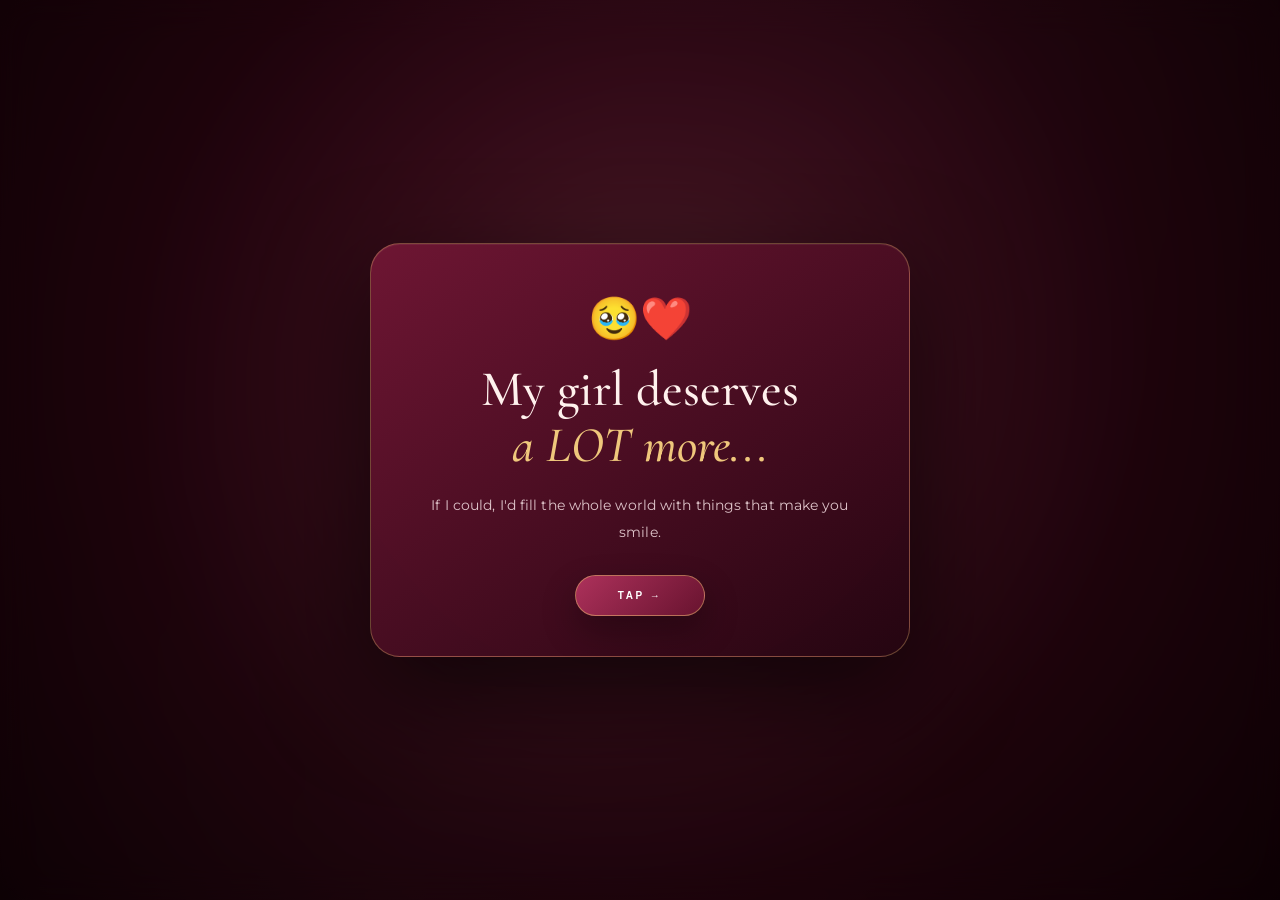
<file: gift.html>
```html
<!DOCTYPE html>
<html lang="en">
<head>
<meta charset="UTF-8">
<meta name="viewport" content="width=device-width, initial-scale=1.0, maximum-scale=1.0, user-scalable=no">
<meta name="theme-color" content="#170309">

<title>For My Tishuuu ❤️</title>

<!-- Elegant feminine typography -->
<link rel="preconnect" href="https://fonts.googleapis.com">
<link rel="preconnect" href="https://fonts.gstatic.com" crossorigin>
<link href="https://fonts.googleapis.com/css2?family=Cormorant+Garamond:wght@400;500;600;700&family=Montserrat:wght@400;500;600&display=swap" rel="stylesheet">

<style>
/* =========================================================
   RESET
========================================================= */
*{
    margin:0;
    padding:0;
    box-sizing:border-box;
}

html,
body{
    width:100%;
    height:100%;
    overflow:hidden;
}

body{
    font-family:"Montserrat",sans-serif;
    background:#160207;
    color:#f8ebe7;
    user-select:none;
    -webkit-user-select:none;
    -webkit-tap-highlight-color:transparent;
    touch-action:manipulation;
}

/* =========================================================
   APP
========================================================= */
#app{
    position:fixed;
    inset:0;
    overflow:hidden;

    background:
        radial-gradient(
            circle at 50% 40%,
            #741b3b 0%,
            #571027 29%,
            #310714 62%,
            #130106 100%
        );

    transition:opacity 1s ease;
}

#app::before{
    content:"";
    position:absolute;
    width:95vw;
    height:95vw;
    max-width:1000px;
    max-height:1000px;
    left:50%;
    top:43%;
    transform:translate(-50%,-50%);

    border-radius:50%;

    background:
        radial-gradient(
            circle,
            rgba(248,211,145,.14),
            rgba(213,92,135,.06) 38%,
            transparent 72%
        );

    filter:blur(45px);
    pointer-events:none;
}

#app::after{
    content:"";
    position:absolute;
    inset:0;

    pointer-events:none;

    background:
        linear-gradient(
            120deg,
            transparent 20%,
            rgba(255,255,255,.018) 50%,
            transparent 80%
        );
}

/* =========================================================
   PARTICLES
========================================================= */
#particles{
    position:absolute;
    inset:0;
    overflow:hidden;
    pointer-events:none;
}

.particle{
    position:absolute;

    width:3px;
    height:3px;

    border-radius:50%;

    background:#e8c47e;

    box-shadow:
        0 0 12px rgba(244,204,125,.9);

    animation:
        floatParticle 6s linear forwards;
}

@keyframes floatParticle{

    0%{
        opacity:0;
        transform:
            translateY(30px)
            scale(.3);
    }

    20%{
        opacity:.8;
    }

    100%{
        opacity:0;
        transform:
            translateY(-220px)
            scale(0);
    }
}

/* =========================================================
   INTRO
========================================================= */
.overlay{
    position:fixed;
    inset:0;
    z-index:100;

    display:flex;
    align-items:center;
    justify-content:center;

    padding:22px;

    background:rgba(7,1,4,.48);

    backdrop-filter:blur(18px);
    -webkit-backdrop-filter:blur(18px);

    opacity:0;
    visibility:hidden;

    transition:
        opacity .7s ease,
        visibility .7s ease;
}

.overlay.active{
    opacity:1;
    visibility:visible;
}

.popup{
    width:min(92%,540px);

    padding:
        48px
        30px
        40px;

    text-align:center;

    border:
        1px solid
        rgba(235,190,111,.34);

    border-radius:30px;

    background:
        linear-gradient(
            145deg,
            rgba(111,22,52,.98),
            rgba(37,5,17,.99)
        );

    box-shadow:
        0 35px 100px rgba(0,0,0,.62),
        inset 0 1px rgba(255,255,255,.06);

    transform:
        translateY(28px)
        scale(.94);

    transition:
        transform .7s
        cubic-bezier(.2,.8,.2,1);
}

.overlay.active .popup{
    transform:
        translateY(0)
        scale(1);
}

.popup-icon{
    font-size:42px;
    margin-bottom:20px;
}

.popup h1{
    font-family:"Cormorant Garamond",serif;

    font-size:
        clamp(36px,8vw,50px);

    line-height:1.03;

    font-weight:500;

    color:#fff1ed;
}

.popup h1 span{
    display:block;

    margin-top:5px;

    color:#efc77c;

    font-style:italic;
}

.popup p{
    width:min(100%,420px);

    margin:
        20px
        auto
        0;

    color:#dec3c9;

    font-family:"Montserrat",sans-serif;

    font-size:14px;

    line-height:1.9;

    letter-spacing:.1px;
}

.popup-button{
    margin-top:30px;

    min-width:130px;

    padding:
        14px
        32px;

    border:
        1px solid
        rgba(240,194,113,.5);

    border-radius:30px;

    background:
        linear-gradient(
            135deg,
            #ad315b,
            #68132f
        );

    color:#fff;

    font-size:10px;

    font-weight:600;

    letter-spacing:2.5px;

    cursor:pointer;

    box-shadow:
        0 15px 35px rgba(0,0,0,.3);

    transition:.3s ease;
}

.popup-button:hover{
    transform:translateY(-3px);
}

.popup-button:active{
    transform:scale(.96);
}

/* =========================================================
   EXPERIENCE
========================================================= */
#giftExperience{
    position:absolute;
    inset:0;

    opacity:0;
    visibility:hidden;

    transition:
        opacity .9s ease;
}

#giftExperience.active{
    opacity:1;
    visibility:visible;
}

/* =========================================================
   HEADER
========================================================= */
.gift-header{
    position:absolute;

    top:4%;

    left:50%;

    transform:translateX(-50%);

    width:92%;

    text-align:center;

    z-index:10;
}

.gift-header small{
    display:block;

    color:#d8ac68;

    font-size:9px;

    letter-spacing:4px;

    opacity:.84;
}

.gift-header h1{
    margin-top:8px;

    font-family:"Cormorant Garamond",serif;

    font-size:
        clamp(33px,8vw,50px);

    font-weight:500;

    color:#fae9e5;
}

.gift-header h1 span{
    color:#edc274;

    font-style:italic;
}

.decor-line{
    width:120px;

    height:1px;

    margin:
        12px
        auto
        0;

    background:
        linear-gradient(
            90deg,
            transparent,
            #dcae67,
            transparent
        );
}

/* =========================================================
   STAGE
========================================================= */
.stage{
    position:absolute;

    inset:
        16%
        4%
        3%;

    display:flex;

    flex-direction:column;

    align-items:center;

    justify-content:center;

    text-align:center;
}

/* =========================================================
   GIFT TEXT
========================================================= */
.gift-number{
    color:#d5a65d;

    font-size:9px;

    letter-spacing:4px;

    margin-bottom:10px;
}

.gift-kicker{
    font-family:"Cormorant Garamond",serif;

    color:#e5a7bd;

    font-size:18px;

    line-height:1.2;

    font-style:italic;

    margin-bottom:5px;
}

.gift-title{
    font-family:"Cormorant Garamond",serif;

    font-size:
        clamp(37px,8vw,53px);

    font-weight:500;

    color:#fff0ec;

    line-height:.98;

    letter-spacing:.2px;

    text-align:center;
}

.gift-description{
    width:min(92%,600px);

    margin:
        15px
        auto
        0;

    color:#e5ccd1;

    font-family:"Montserrat",sans-serif;

    font-size:
        clamp(13px,3vw,15px);

    line-height:1.85;

    letter-spacing:.1px;

    text-align:center;
}

/* =========================================================
   OBJECT PRESENTATION STAGE
========================================================= */
.object-area{
    position:relative;

    width:min(94vw,560px);

    height:260px;

    margin:
        8px
        auto
        0;

    display:flex;

    align-items:center;

    justify-content:center;

    text-align:center;
}

.object-area::before{
    content:"";

    position:absolute;

    width:310px;

    height:75px;

    left:50%;

    bottom:15px;

    transform:translateX(-50%);

    border-radius:50%;

    background:
        radial-gradient(
            ellipse,
            rgba(0,0,0,.62),
            transparent 70%
        );

    filter:blur(9px);

    pointer-events:none;
}

.object-area::after{
    content:"";

    position:absolute;

    width:250px;

    height:150px;

    left:50%;

    top:50%;

    transform:translate(-50%,-50%);

    border-radius:50%;

    background:
        radial-gradient(
            circle,
            rgba(238,190,106,.07),
            transparent 70%
        );

    filter:blur(15px);

    pointer-events:none;
}

/* =========================================================
   CANDLE
========================================================= */
.candle{
    position:relative;

    width:74px;
    height:120px;

    border-radius:
        9px
        9px
        14px
        14px;

    background:
        linear-gradient(
            90deg,
            #4d0c25,
            #a52c53 48%,
            #5e102d
        );

    box-shadow:
        inset 9px 0 18px rgba(255,255,255,.05),
        0 25px 45px rgba(0,0,0,.4);

    transition:
        filter .8s ease,
        box-shadow .8s ease;
}

.candle-top{
    position:absolute;

    top:-8px;

    left:50%;

    transform:translateX(-50%);

    width:78px;
    height:15px;

    border-radius:50%;

    background:#e8cfb2;
}

.wick{
    position:absolute;

    top:-25px;

    left:50%;

    transform:translateX(-50%);

    width:3px;
    height:18px;

    background:#20100f;

    border-radius:2px;
}

.flame{
    position:absolute;

    top:-63px;

    left:50%;

    width:24px;
    height:38px;

    transform:
        translateX(-50%)
        rotate(45deg)
        scale(.1);

    border-radius:
        70%
        20%
        70%
        20%;

    background:
        linear-gradient(
            135deg,
            #fff4aa,
            #f3a13c,
            #d83a31
        );

    box-shadow:
        0 0 20px #f3a541,
        0 0 65px rgba(245,165,67,.8);

    opacity:0;

    visibility:hidden;
}

.candle.lit{
    filter:
        drop-shadow(
            0 0 35px
            rgba(244,166,72,.55)
        );

    box-shadow:
        inset 9px 0 18px rgba(255,255,255,.05),
        0 0 70px rgba(238,159,62,.18),
        0 25px 45px rgba(0,0,0,.4);
}

.candle.lit .flame{
    opacity:1;

    visibility:visible;

    animation:
        igniteFlame .8s ease forwards,
        flameMove .13s infinite alternate .8s;
}

@keyframes igniteFlame{

    0%{
        opacity:0;

        transform:
            translateX(-50%)
            rotate(45deg)
            scale(.1);
    }

    55%{
        opacity:1;

        transform:
            translateX(-50%)
            rotate(45deg)
            scale(1.18);
    }

    100%{
        opacity:1;

        transform:
            translateX(-50%)
            rotate(45deg)
            scale(1);
    }
}

@keyframes flameMove{

    from{
        transform:
            translateX(-50%)
            rotate(40deg)
            scale(.94);
    }

    to{
        transform:
            translateX(-50%)
            rotate(50deg)
            scale(1.06);
    }
}

/* =========================================================
   PERFUME
========================================================= */
.perfume{
    position:relative;

    width:100px;
    height:125px;

    border-radius:
        12px
        12px
        17px
        17px;

    background:
        linear-gradient(
            135deg,
            #09080c,
            #40323f,
            #09080c
        );

    border:
        1px solid
        rgba(240,207,150,.5);

    box-shadow:
        inset 12px 0 22px rgba(255,255,255,.05),
        0 25px 40px rgba(0,0,0,.35);
}

.perfume::after{
    content:"CHANEL";

    position:absolute;

    left:0;
    right:0;
    top:51px;

    color:#ead29c;

    font-size:11px;

    letter-spacing:3px;
}

.perfume-cap{
    position:absolute;

    width:47px;
    height:31px;

    left:50%;
    top:-30px;

    transform:translateX(-50%);

    border-radius:
        5px
        5px
        2px
        2px;

    background:
        linear-gradient(
            90deg,
            #a77437,
            #f2d38c,
            #9a682d
        );

    transition:.5s ease;
}

.mist{
    position:absolute;

    width:190px;
    height:120px;

    left:50%;
    top:-30px;

    transform:translateX(-50%);

    opacity:0;

    pointer-events:none;
}

.mist span{
    position:absolute;

    width:55px;
    height:55px;

    border-radius:50%;

    background:
        rgba(238,225,207,.12);

    filter:blur(7px);
}

.mist span:nth-child(1){
    left:20px;
}

.mist span:nth-child(2){
    left:65px;
    top:-20px;
}

.mist span:nth-child(3){
    right:15px;
    top:10px;
}

.perfume.sprayed .perfume-cap{
    transform:
        translate(-50%,-22px)
        rotate(-12deg);
}

.perfume.sprayed .mist{
    animation:
        perfumeMist 1.2s ease forwards;
}

@keyframes perfumeMist{

    0%{
        opacity:0;

        transform:
            translateX(-50%)
            scale(.3);
    }

    35%{
        opacity:1;
    }

    100%{
        opacity:0;

        transform:
            translateX(-50%)
            translateY(-60px)
            scale(1.5);
    }
}

/* =========================================================
   MIRROR
========================================================= */
.mirror{
    width:155px;
    height:105px;

    border-radius:50%;

    border:
        8px solid
        #d3a35e;

    background:
        linear-gradient(
            135deg,
            #ffffff,
            #c3d2d7 30%,
            #7d939b 52%,
            #ffffff 70%
        );

    box-shadow:
        0 25px 45px rgba(0,0,0,.35),
        inset 0 0 20px rgba(255,255,255,.65);

    position:relative;

    overflow:hidden;

    transition:
        transform .6s ease;
}

.mirror::before{
    content:"LOOK CLOSER...";

    position:absolute;

    inset:0;

    display:flex;

    align-items:center;

    justify-content:center;

    color:rgba(71,25,38,.65);

    font-family:"Cormorant Garamond",serif;

    font-size:16px;

    letter-spacing:2px;

    opacity:0;

    transition:.5s ease;
}

.mirror::after{
    content:"";

    position:absolute;

    width:45px;
    height:170px;

    top:-30px;
    left:-60px;

    transform:rotate(25deg);

    background:
        rgba(255,255,255,.72);

    filter:blur(7px);
}

.mirror.shine{
    transform:
        scale(1.04);
}

.mirror.shine::before{
    opacity:1;
}

.mirror.shine::after{
    animation:
        mirrorSweep 1.2s ease forwards;
}

@keyframes mirrorSweep{
    to{
        left:190px;
    }
}

/* =========================================================
   SELF CARE
========================================================= */
.selfcare{
    position:relative;

    width:190px;
    height:120px;

    border-radius:12px;

    background:
        linear-gradient(
            135deg,
            #a96e27,
            #f2d17f,
            #b4772b
        );

    box-shadow:
        0 25px 45px rgba(0,0,0,.35);
}

.selfcare::before{
    content:"TISHUU";

    position:absolute;

    left:50%;
    top:50%;

    transform:
        translate(-50%,-50%);

    color:#50270e;

    font-family:"Cormorant Garamond",serif;

    letter-spacing:4px;

    font-size:20px;
}

.selfcare::after{
    content:"";

    position:absolute;

    top:0;
    bottom:0;

    left:50%;

    transform:translateX(-50%);

    width:18px;

    background:
        rgba(85,44,12,.22);
}

.selfcare.glow{
    animation:
        goldGlow 1.3s ease;
}

@keyframes goldGlow{

    50%{
        box-shadow:
            0 0 90px
            rgba(246,202,111,.85);
    }
}

/* =========================================================
   PLUSHIE
========================================================= */
.plushie{
    position:relative;

    width:165px;
    height:165px;

    border-radius:
        48%
        48%
        43%
        43%;

    background:
        radial-gradient(
            circle at 35% 25%,
            #e993aa,
            #a52b53 55%,
            #571029
        );

    box-shadow:
        inset 12px 14px 25px rgba(255,255,255,.08),
        0 30px 50px rgba(0,0,0,.4);

    transition:.3s ease;
}

.ear{
    position:absolute;

    width:65px;
    height:65px;

    border-radius:50%;

    background:#a72c55;

    top:-25px;
}

.ear.left{
    left:5px;
}

.ear.right{
    right:5px;
}

.eye{
    position:absolute;

    width:11px;
    height:14px;

    border-radius:50%;

    background:#260611;

    top:62px;
}

.eye.left{
    left:52px;
}

.eye.right{
    right:52px;
}

.mouth{
    position:absolute;

    width:28px;
    height:13px;

    left:50%;
    top:82px;

    transform:translateX(-50%);

    border-bottom:
        2px solid
        #3f0e1c;

    border-radius:50%;
}

.heart{
    position:absolute;

    bottom:29px;

    left:50%;

    transform:translateX(-50%);

    color:#f2b8c9;

    font-size:27px;
}

.plushie.bounce{
    animation:
        plushBounce .8s ease;
}

@keyframes plushBounce{

    0%{
        transform:translateY(0);
    }

    25%{
        transform:
            translateY(-23px)
            rotate(-5deg);
    }

    50%{
        transform:
            translateY(-5px)
            rotate(5deg);
    }

    70%{
        transform:
            translateY(-13px)
            rotate(-3deg);
    }

    100%{
        transform:
            translateY(0)
            rotate(0);
    }
}

/* =========================================================
   SCRUNCHIES
========================================================= */
.scrunchies{
    position:relative;

    width:290px;
    height:205px;

    display:flex;

    align-items:center;

    justify-content:center;

    gap:12px;

    filter:
        drop-shadow(
            0 25px 25px
            rgba(0,0,0,.35)
        );
}

.scrunchie{
    position:relative;

    width:122px;
    height:122px;

    border-radius:50%;

    transform:rotate(-10deg);

    background:
        radial-gradient(
            circle,
            transparent 0 34%,
            #08090b 35% 43%,
            #19191c 44% 49%,
            #050608 50% 57%,
            #252529 58% 62%,
            #07080a 63% 70%,
            transparent 71%
        );

    box-shadow:
        inset 10px 10px 18px rgba(255,255,255,.08),
        inset -10px -12px 20px rgba(0,0,0,.65),
        0 22px 35px rgba(0,0,0,.5);

    transition:
        transform .8s
        cubic-bezier(.2,.8,.2,1);
}

.scrunchie::before{
    content:"";

    position:absolute;

    inset:8px;

    border-radius:50%;

    background:
        repeating-conic-gradient(
            from 0deg,
            rgba(255,255,255,.10) 0deg 7deg,
            rgba(0,0,0,.05) 7deg 14deg
        );

    -webkit-mask:
        radial-gradient(
            circle,
            transparent 0 36%,
            #000 37% 65%,
            transparent 66%
        );

    mask:
        radial-gradient(
            circle,
            transparent 0 36%,
            #000 37% 65%,
            transparent 66%
        );

    opacity:.8;
}

.scrunchie::after{
    content:"";

    position:absolute;

    width:43px;
    height:43px;

    left:50%;
    top:50%;

    transform:
        translate(-50%,-50%);

    border-radius:50%;

    background:
        radial-gradient(
            circle at 35% 30%,
            #29292c,
            #050608 70%
        );

    border:
        2px solid
        rgba(255,255,255,.08);

    box-shadow:
        inset 4px 4px 8px rgba(255,255,255,.06),
        inset -5px -5px 8px rgba(0,0,0,.7);
}

.scrunchie.gold{
    transform:
        rotate(11deg)
        translateY(5px);

    background:
        radial-gradient(
            circle,
            transparent 0 34%,
            #8d5a1d 35% 40%,
            #f5d88d 41% 47%,
            #b77b2b 48% 54%,
            #ffe6a4 55% 59%,
            #8b561b 60% 69%,
            transparent 70%
        );
}

.scrunchie.gold::before{
    background:
        repeating-conic-gradient(
            from 0deg,
            rgba(255,255,255,.32) 0deg 6deg,
            rgba(91,52,12,.05) 6deg 14deg
        );
}

.scrunchie.gold::after{
    background:
        radial-gradient(
            circle at 35% 30%,
            #f2d187,
            #7c4b15 70%
        );

    border:
        2px solid
        rgba(255,224,155,.35);
}

.scrunchie-label{
    position:absolute;

    bottom:0;

    left:50%;

    transform:
        translateX(-50%);

    width:100%;

    color:#cfae73;

    font-size:8px;

    letter-spacing:3px;

    text-transform:uppercase;

    opacity:.8;
}

.scrunchies.active .scrunchie.black{
    animation:
        satinBlackReveal
        1s
        cubic-bezier(.2,.8,.2,1);
}

.scrunchies.active .scrunchie.gold{
    animation:
        goldScrunchieReveal
        1s
        cubic-bezier(.2,.8,.2,1);
}

@keyframes satinBlackReveal{

    0%{
        transform:
            translateX(30px)
            rotate(-25deg)
            scale(.75);

        opacity:.2;
    }

    60%{
        transform:
            translateX(-7px)
            rotate(4deg)
            scale(1.08);
    }

    100%{
        transform:
            translateX(0)
            rotate(-10deg)
            scale(1);

        opacity:1;
    }
}

@keyframes goldScrunchieReveal{

    0%{
        transform:
            translateX(-30px)
            rotate(25deg)
            scale(.75);

        opacity:.2;
    }

    60%{
        transform:
            translateX(7px)
            rotate(-4deg)
            scale(1.08);
    }

    100%{
        transform:
            translateX(0)
            rotate(11deg)
            scale(1);

        opacity:1;
    }
}

.scrunchies.shimmer::after{
    content:"";

    position:absolute;

    width:80px;
    height:240px;

    top:-25px;
    left:20%;

    transform:rotate(25deg);

    background:
        linear-gradient(
            90deg,
            transparent,
            rgba(255,239,190,.42),
            transparent
        );

    filter:blur(8px);

    animation:
        accessoryShimmer
        1.4s
        ease forwards;

    pointer-events:none;
}

@keyframes accessoryShimmer{

    from{
        left:-25%;
        opacity:0;
    }

    25%{
        opacity:1;
    }

    to{
        left:115%;
        opacity:0;
    }
}

/* =========================================================
   CHOCOLATE
========================================================= */
.chocolate{
    position:relative;

    width:210px;
    height:145px;

    border-radius:14px;

    background:
        linear-gradient(
            145deg,
            #4c091e,
            #8f1f43 48%,
            #4b081e
        );

    border:
        2px solid
        #d7a65d;

    box-shadow:
        0 30px 55px rgba(0,0,0,.5),
        inset 0 1px rgba(255,255,255,.12);

    transition:
        transform .8s
        cubic-bezier(.2,.8,.2,1);
}

.chocolate-title{
    position:absolute;

    top:19px;

    left:0;
    right:0;

    color:#f4d79d;

    font-family:"Cormorant Garamond",serif;

    font-size:23px;

    letter-spacing:3px;
}

.chocolate-grid{
    position:absolute;

    left:50%;

    bottom:16px;

    transform:translateX(-50%);

    display:grid;

    grid-template-columns:
        repeat(5,28px);

    gap:4px;
}

.choco{
    width:28px;
    height:28px;

    border-radius:5px;

    background:
        linear-gradient(
            135deg,
            #6f321b,
            #341208
        );

    box-shadow:
        inset 3px 3px 5px rgba(255,255,255,.08),
        3px 4px 6px rgba(0,0,0,.35);
}

.chocolate.open{
    animation:
        chocolateSnap .9s
        cubic-bezier(.2,.8,.2,1);
}

.chocolate.open .choco{
    animation:
        chocolateReveal
        .7s
        ease both;
}

.chocolate.open .choco:nth-child(2){
    animation-delay:.08s;
}

.chocolate.open .choco:nth-child(3){
    animation-delay:.16s;
}

.chocolate.open .choco:nth-child(4){
    animation-delay:.24s;
}

.chocolate.open .choco:nth-child(5){
    animation-delay:.32s;
}

@keyframes chocolateSnap{

    25%{
        transform:
            rotate(-5deg)
            translateY(-9px);
    }

    50%{
        transform:
            rotate(4deg)
            translateY(-4px);
    }

    100%{
        transform:
            rotate(0)
            translateY(0);
    }
}

@keyframes chocolateReveal{

    0%{
        transform:
            translateY(10px)
            scale(.7);

        opacity:.2;
    }

    100%{
        transform:
            translateY(0)
            scale(1);

        opacity:1;
    }
}

/* =========================================================
   BRACELET
========================================================= */
.bracelet{
    position:relative;

    width:320px;
    height:225px;

    display:flex;

    align-items:center;

    justify-content:center;

    perspective:1000px;

    transform:
        translateY(12px)
        scale(.96);

    transition:
        transform 1s
        cubic-bezier(.2,.8,.2,1);
}

.bracelet.reveal{
    animation:
        braceletEntrance
        1.4s
        cubic-bezier(.2,.8,.2,1);
}

@keyframes braceletEntrance{

    0%{
        opacity:0;

        transform:
            translateY(55px)
            scale(.7);
    }

    65%{
        transform:
            translateY(-5px)
            scale(1.04);
    }

    100%{
        opacity:1;

        transform:
            translateY(12px)
            scale(.96);
    }
}

.bracelet::before{
    content:"";

    position:absolute;

    width:285px;
    height:68px;

    left:50%;
    bottom:5px;

    transform:translateX(-50%);

    border-radius:50%;

    background:
        radial-gradient(
            ellipse,
            rgba(0,0,0,.72),
            transparent 70%
        );

    filter:blur(8px);
}

.pearl-strand{
    position:absolute;

    width:220px;
    height:150px;

    left:50%;
    top:49%;

    transform:
        translate(-50%,-50%)
        rotate(-4deg);

    border:
        8px solid transparent;

    border-radius:50%;

    background:#28130f;

    box-shadow:
        0 12px 18px rgba(0,0,0,.5);
}

.pearl{
    position:absolute;

    width:37px;
    height:37px;

    border-radius:50%;

    background:
        radial-gradient(
            circle at 30% 25%,
            #ffffff 0%,
            #fffefa 17%,
            #e9e4da 48%,
            #c8c2b8 75%,
            #8d8881 100%
        );

    border:
        1px solid
        rgba(255,255,255,.7);

    box-shadow:
        inset 5px 5px 8px rgba(255,255,255,.8),
        inset -6px -7px 9px rgba(80,70,63,.28),
        0 6px 10px rgba(0,0,0,.38);

    z-index:3;
}

.pearl::after{
    content:"";

    position:absolute;

    width:8px;
    height:6px;

    left:8px;
    top:7px;

    border-radius:50%;

    background:
        rgba(255,255,255,.85);

    filter:blur(1px);
}

.pearl.p1{left:5px;top:54px;}
.pearl.p2{left:18px;top:22px;}
.pearl.p3{left:51px;top:0;}
.pearl.p4{left:91px;top:-8px;}
.pearl.p5{left:132px;top:2px;}
.pearl.p6{left:166px;top:24px;}
.pearl.p7{left:180px;top:57px;}
.pearl.p8{left:169px;top:91px;}
.pearl.p9{left:132px;top:111px;}
.pearl.p10{left:91px;top:118px;}
.pearl.p11{left:50px;top:108px;}
.pearl.p12{left:19px;top:91px;}

.gold-spacer{
    position:absolute;

    width:15px;
    height:15px;

    border-radius:50%;

    background:
        radial-gradient(
            circle at 30% 25%,
            #fff0b0,
            #dca64d 40%,
            #81501c 100%
        );

    border:
        1px solid
        rgba(255,230,164,.65);

    box-shadow:
        inset 2px 2px 3px rgba(255,255,255,.55),
        0 3px 5px rgba(0,0,0,.4);

    z-index:4;
}

.gold-spacer.s1{left:35px;top:31px;}
.gold-spacer.s2{left:76px;top:5px;}
.gold-spacer.s3{left:116px;top:-3px;}
.gold-spacer.s4{left:158px;top:12px;}
.gold-spacer.s5{left:184px;top:47px;}
.gold-spacer.s6{left:155px;top:105px;}
.gold-spacer.s7{left:111px;top:123px;}
.gold-spacer.s8{left:68px;top:111px;}
.gold-spacer.s9{left:31px;top:78px;}

.pearl-charm{
    position:absolute;

    width:54px;
    height:54px;

    left:50%;
    top:50%;

    transform:
        translate(-50%,-50%);

    border-radius:50%;

    background:
        radial-gradient(
            circle at 32% 25%,
            #fff1b0,
            #e2b85f 32%,
            #a66c22 70%,
            #6e4316 100%
        );

    border:
        2px solid
        #f5d991;

    box-shadow:
        inset 4px 4px 8px rgba(255,255,255,.45),
        inset -7px -7px 10px rgba(80,43,10,.4),
        0 0 25px rgba(241,197,102,.35),
        0 10px 15px rgba(0,0,0,.4);

    z-index:10;
}

.pearl-charm::before{
    content:"T";

    position:absolute;

    left:50%;
    top:50%;

    transform:
        translate(-50%,-52%);

    color:#fff1bf;

    font-family:"Cormorant Garamond",serif;

    font-size:27px;

    font-style:italic;
}

.pearl-charm::after{
    content:"";

    position:absolute;

    width:13px;
    height:8px;

    left:11px;
    top:9px;

    border-radius:50%;

    background:
        rgba(255,255,255,.65);

    filter:blur(1px);
}

.bracelet.shimmer .pearl{
    animation:
        pearlShine
        1.5s
        ease-in-out
        infinite;
}

.bracelet.shimmer .pearl:nth-child(2){
    animation-delay:.12s;
}

.bracelet.shimmer .pearl:nth-child(3){
    animation-delay:.24s;
}

.bracelet.shimmer .pearl:nth-child(4){
    animation-delay:.36s;
}

.bracelet.shimmer .pearl:nth-child(5){
    animation-delay:.48s;
}

.bracelet.shimmer .pearl:nth-child(6){
    animation-delay:.60s;
}

.bracelet.shimmer .pearl:nth-child(7){
    animation-delay:.72s;
}

.bracelet.shimmer .pearl:nth-child(8){
    animation-delay:.84s;
}

.bracelet.shimmer .pearl:nth-child(9){
    animation-delay:.96s;
}

.bracelet.shimmer .pearl:nth-child(10){
    animation-delay:1.08s;
}

.bracelet.shimmer .pearl:nth-child(11){
    animation-delay:1.20s;
}

.bracelet.shimmer .pearl:nth-child(12){
    animation-delay:1.32s;
}

@keyframes pearlShine{

    50%{
        filter:
            brightness(1.42)
            drop-shadow(
                0 0 12px
                rgba(255,245,210,.6)
            );
    }
}

.bracelet.shimmer .pearl-charm{
    animation:
        charmGlow
        1.5s
        ease-in-out
        infinite
        alternate;
}

@keyframes charmGlow{

    from{
        box-shadow:
            inset 4px 4px 8px rgba(255,255,255,.45),
            inset -7px -7px 10px rgba(80,43,10,.4),
            0 0 20px rgba(241,197,102,.25),
            0 10px 15px rgba(0,0,0,.4);
    }

    to{
        box-shadow:
            inset 4px 4px 8px rgba(255,255,255,.55),
            inset -7px -7px 10px rgba(80,43,10,.4),
            0 0 48px rgba(241,197,102,.85),
            0 10px 15px rgba(0,0,0,.4);
    }
}

/* =========================================================
   INTERACTION BUTTON
========================================================= */
.interact-button{
    margin-top:4px;

    min-height:46px;

    padding:
        13px
        28px;

    border:
        1px solid
        rgba(228,179,98,.48);

    border-radius:28px;

    background:
        linear-gradient(
            135deg,
            rgba(113,21,50,.85),
            rgba(57,7,25,.88)
        );

    color:#f3d18d;

    font-family:"Montserrat",sans-serif;

    font-size:10px;

    font-weight:600;

    letter-spacing:2px;

    cursor:pointer;

    box-shadow:
        0 12px 30px rgba(0,0,0,.24);

    transition:
        transform .3s ease,
        background .3s ease;
}

.interact-button:hover{
    transform:translateY(-2px);

    background:
        rgba(130,25,60,.7);
}

.interact-button:active{
    transform:scale(.96);
}

.interact-button.done{
    display:none;
}

/* =========================================================
   REACTION
========================================================= */
.reaction{
    width:min(94%,650px);

    min-height:105px;

    margin-top:10px;

    opacity:0;

    transform:translateY(18px);

    pointer-events:none;

    transition:
        opacity .8s ease,
        transform .8s ease;
}

.reaction.show{
    opacity:1;

    transform:translateY(0);

    pointer-events:auto;
}

.reaction-title{
    font-family:"Cormorant Garamond",serif;

    color:#f2ce83;

    font-size:
        clamp(23px,5vw,30px);

    line-height:1.15;

    text-align:center;

    font-weight:600;
}

.reaction-text{
    width:min(100%,560px);

    margin:
        9px
        auto
        0;

    color:#ead7da;

    font-family:"Montserrat",sans-serif;

    font-size:
        clamp(12px,3vw,14px);

    line-height:1.8;

    text-align:center;
}

.next-button{
    margin-top:14px;

    min-height:42px;

    padding:
        11px
        25px;

    border:
        1px solid
        rgba(226,179,98,.45);

    border-radius:24px;

    background:
        linear-gradient(
            135deg,
            #9c2850,
            #62122d
        );

    color:#fff;

    font-family:"Montserrat",sans-serif;

    font-size:9px;

    letter-spacing:2px;

    cursor:pointer;

    opacity:0;

    animation:
        revealNext
        .8s ease .5s forwards;
}

@keyframes revealNext{
    to{
        opacity:1;
    }
}

/* =========================================================
   TRANSITION
========================================================= */
#giftExperience.gift-transition{
    opacity:0;
    transform:scale(.985);
}

#giftExperience.gift-enter{
    animation:
        giftEnter
        .8s
        cubic-bezier(.2,.8,.2,1);
}

@keyframes giftEnter{

    from{
        opacity:0;
        transform:
            scale(.985)
            translateY(10px);
    }

    to{
        opacity:1;
        transform:
            scale(1)
            translateY(0);
    }
}

/* =========================================================
   FINAL SCREEN
========================================================= */
.final-screen{
    position:fixed;

    inset:0;

    z-index:150;

    display:flex;

    align-items:center;

    justify-content:center;

    text-align:center;

    padding:25px;

    background:
        radial-gradient(
            circle,
            rgba(105,18,47,.98),
            rgba(20,2,9,.995)
        );

    opacity:0;

    visibility:hidden;

    transition:
        opacity 1s ease,
        visibility 1s ease;
}

.final-screen.active{
    opacity:1;

    visibility:visible;
}

.final-content{
    width:min(92%,680px);

    text-align:center;
}

.final-heart{
    font-size:47px;

    margin-bottom:22px;
}

.final-content h2{
    font-family:"Cormorant Garamond",serif;

    font-weight:500;

    font-size:
        clamp(38px,8vw,58px);

    line-height:1.02;

    color:#f8e8e5;
}

.final-content h2 span{
    display:block;

    color:#efc477;

    font-style:italic;

    margin-top:9px;
}

.final-content p{
    width:min(100%,560px);

    margin:
        21px
        auto
        0;

    color:#dec1c8;

    font-family:"Montserrat",sans-serif;

    font-size:
        clamp(13px,3vw,15px);

    line-height:1.9;
}

.final-step{
    display:inline-block;

    margin-top:26px;

    color:#e2b56b;

    font-size:10px;

    letter-spacing:2.5px;

    cursor:pointer;

    animation:
        gentlePulse
        2s infinite;
}

@keyframes gentlePulse{

    50%{
        opacity:.42;
    }
}

/* =========================================================
   ALBUM
========================================================= */
.album-screen{
    position:fixed;

    inset:0;

    z-index:200;

    display:flex;

    align-items:center;

    justify-content:center;

    text-align:center;

    background:
        radial-gradient(
            circle at center,
            #68152f,
            #310713 60%,
            #110106
        );

    opacity:0;

    visibility:hidden;

    transition:
        opacity 1.2s ease,
        visibility 1.2s ease;
}

.album-screen.active{
    opacity:1;

    visibility:visible;
}

.album-wrapper{
    width:100%;

    text-align:center;
}

.album{
    position:relative;

    width:min(70vw,360px);

    height:min(88vw,470px);

    margin:auto;

    perspective:1200px;

    cursor:pointer;

    transform:
        translateY(70px)
        scale(.82);

    opacity:0;

    transition:
        1.2s
        cubic-bezier(.2,.8,.2,1);
}

.album-screen.active .album{
    opacity:1;

    transform:
        translateY(0)
        scale(1);
}

.album-pages{
    position:absolute;

    inset:
        5px
        8px
        5px
        10px;

    border-radius:4px;

    background:
        linear-gradient(
            135deg,
            #f3e6d3,
            #d8c5aa
        );
}

.album-cover{
    position:absolute;

    inset:0;

    z-index:2;

    border-radius:
        7px
        15px
        15px
        7px;

    background:
        linear-gradient(
            135deg,
            #68122f,
            #92264b 45%,
            #4d0a22
        );

    border:
        2px solid
        #c99755;

    box-shadow:
        18px 30px 55px rgba(0,0,0,.55),
        inset 10px 0 25px rgba(255,255,255,.05);

    transform-origin:left center;

    transition:
        1.3s
        cubic-bezier(.2,.8,.2,1);
}

.album.open .album-cover{
    transform:rotateY(-145deg);
}

.album-cover::before{
    content:"";

    position:absolute;

    inset:18px;

    border:
        1px solid
        rgba(232,188,111,.55);

    border-radius:5px;
}

.album-title{
    position:absolute;

    left:50%;
    top:40%;

    transform:
        translateX(-50%);

    width:90%;

    color:#f0d09a;

    text-align:center;
}

.album-title strong{
    display:block;

    font-family:"Cormorant Garamond",serif;

    font-size:46px;

    font-weight:500;

    letter-spacing:7px;
}

.album-title span{
    display:block;

    margin-top:12px;

    font-size:9px;

    letter-spacing:3px;
}

.album-heart{
    position:absolute;

    left:50%;
    bottom:45px;

    transform:
        translateX(-50%);

    font-size:28px;

    color:#dfb56b;
}

.album-hint{
    margin-top:25px;

    color:#dcb06a;

    font-size:9px;

    letter-spacing:3px;

    text-transform:uppercase;

    animation:
        hintPulse
        2s infinite;
}

@keyframes hintPulse{

    50%{
        opacity:.35;
    }
}

/* =========================================================
   MOBILE
========================================================= */
@media(max-width:600px){

    .gift-header{
        top:3.2%;
    }

    .gift-header small{
        font-size:8px;
        letter-spacing:3px;
    }

    .gift-header h1{
        font-size:32px;
    }

    .stage{
        inset:
            15%
            4%
            2.5%;
    }

    .gift-number{
        margin-bottom:7px;
    }

    .gift-kicker{
        font-size:17px;
    }

    .gift-title{
        font-size:37px;
    }

    .gift-description{
        width:min(92%,500px);

        font-size:13px;

        line-height:1.75;

        margin-top:13px;
    }

    .object-area{
        height:215px;

        margin-top:3px;
    }

    .object-area::before{
        width:250px;
    }

    .candle{
        transform:scale(.82);
    }

    .perfume{
        transform:scale(.82);
    }

    .mirror{
        transform:scale(.78);
    }

    .selfcare{
        transform:scale(.78);
    }

    .plushie{
        transform:scale(.78);
    }

    .scrunchies{
        transform:scale(.72);
    }

    .chocolate{
        transform:scale(.82);
    }

    .bracelet{
        transform:
            translateY(8px)
            scale(.70);
    }

    .interact-button{
        padding:
            12px
            22px;

        font-size:8px;
    }

    .reaction{
        min-height:96px;
    }

    .reaction-title{
        font-size:23px;
    }

    .reaction-text{
        font-size:11.5px;

        line-height:1.7;
    }

    .next-button{
        font-size:8px;
    }
}

/* =========================================================
   VERY SMALL HEIGHT
========================================================= */
@media(max-height:700px){

    .gift-header{
        top:2.2%;
    }

    .stage{
        inset:
            13.5%
            3%
            1.5%;
    }

    .gift-kicker{
        font-size:15px;
    }

    .gift-title{
        font-size:33px;
    }

    .gift-description{
        font-size:11.5px;

        line-height:1.55;

        margin-top:8px;
    }

    .object-area{
        height:180px;
    }

    .interact-button{
        margin-top:0;
    }

    .reaction{
        margin-top:4px;
    }

    .reaction-title{
        font-size:21px;
    }

    .reaction-text{
        font-size:10.5px;
    }

    .final-content h2{
        font-size:36px;
    }
}

/* =========================================================
   REDUCED MOTION
========================================================= */
@media(prefers-reduced-motion:reduce){

    *,
    *::before,
    *::after{
        animation-duration:.01ms!important;
        animation-iteration-count:1!important;
        transition-duration:.01ms!important;
    }
}
</style>
</head>

<body>

<div id="app">

<div id="particles"></div>

<!-- =====================================================
     INTRO
===================================================== -->
<div class="overlay active" id="intro">

    <div class="popup">

        <div class="popup-icon" id="introIcon">
            🥹❤️
        </div>

        <h1 id="introTitle">
            My girl deserves
            <span>a LOT more...</span>
        </h1>

        <p id="introText">
            If I could, I'd fill the whole world
            with things that make you smile.
        </p>

        <button
            class="popup-button"
            id="introButton"
        >
            TAP →
        </button>

    </div>

</div>


<!-- =====================================================
     GIFT EXPERIENCE
===================================================== -->
<section id="giftExperience">

<header class="gift-header">

    <small>
        ✦ SOMETHING SPECIAL ✦
    </small>

    

    <div class="decor-line"></div>

</header>


<main class="stage">

    <div
        class="gift-number"
        id="giftNumber"
    >
        01 / 08
    </div>

    <div
        class="gift-kicker"
        id="giftKicker"
    >
        A little warmth...
    </div>

    <h2
        class="gift-title"
        id="giftTitle"
    >
        A Little Warmth
    </h2>

    <p
        class="gift-description"
        id="giftDescription"
    >
        For the girl who somehow makes every place feel warmer.
    </p>

    <div
        class="object-area"
        id="objectArea"
    ></div>

    <button
        class="interact-button"
        id="interactButton"
    >
        TOUCH TO LIGHT 🕯️
    </button>

    <div
        class="reaction"
        id="reaction"
    >

        <div
            class="reaction-title"
            id="reactionTitle"
        ></div>

        <div
            class="reaction-text"
            id="reactionText"
        ></div>

        <button
            class="next-button"
            id="nextButton"
        >
            NEXT LITTLE GIFT →
        </button>

    </div>

</main>

</section>


<!-- =====================================================
     FINAL
===================================================== -->
<section
    class="final-screen"
    id="finalScreen"
>

<div class="final-content">

    <div class="final-heart">
        🥹❤️
    </div>

    <h2 id="finalTitle">
        These little gifts...
        <span>were never really the point.</span>
    </h2>

    <p id="finalText">
        Because the best gift
        I've ever received
        wasn't something I could buy.
    </p>

    <div
        class="final-step"
        id="finalStep"
    >
        TAP...
    </div>

</div>

</section>


<!-- =====================================================
     ALBUM
===================================================== -->
<section
    class="album-screen"
    id="albumScreen"
>

<div class="album-wrapper">

    <div
        class="album"
        id="album"
    >

        <div class="album-pages"></div>

        <div class="album-cover">

            <div class="album-title">

                <strong>
                    T + R
                </strong>

                <span>
                    OUR LITTLE UNIVERSE
                </span>

            </div>

            <div class="album-heart">
                ♡
            </div>

        </div>

    </div>

    <div class="album-hint">
        TAP TO OPEN OUR STORY
    </div>

</div>

</section>

</div>


<script>
/* =========================================================
   AUDIO ENGINE
========================================================= */

let audioContext = null;
let masterGain = null;
let musicGain = null;
let effectGain = null;

let musicStarted = false;
let musicTimer = null;

function initAudio(){

    if(audioContext) return;

    const AudioClass =
        window.AudioContext ||
        window.webkitAudioContext;

    if(!AudioClass) return;

    audioContext =
        new AudioClass();

    masterGain =
        audioContext.createGain();

    musicGain =
        audioContext.createGain();

    effectGain =
        audioContext.createGain();

    masterGain.gain.value = .92;

    musicGain.gain.value = .38;

    effectGain.gain.value = .50;

    musicGain.connect(
        masterGain
    );

    effectGain.connect(
        masterGain
    );

    masterGain.connect(
        audioContext.destination
    );
}


async function unlockAudio(){

    initAudio();

    if(!audioContext) return;

    if(
        audioContext.state ===
        "suspended"
    ){

        try{
            await audioContext.resume();
        }
        catch(error){
            console.warn(
                "Audio could not start.",
                error
            );
        }
    }
}


/* =========================================================
   TONE
========================================================= */

function playTone(
    frequency,
    duration,
    type="sine",
    volume=.04,
    destination=null,
    delay=0
){

    if(!audioContext) return;

    destination =
        destination ||
        effectGain;

    const now =
        audioContext.currentTime +
        delay;

    const oscillator =
        audioContext.createOscillator();

    const gain =
        audioContext.createGain();

    oscillator.type =
        type;

    oscillator.frequency.setValueAtTime(
        frequency,
        now
    );

    gain.gain.setValueAtTime(
        .0001,
        now
    );

    gain.gain.exponentialRampToValueAtTime(
        volume,
        now + .06
    );

    gain.gain.exponentialRampToValueAtTime(
        .0001,
        now + duration
    );

    oscillator.connect(gain);

    gain.connect(destination);

    oscillator.start(now);

    oscillator.stop(
        now + duration + .05
    );
}


/* =========================================================
   BGM
========================================================= */

function startMusic(){

    if(
        musicStarted ||
        !audioContext
    ){
        return;
    }

    musicStarted = true;

    const chords = [

        [
            261.63,
            329.63,
            392.00,
            493.88
        ],

        [
            220.00,
            261.63,
            329.63,
            392.00
        ],

        [
            174.61,
            220.00,
            261.63,
            329.63
        ],

        [
            196.00,
            246.94,
            293.66,
            392.00
        ]

    ];

    let index = 0;

    function playChord(){

        if(!audioContext) return;

        const chord =
            chords[
                index %
                chords.length
            ];

        chord.forEach(
            (note,i)=>{

                playTone(
                    note,
                    1.8,
                    "sine",
                    .022,
                    musicGain,
                    i*.06
                );

            }
        );

        playTone(
            chord[3]*2,
            .7,
            "triangle",
            .013,
            musicGain,
            .25
        );

        playTone(
            chord[2]*2,
            .8,
            "triangle",
            .010,
            musicGain,
            .95
        );

        playTone(
            chord[0]/2,
            1.7,
            "sine",
            .016,
            musicGain
        );

        index++;
    }

    playChord();

    musicTimer =
        setInterval(
            playChord,
            1760
        );
}


/* =========================================================
   SOUND EFFECTS
========================================================= */

function tapSound(){

    playTone(
        700,
        .07,
        "sine",
        .045
    );

    playTone(
        1000,
        .10,
        "sine",
        .022,
        effectGain,
        .05
    );
}


function sparkle(){

    playTone(
        880,
        .13,
        "sine",
        .04
    );

    playTone(
        1174.66,
        .18,
        "sine",
        .03,
        effectGain,
        .09
    );

    playTone(
        1567.98,
        .3,
        "sine",
        .022,
        effectGain,
        .18
    );
}


function candleSound(){

    playTone(
        180,
        .12,
        "triangle",
        .018
    );

    playTone(
        392,
        .45,
        "sine",
        .035,
        effectGain,
        .12
    );

    playTone(
        587.33,
        .7,
        "sine",
        .03,
        effectGain,
        .2
    );
}


function perfumeSound(){

    playTone(
        160,
        .35,
        "sawtooth",
        .012
    );

    playTone(
        1250,
        .12,
        "sine",
        .035,
        effectGain,
        .1
    );
}


function plushSound(){

    playTone(
        330,
        .12,
        "triangle",
        .045
    );

    playTone(
        440,
        .15,
        "triangle",
        .035,
        effectGain,
        .08
    );

    playTone(
        587,
        .2,
        "triangle",
        .025,
        effectGain,
        .17
    );
}


function accessorySound(){

    playTone(
        523.25,
        .18,
        "sine",
        .035
    );

    playTone(
        659.25,
        .24,
        "sine",
        .03,
        effectGain,
        .1
    );

    playTone(
        783.99,
        .35,
        "sine",
        .025,
        effectGain,
        .22
    );

    playTone(
        1046.5,
        .55,
        "sine",
        .018,
        effectGain,
        .36
    );
}


function braceletSound(){

    playTone(
        392,
        .2,
        "sine",
        .025
    );

    playTone(
        523.25,
        .35,
        "sine",
        .035,
        effectGain,
        .12
    );

    playTone(
        659.25,
        .45,
        "sine",
        .03,
        effectGain,
        .25
    );

    playTone(
        783.99,
        .65,
        "sine",
        .025,
        effectGain,
        .42
    );

    playTone(
        1046.5,
        .9,
        "sine",
        .018,
        effectGain,
        .58
    );
}


function chocolateSound(){

    playTone(
        145,
        .08,
        "triangle",
        .045
    );

    playTone(
        290,
        .12,
        "triangle",
        .035,
        effectGain,
        .07
    );

    playTone(
        580,
        .18,
        "sine",
        .028,
        effectGain,
        .15
    );
}


function finalSound(){

    playTone(
        261.63,
        .7,
        "sine",
        .035
    );

    playTone(
        329.63,
        .8,
        "sine",
        .03,
        effectGain,
        .15
    );

    playTone(
        392,
        .9,
        "sine",
        .026,
        effectGain,
        .3
    );

    playTone(
        523.25,
        1.1,
        "sine",
        .025,
        effectGain,
        .45
    );
}


/* =========================================================
   PARTICLES
========================================================= */

const particles =
    document.getElementById(
        "particles"
    );

function createParticle(){

    const p =
        document.createElement(
            "div"
        );

    p.className =
        "particle";

    p.style.left =
        Math.random()*100 +
        "%";

    p.style.bottom =
        (-5 +
        Math.random()*10) +
        "%";

    p.style.animationDuration =
        4 +
        Math.random()*4 +
        "s";

    particles.appendChild(p);

    setTimeout(
        ()=>p.remove(),
        8500
    );
}

setInterval(
    createParticle,
    500
);


/* =========================================================
   INTRO
========================================================= */

const introSteps = [

    {
        icon:"🥹❤️",

        title:
            "My girl deserves <span>a LOT more...</span>",

        text:
            "If I could, I'd fill the whole world with little things that make you smile.",

        button:
            "TAP →"
    },

    {
        icon:"✨",

        title:
            "But for this birthday...",

        text:
            "I've brought you a few tiny surprises — each one chosen with you in mind.",

        button:
            "TAP →"
    },

    {
        icon:"🎁❤️",

        title:
            "Wanna see themmm?",

        text:
            "Come on... there's a little something waiting for you.",

        button:
            "YES ❤️"
    }

];

let introIndex = 0;

const intro =
    document.getElementById(
        "intro"
    );

const introIcon =
    document.getElementById(
        "introIcon"
    );

const introTitle =
    document.getElementById(
        "introTitle"
    );

const introText =
    document.getElementById(
        "introText"
    );

const introButton =
    document.getElementById(
        "introButton"
    );

introButton.addEventListener(
    "click",
    async()=>{

        await unlockAudio();

        startMusic();

        tapSound();

        introIndex++;

        if(
            introIndex <
            introSteps.length
        ){

            const step =
                introSteps[
                    introIndex
                ];

            introIcon.innerHTML =
                step.icon;

            introTitle.innerHTML =
                step.title;

            introText.textContent =
                step.text;

            introButton.textContent =
                step.button;

        }
        else{

            intro.classList.remove(
                "active"
            );

            setTimeout(
                beginExperience,
                700
            );
        }
    }
);


/* =========================================================
   GIFT DATA
========================================================= */

const gifts = [

{
    number:"01 / 08",

    kicker:
        "A little warmth...",

    title:
        "A Little Warmth",

    description:
        "For the girl who has this beautiful way of making even ordinary moments feel warm and special.",

    button:
        "LIGHT IT FOR ME 🕯️",

    type:
        "candle",

    reactionTitle:
        "LIT FOR MY TISHUUU ❤️",

    reactionText:
        "A tiny flame for the warmth you bring into my life. I hope it reminds you that you make my world a little brighter just by being in it."
},

{
    number:"02 / 08",

    kicker:
        "Something elegant...",

    title:
        "A Little Luxury",

    description:
        "A delicate fragrance for someone whose presence already has a way of lingering long after she leaves.",

    button:
        "TOUCH TO SPRAY ✨",

    type:
        "perfume",

    reactionTitle:
        "Elegance looks good on you. ✨",

    reactionText:
        "You already have your own charm. This is simply a little touch of luxury to match the woman wearing it."
},

{
    number:"03 / 08",

    kicker:
        "Look a little closer...",

    title:
        "A Mirror For You",

    description:
        "Because sometimes the prettiest things in the room deserve to stop and look at themselves.",

    button:
        "TOUCH TO SHINE 🪞",

    type:
        "mirror",

    reactionTitle:
        "No filter. No editing. ❤️",

    reactionText:
        "Just my beautiful girl. And honestly, I hope you always see even a little of what I see when I look at you."
},

{
    number:"04 / 08",

    kicker:
        "Time to be pampered...",

    title:
        "A Little Self-Care",

    description:
        "For the days when you need to slow down, breathe, relax and remember that you deserve to be spoiled too.",

    button:
        "TOUCH TO GLOW ✨",

    type:
        "selfcare",

    reactionTitle:
        "Pampering my pretty girl. 🤍",

    reactionText:
        "Although honestly... you deserve an entire spa, a day off and someone whose only job is to spoil you."
},

{
    number:"05 / 08",

    kicker:
        "Your emergency hug...",

    title:
        "A Big Plushie",

    description:
        "For those moments when I'm not physically there to annoy you, tease you or give you a proper hug.",

    button:
        "ACTIVATE HUG 🧸",

    type:
        "plushie",

    reactionTitle:
        "EMERGENCY HUG ACTIVATED 🧸",

    reactionText:
        "Whenever you miss me, hug this one. But if you start talking to it more than me, we're going to have a serious problem. 😂❤️"
},

{
    number:"06 / 08",

    kicker:
        "Something chic...",

    title:
        "Satin & Gold",

    description:
        "Two little pieces of luxury — one mysterious, one golden — because your style deserves a little drama.",

    button:
        "TOUCH TO REVEAL ✨",

    type:
        "scrunchies",

    reactionTitle:
        "Black satin + golden glow. 🖤✨",

    reactionText:
        "A little classy, a little dramatic... basically something that feels very, very you."
},

{
    number:"07 / 08",

    kicker:
        "Obviously...",

    title:
        "A Chocolate Moment",

    description:
        "Because every birthday girl deserves a secret chocolate supply for absolutely necessary sweet emergencies.",

    button:
        "OPEN THE CHOCOLATE 🍫",

    type:
        "chocolate",

    reactionTitle:
        "Obviously... chocolate. 😂",

    reactionText:
        "For every 'Riteshhh, I want something sweet' emergency. And yes, I'm pretending I won't ask for a piece."
},

{
    number:"08 / 08",

    kicker:
        "The final little treasure...",

    title:
        "Pearls For You",

    description:
        "Something delicate, timeless and precious — a little reminder of the thought behind every tiny detail.",

    button:
        "TOUCH TO SHIMMER ✨",

    type:
        "bracelet",

    reactionTitle:
        "For someone precious. 🤍",

    reactionText:
        "A little pearl and gold bracelet... something beautiful that stays close to you, just like the thought behind it."
}

];


let currentGift = 0;
let interacted = false;
let changingGift = false;


/* =========================================================
   ELEMENTS
========================================================= */

const experience =
    document.getElementById(
        "giftExperience"
    );

const giftNumber =
    document.getElementById(
        "giftNumber"
    );

const giftKicker =
    document.getElementById(
        "giftKicker"
    );

const giftTitle =
    document.getElementById(
        "giftTitle"
    );

const giftDescription =
    document.getElementById(
        "giftDescription"
    );

const objectArea =
    document.getElementById(
        "objectArea"
    );

const interactButton =
    document.getElementById(
        "interactButton"
    );

const reaction =
    document.getElementById(
        "reaction"
    );

const reactionTitle =
    document.getElementById(
        "reactionTitle"
    );

const reactionText =
    document.getElementById(
        "reactionText"
    );

const nextButton =
    document.getElementById(
        "nextButton"
    );


/* =========================================================
   BEGIN
========================================================= */

function beginExperience(){

    experience.classList.add(
        "active"
    );

    loadGift(0);
}


/* =========================================================
   LOAD GIFT
========================================================= */

function loadGift(index){

    currentGift = index;

    interacted = false;

    changingGift = false;

    const gift =
        gifts[index];

    giftNumber.textContent =
        gift.number;

    giftKicker.textContent =
        gift.kicker;

    giftTitle.textContent =
        gift.title;

    giftDescription.textContent =
        gift.description;

    interactButton.textContent =
        gift.button;

    interactButton.classList.remove(
        "done"
    );

    reaction.classList.remove(
        "show"
    );

    reactionTitle.textContent =
        "";

    reactionText.textContent =
        "";

    objectArea.innerHTML =
        "";

    createGiftObject(
        gift.type
    );

    experience.classList.remove(
        "gift-enter"
    );

    void experience.offsetWidth;

    experience.classList.add(
        "gift-enter"
    );
}


/* =========================================================
   CREATE OBJECT
========================================================= */

function createGiftObject(type){

    if(type === "candle"){

        objectArea.innerHTML = `

            <div
                class="candle"
                id="candleObject"
            >

                <div class="candle-top"></div>

                <div class="wick"></div>

                <div class="flame"></div>

            </div>
        `;
    }

    else if(type === "perfume"){

        objectArea.innerHTML = `

            <div
                class="perfume"
                id="perfumeObject"
            >

                <div class="perfume-cap"></div>

                <div class="mist">

                    <span></span>
                    <span></span>
                    <span></span>

                </div>

            </div>
        `;
    }

    else if(type === "mirror"){

        objectArea.innerHTML = `

            <div
                class="mirror"
                id="mirrorObject"
            ></div>
        `;
    }

    else if(type === "selfcare"){

        objectArea.innerHTML = `

            <div
                class="selfcare"
                id="selfcareObject"
            ></div>
        `;
    }

    else if(type === "plushie"){

        objectArea.innerHTML = `

            <div
                class="plushie"
                id="plushieObject"
            >

                <div class="ear left"></div>
                <div class="ear right"></div>

                <div class="eye left"></div>
                <div class="eye right"></div>

                <div class="mouth"></div>

                <div class="heart">
                    ♥
                </div>

            </div>
        `;
    }

    else if(type === "scrunchies"){

        objectArea.innerHTML = `

            <div
                class="scrunchies"
                id="scrunchieObject"
            >

                <div class="scrunchie black"></div>

                <div class="scrunchie gold"></div>

                <div class="scrunchie-label">
                    SATIN • GOLD
                </div>

            </div>
        `;
    }

    else if(type === "chocolate"){

        objectArea.innerHTML = `

            <div
                class="chocolate"
                id="chocolateObject"
            >

                <div class="chocolate-title">
                    DAIRY MILK
                </div>

                <div class="chocolate-grid">

                    <div class="choco"></div>
                    <div class="choco"></div>
                    <div class="choco"></div>
                    <div class="choco"></div>
                    <div class="choco"></div>

                </div>

            </div>
        `;
    }

    else if(type === "bracelet"){

        objectArea.innerHTML = `

            <div
                class="bracelet reveal"
                id="braceletObject"
            >

                <div class="pearl-strand"></div>

                <div class="pearl p1"></div>
                <div class="pearl p2"></div>
                <div class="pearl p3"></div>
                <div class="pearl p4"></div>
                <div class="pearl p5"></div>
                <div class="pearl p6"></div>
                <div class="pearl p7"></div>
                <div class="pearl p8"></div>
                <div class="pearl p9"></div>
                <div class="pearl p10"></div>
                <div class="pearl p11"></div>
                <div class="pearl p12"></div>

                <div class="gold-spacer s1"></div>
                <div class="gold-spacer s2"></div>
                <div class="gold-spacer s3"></div>
                <div class="gold-spacer s4"></div>
                <div class="gold-spacer s5"></div>
                <div class="gold-spacer s6"></div>
                <div class="gold-spacer s7"></div>
                <div class="gold-spacer s8"></div>
                <div class="gold-spacer s9"></div>

                <div class="pearl-charm"></div>

            </div>
        `;
    }
}


/* =========================================================
   INTERACTION
========================================================= */

interactButton.addEventListener(
    "click",
    async()=>{

        if(interacted) return;

        interacted = true;

        await unlockAudio();

        startMusic();

        tapSound();

        performInteraction(
            gifts[currentGift].type
        );

        const gift =
            gifts[currentGift];

        reactionTitle.textContent =
            gift.reactionTitle;

        reactionText.textContent =
            gift.reactionText;

        interactButton.classList.add(
            "done"
        );

        setTimeout(
            ()=>{
                reaction.classList.add(
                    "show"
                );
            },
            currentGift === 7
                ? 1450
                : 850
        );
    }
);


/* =========================================================
   INTERACTION ANIMATIONS
========================================================= */

function performInteraction(type){

    if(type === "candle"){

        const candle =
            document.getElementById(
                "candleObject"
            );

        candle.classList.add(
            "lit"
        );

        candleSound();

        setTimeout(
            createGoldParticles,
            300
        );

        setTimeout(
            createGoldParticles,
            650
        );
    }

    else if(type === "perfume"){

        const perfume =
            document.getElementById(
                "perfumeObject"
            );

        perfume.classList.add(
            "sprayed"
        );

        perfumeSound();
    }

    else if(type === "mirror"){

        const mirror =
            document.getElementById(
                "mirrorObject"
            );

        mirror.classList.add(
            "shine"
        );

        sparkle();
    }

    else if(type === "selfcare"){

        const box =
            document.getElementById(
                "selfcareObject"
            );

        box.classList.add(
            "glow"
        );

        sparkle();

        createGoldParticles();
    }

    else if(type === "plushie"){

        const plush =
            document.getElementById(
                "plushieObject"
            );

        plush.classList.add(
            "bounce"
        );

        plushSound();

        createHearts();

        setTimeout(
            ()=>{
                plush.style.transform =
                    "translateX(-3px)";

                setTimeout(
                    ()=>{
                        plush.style.transform =
                            "translateX(3px)";

                        setTimeout(
                            ()=>{
                                plush.style.transform =
                                    "translateX(0)";
                            },
                            70
                        );
                    },
                    70
                );
            },
            500
        );
    }

    else if(type === "scrunchies"){

        const scrunchies =
            document.getElementById(
                "scrunchieObject"
            );

        scrunchies.classList.add(
            "active"
        );

        scrunchies.classList.add(
            "shimmer"
        );

        accessorySound();

        sparkle();

        createGoldParticles();
    }

    else if(type === "chocolate"){

        const chocolate =
            document.getElementById(
                "chocolateObject"
            );

        chocolate.classList.add(
            "open"
        );

        chocolateSound();

        setTimeout(
            sparkle,
            250
        );

        setTimeout(
            createGoldParticles,
            350
        );
    }

    else if(type === "bracelet"){

        const bracelet =
            document.getElementById(
                "braceletObject"
            );

        document.body.animate(
            [
                {
                    filter:
                        "brightness(1)"
                },
                {
                    filter:
                        "brightness(.72)"
                },
                {
                    filter:
                        "brightness(.9)"
                }
            ],
            {
                duration:1200,
                easing:"ease"
            }
        );

        bracelet.classList.add(
            "shimmer"
        );

        braceletSound();

        setTimeout(
            createGoldParticles,
            300
        );

        setTimeout(
            createGoldParticles,
            650
        );

        setTimeout(
            createGoldParticles,
            1000
        );

        setTimeout(
            sparkle,
            900
        );
    }
}


/* =========================================================
   NEXT GIFT
========================================================= */

nextButton.addEventListener(
    "click",
    ()=>{

        if(
            !interacted ||
            changingGift
        ){
            return;
        }

        changingGift = true;

        tapSound();

        if(
            currentGift ===
            gifts.length - 1
        ){

            experience.classList.remove(
                "active"
            );

            setTimeout(
                showFinal,
                1000
            );

            return;
        }

        experience.classList.add(
            "gift-transition"
        );

        reaction.classList.remove(
            "show"
        );

        setTimeout(
            ()=>{

                loadGift(
                    currentGift + 1
                );

                setTimeout(
                    ()=>{
                        experience.classList.remove(
                            "gift-transition"
                        );
                    },
                    60
                );

            },
            430
        );
    }
);


/* =========================================================
   HEART PARTICLES
========================================================= */

function createHearts(){

    for(
        let i=0;
        i<16;
        i++
    ){

        const heart =
            document.createElement(
                "div"
            );

        heart.textContent =
            "♥";

        heart.style.position =
            "fixed";

        heart.style.left =
            38 +
            Math.random()*24 +
            "%";

        heart.style.top =
            43 +
            Math.random()*20 +
            "%";

        heart.style.zIndex =
            "90";

        heart.style.pointerEvents =
            "none";

        heart.style.color =
            "#e47e9e";

        heart.style.fontSize =
            12 +
            Math.random()*16 +
            "px";

        document.body.appendChild(
            heart
        );

        heart.animate(

            [
                {
                    transform:
                        "translateY(0) scale(.5)",
                    opacity:0
                },
                {
                    transform:
                        "translateY(-80px) scale(1)",
                    opacity:1
                },
                {
                    transform:
                        "translateY(-170px) scale(.4)",
                    opacity:0
                }
            ],

            {
                duration:
                    1400 +
                    Math.random()*700,

                easing:"ease-out"
            }

        ).onfinish =
            ()=>heart.remove();
    }
}


/* =========================================================
   GOLD PARTICLES
========================================================= */

function createGoldParticles(){

    for(
        let i=0;
        i<20;
        i++
    ){

        const p =
            document.createElement(
                "div"
            );

        p.style.position =
            "fixed";

        p.style.left =
            35 +
            Math.random()*30 +
            "%";

        p.style.top =
            40 +
            Math.random()*25 +
            "%";

        p.style.width =
            "4px";

        p.style.height =
            "4px";

        p.style.borderRadius =
            "50%";

        p.style.background =
            "#f0c778";

        p.style.boxShadow =
            "0 0 12px #f0c778";

        p.style.zIndex =
            "90";

        p.style.pointerEvents =
            "none";

        document.body.appendChild(
            p
        );

        p.animate(

            [
                {
                    transform:
                        "translateY(0) scale(.3)",
                    opacity:0
                },
                {
                    transform:
                        "translateY(-70px) scale(1)",
                    opacity:1
                },
                {
                    transform:
                        "translateY(-150px) scale(0)",
                    opacity:0
                }
            ],

            {
                duration:
                    1200 +
                    Math.random()*700
            }

        ).onfinish =
            ()=>p.remove();
    }
}


/* =========================================================
   FINAL
========================================================= */

const finalScreen =
    document.getElementById(
        "finalScreen"
    );

const finalTitle =
    document.getElementById(
        "finalTitle"
    );

const finalText =
    document.getElementById(
        "finalText"
    );

const finalStep =
    document.getElementById(
        "finalStep"
    );

let finalTap = 0;

function showFinal(){

    finalTap = 0;

    finalSound();

    finalScreen.classList.add(
        "active"
    );

    finalTitle.innerHTML =
        `These little gifts...
        <span>were never really the point.</span>`;

    finalText.innerHTML =
        `Because the best gift I've ever received
        wasn't something I could buy.`;

    finalStep.textContent =
        "TAP...";
}


/* =========================================================
   FINAL TAPS
========================================================= */

finalStep.addEventListener(
    "click",
    ()=>{

        tapSound();

        finalTap++;

        if(finalTap === 1){

            finalTitle.innerHTML =
                `Because the best gift
                <span>I've ever received...</span>`;

            finalText.innerHTML =
                `wasn't something I could buy.`;

            finalStep.textContent =
                "TAP...";
        }

        else if(finalTap === 2){

            finalTitle.innerHTML =
                `It was
                <span>you. ❤️</span>`;

            finalText.innerHTML =
                `And since you found all eight...
                <br><br>
                I think you've earned one last surprise.`;

            finalStep.textContent =
                "OPEN OUR LITTLE UNIVERSE ❤️";
        }

        else{

            finalScreen.classList.remove(
                "active"
            );

            setTimeout(
                ()=>{

                    document
                        .getElementById(
                            "albumScreen"
                        )
                        .classList.add(
                            "active"
                        );

                    sparkle();

                },
                900
            );
        }
    }
);


/* =========================================================
   ALBUM
========================================================= */

const album =
    document.getElementById(
        "album"
    );

album.addEventListener(
    "click",
    async()=>{

        if(
            album.classList.contains(
                "open"
            )
        ){
            return;
        }

        await unlockAudio();

        tapSound();

        album.classList.add(
            "open"
        );

        setTimeout(
            ()=>{
                window.location.href =
                    "photo.html";
            },
            1450
        );
    }
);


/* =========================================================
   FIRST TOUCH AUDIO
========================================================= */

document.addEventListener(
    "pointerdown",
    async()=>{
        await unlockAudio();

        startMusic();
    },
    {
        once:true,
        passive:true
    }
);


/* =========================================================
   PREVENT DOUBLE-TAP ZOOM
========================================================= */

document.addEventListener(
    "dblclick",
    event=>{
        event.preventDefault();
    }
);
</script>

</body>
</html>
```
</file>
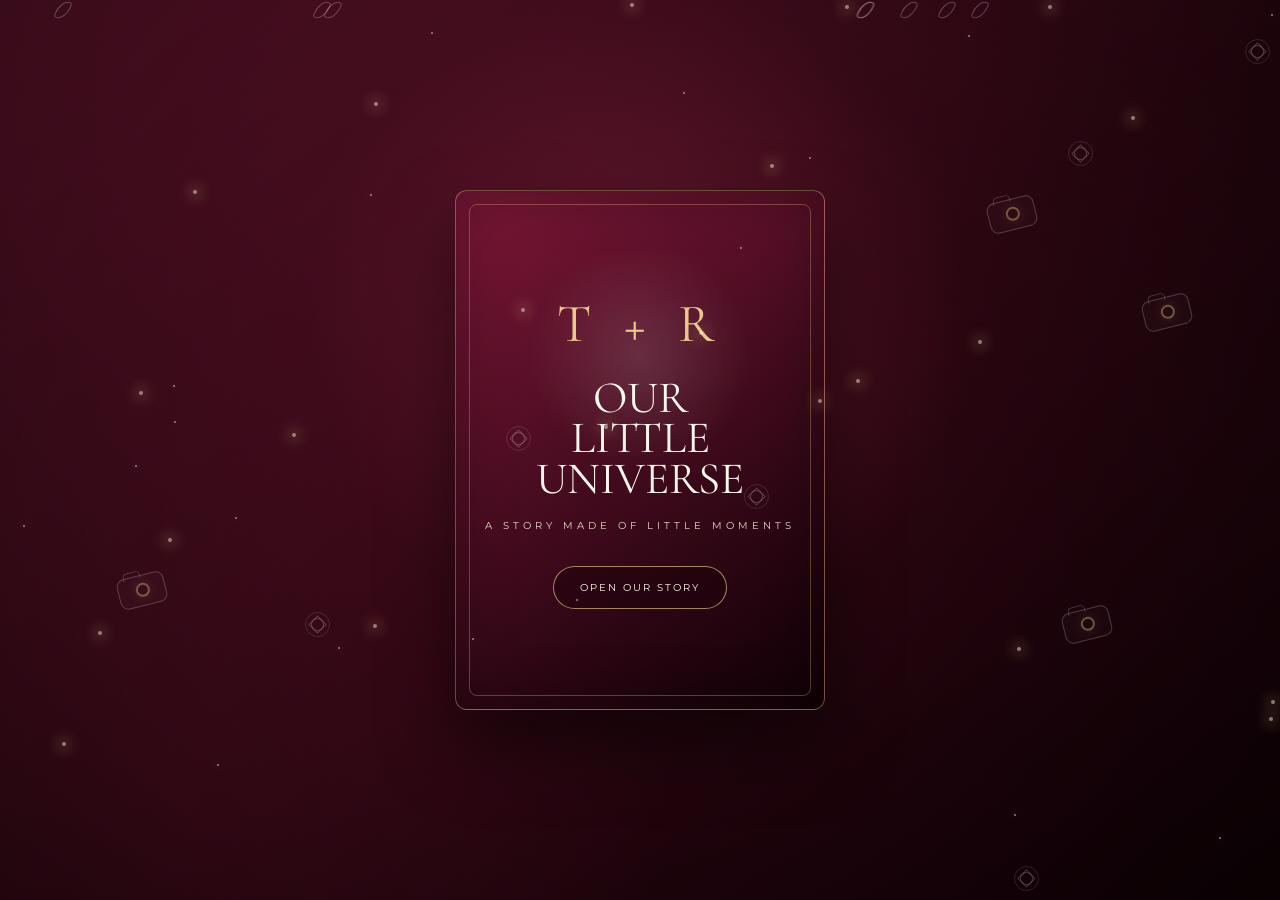
<file: photo.html>
<!DOCTYPE html>
<html lang="en">
<head>
<meta charset="UTF-8">
<meta name="viewport" content="width=device-width, initial-scale=1.0">

<title>T + R — Our Little Universe</title>

<style>

/* =========================================================
   IMPORTED FONTS
========================================================= */

@import url('https://fonts.googleapis.com/css2?family=Cormorant+Garamond:wght@400;500;600;700&family=Montserrat:wght@300;400;500;600&display=swap');


/* =========================================================
   ROOT
========================================================= */

:root{

    --wine:#68152f;
    --wine2:#310713;
    --deep:#110106;

    --gold:#e7c98b;

    --cream:#fff8ee;

    --muted:#d9c8bf;

}


/* =========================================================
   RESET
========================================================= */

*{

    margin:0;
    padding:0;

    box-sizing:border-box;

}


html,
body{

    width:100%;
    height:100%;

    overflow:hidden;

}


body{

    font-family:
        Montserrat,
        sans-serif;

    color:var(--cream);

    background:

        radial-gradient(
            circle at 50% 35%,
            rgba(166,48,80,.34),
            transparent 38%
        ),

        radial-gradient(
            circle at 15% 90%,
            rgba(110,20,47,.28),
            transparent 35%
        ),

        linear-gradient(
            145deg,
            var(--wine),
            var(--wine2) 52%,
            var(--deep)
        );

}


button{

    font:inherit;

}


/* =========================================================
   APP
========================================================= */

#app{

    position:relative;

    width:100%;
    height:100%;

    overflow:hidden;

}


/* =========================================================
   SCENES
========================================================= */

.scene{

    position:absolute;

    inset:0;

    display:grid;

    place-items:center;

    opacity:0;

    visibility:hidden;

    transform:scale(1.035);

    transition:

        opacity 1s ease,

        transform 1.4s
        cubic-bezier(.2,.75,.2,1),

        visibility 1s;

}


.scene.active{

    opacity:1;

    visibility:visible;

    transform:scale(1);

}


.scene::before{

    content:"";

    position:absolute;

    inset:0;

    pointer-events:none;

    background:

        radial-gradient(
            circle at center,
            transparent 25%,
            rgba(0,0,0,.45) 100%
        );

}


/* =========================================================
   NORMAL FLOATING AMBIENCE
========================================================= */

.ambient{

    position:absolute;

    inset:0;

    overflow:hidden;

    pointer-events:none;

    z-index:1;

}


.ambient i{

    position:absolute;

    display:block;

    opacity:.5;

}


/* =========================================================
   GLITTER
========================================================= */

.spark{

    width:4px;
    height:4px;

    border-radius:50%;

    background:#fff6d8;

    box-shadow:

        0 0 14px 5px
        rgba(255,230,166,.35);

    animation:

        twinkle
        3s ease-in-out infinite;

}


/* =========================================================
   STARS
========================================================= */

.star{

    width:2px;
    height:2px;

    border-radius:50%;

    background:#fff;

    box-shadow:

        0 0 9px #fff;

    animation:

        drift
        8s linear infinite;

}


/* =========================================================
   PETALS
========================================================= */

.petal{

    width:12px;
    height:20px;

    border:
        1px solid
        rgba(255,255,255,.5);

    border-radius:
        80% 20% 80% 20%;

    transform:
        rotate(25deg);

    animation:

        float
        13s linear infinite;

}


/* =========================================================
   CSS CAMERA
========================================================= */

.cam{

    width:48px;
    height:31px;

    border:
        1px solid
        rgba(255,255,255,.42);

    border-radius:8px;

    background:
        rgba(255,255,255,.045);

    transform:
        rotate(-14deg);

    animation:

        floatCam
        15s ease-in-out infinite;

}


.cam:before{

    content:"";

    position:absolute;

    left:7px;
    top:-6px;

    width:16px;
    height:7px;

    border:
        1px solid
        rgba(255,255,255,.42);

    border-bottom:0;

    border-radius:
        5px 5px 0 0;

}


.cam:after{

    content:"";

    position:absolute;

    left:17px;
    top:7px;

    width:10px;
    height:10px;

    border:
        2px solid
        rgba(231,201,139,.8);

    border-radius:50%;

    box-shadow:

        0 0 12px
        rgba(231,201,139,.25);

}


/* =========================================================
   CSS FLOWER
========================================================= */

.flower{

    width:25px;
    height:25px;

    animation:

        flowerSpin
        18s linear infinite;

    border-radius:50%;

    border:
        1px solid
        rgba(255,255,255,.25);

}


.flower:before,
.flower:after{

    content:"";

    position:absolute;

    inset:5px;

    border:
        1px solid
        rgba(255,255,255,.45);

    border-radius:
        50% 0 50% 0;

    transform:
        rotate(45deg);

}


.flower:after{

    transform:
        rotate(-45deg);

}


/* =========================================================
   ALBUM COVER
========================================================= */

.cover{

    position:relative;

    width:
        min(370px,78vw);

    height:
        min(520px,76vh);

    perspective:1600px;

    filter:
        drop-shadow(
            0 35px 35px
            rgba(0,0,0,.5)
        );

}


.book{

    position:absolute;

    inset:0;

    transform-style:preserve-3d;

    transition:

        transform
        1.8s
        cubic-bezier(.18,.8,.18,1);

}


.book.open{

    transform:
        rotateY(-145deg);

}


.cover-face,
.inside{

    position:absolute;

    inset:0;

    border-radius:12px;

    backface-visibility:hidden;

    border:
        1px solid
        rgba(231,201,139,.38);

}


/* =========================================================
   COVER FACE
========================================================= */

.cover-face{

    padding:45px 28px;

    display:flex;

    flex-direction:column;

    align-items:center;

    justify-content:center;

    background:

        radial-gradient(
            circle at 50% 32%,
            rgba(255,255,255,.13),
            transparent 28%
        ),

        linear-gradient(
            145deg,
            #7d1738,
            #2b0612 72%,
            #100105
        );

    box-shadow:

        inset 0 0 60px
        rgba(0,0,0,.32);

}


.cover-face:after{

    content:"";

    position:absolute;

    inset:13px;

    border:
        1px solid
        rgba(231,201,139,.3);

    border-radius:8px;

}


.monogram{

    font-family:
        "Cormorant Garamond";

    font-size:54px;

    letter-spacing:10px;

    color:var(--gold);

}


.cover-title{

    font-family:
        "Cormorant Garamond";

    font-size:45px;

    line-height:.9;

    text-align:center;

    margin-top:22px;

}


.cover-sub{

    font-size:10px;

    letter-spacing:4px;

    margin-top:20px;

    color:#e7d9c7;

}


.open-btn,
.next-btn,
.vault-btn,
.skip-btn,
.unlock-btn{

    border:
        1px solid
        rgba(231,201,139,.65);

    background:
        rgba(23,2,9,.38);

    color:var(--cream);

    padding:
        14px 26px;

    border-radius:999px;

    letter-spacing:2px;

    text-transform:uppercase;

    font-size:10px;

    cursor:pointer;

    transition:.35s ease;

    backdrop-filter:blur(12px);

}


.open-btn:hover,
.next-btn:hover,
.vault-btn:hover,
.skip-btn:hover,
.unlock-btn:hover{

    transform:
        translateY(-3px);

    background:
        rgba(231,201,139,.14);

    box-shadow:

        0 0 30px
        rgba(231,201,139,.18);

}


.open-btn{

    margin-top:34px;

    z-index:5;

}


/* =========================================================
   INSIDE COVER
========================================================= */

.inside{

    transform:
        rotateY(180deg);

    padding:30px;

    background:

        linear-gradient(
            145deg,
            #fffaf2,
            #eadccf
        );

    color:#3b1520;

    display:flex;

    align-items:center;

    justify-content:center;

}


.inside h2{

    font-family:
        "Cormorant Garamond";

    font-size:45px;

    text-align:center;

    font-weight:500;

}


/* =========================================================
   MEMORY PAGE
========================================================= */

.memory-wrap{

    width:
        min(1100px,92vw);

    height:
        min(760px,90vh);

    position:relative;

    display:flex;

    align-items:center;

    justify-content:center;

    gap:55px;

    z-index:3;

}


.memory-photo{

    width:
        min(470px,42vw);

    height:
        min(610px,68vh);

    border-radius:8px;

    overflow:hidden;

    position:relative;

    border:
        1px solid
        rgba(231,201,139,.38);

    box-shadow:

        0 30px 80px
        rgba(0,0,0,.48);

    background:

        linear-gradient(
            135deg,
            #6d1734,
            #1b050c
        );

}


.memory-photo .placeholder{

    width:100%;
    height:100%;

    display:grid;

    place-items:center;

    text-align:center;

    padding:30px;

    font-family:
        "Cormorant Garamond";

    font-size:32px;

    color:
        rgba(255,248,238,.72);

    background:

        linear-gradient(
            rgba(75,5,24,.2),
            rgba(8,0,4,.45)
        ),

        radial-gradient(
            circle at 50% 30%,
            rgba(255,220,180,.25),
            transparent 35%
        );

}


.memory-photo img{

    width:100%;
    height:100%;

    object-fit:cover;

    display:block;

    animation:

        ken
        12s ease-in-out infinite alternate;

}


.memory-photo:after{

    content:"";

    position:absolute;

    inset:0;

    background:

        linear-gradient(
            transparent 65%,
            rgba(0,0,0,.4)
        );

}


.memory-copy{

    width:
        min(440px,42vw);

}


.chapter{

    font-size:10px;

    letter-spacing:4px;

    color:var(--gold);

    margin-bottom:15px;

}


.memory-title{

    font-family:
        "Cormorant Garamond";

    font-size:
        clamp(45px,5vw,76px);

    font-weight:500;

    line-height:.9;

    margin-bottom:22px;

}


.memory-date{

    font-size:11px;

    letter-spacing:3px;

    color:#e5d5ca;

    margin-bottom:26px;

}


.memory-text{

    font-family:
        "Cormorant Garamond";

    font-size:
        clamp(21px,2vw,28px);

    line-height:1.35;

    color:#fff4e8;

}


.memory-small{

    font-size:11px;

    letter-spacing:1px;

    line-height:1.8;

    color:#d8c5bd;

    margin-top:22px;

}


.controls{

    display:flex;

    gap:12px;

    align-items:center;

    margin-top:35px;

}


.counter{

    font-size:9px;

    letter-spacing:3px;

    color:#cdb9ae;

}


/* =========================================================
   FLASH
========================================================= */

.flash{

    position:absolute;

    inset:0;

    background:#fff5dc;

    opacity:0;

    pointer-events:none;

    z-index:20;

}


.flash.go{

    animation:
        flash .8s ease;

}


/* =========================================================
   FINAL STORY SCREEN
========================================================= */

.final-card{

    text-align:center;

    width:
        min(800px,88vw);

    position:relative;

    z-index:3;

}


.final-card .tiny{

    font-size:10px;

    letter-spacing:4px;

    color:var(--gold);

}


.final-card h1{

    font-family:
        "Cormorant Garamond";

    font-size:
        clamp(55px,8vw,100px);

    font-weight:500;

    line-height:.85;

    margin:25px 0;

}


.final-card p{

    font-family:
        "Cormorant Garamond";

    font-size:27px;

    line-height:1.35;

    color:#f5e7dc;

}


.final-card button{

    margin-top:35px;

}


/* =========================================================
   VAULT UNIVERSE
========================================================= */

#vaultScene,
#vaultMemoryScene{

    background:

        radial-gradient(
            circle at 50% 45%,
            rgba(112,26,65,.35),
            transparent 32%
        ),

        radial-gradient(
            circle at 20% 20%,
            rgba(225,181,112,.08),
            transparent 20%
        ),

        radial-gradient(
            circle at 80% 75%,
            rgba(138,33,72,.16),
            transparent 25%
        ),

        linear-gradient(
            135deg,
            #16030c,
            #310817 45%,
            #080107
        );

}


/* Deep star field */

#vaultScene:before,
#vaultMemoryScene:before{

    content:"";

    position:absolute;

    inset:0;

    pointer-events:none;

    opacity:.9;

    background-image:

        radial-gradient(
            circle,
            rgba(255,255,255,.8) 0 1px,
            transparent 1.5px
        ),

        radial-gradient(
            circle,
            rgba(231,201,139,.6) 0 1px,
            transparent 1.5px
        ),

        radial-gradient(
            circle,
            rgba(255,255,255,.35) 0 1px,
            transparent 1.5px
        );

    background-size:
        110px 110px,
        170px 170px,
        230px 230px;

    animation:
        starField
        22s linear infinite;

}


/* Moving constellation glow */

#vaultScene:after,
#vaultMemoryScene:after{

    content:"";

    position:absolute;

    width:65vw;
    height:65vw;

    max-width:850px;
    max-height:850px;

    border-radius:50%;

    border:
        1px solid
        rgba(231,201,139,.06);

    box-shadow:

        0 0 120px
        rgba(231,201,139,.06),

        inset 0 0 120px
        rgba(113,23,55,.12);

    animation:
        universePulse
        8s ease-in-out infinite;

    pointer-events:none;

}


/* =========================================================
   VAULT CONTENT
========================================================= */

.vault{

    width:
        min(760px,90vw);

    text-align:center;

    position:relative;

    z-index:4;

    padding:
        30px 20px;

}


.lock{

    width:76px;
    height:92px;

    border:
        1px solid
        rgba(231,201,139,.6);

    border-radius:10px;

    margin:
        0 auto 28px;

    position:relative;

    box-shadow:

        0 0 40px
        rgba(231,201,139,.12);

}


.lock:before{

    content:"";

    position:absolute;

    width:42px;
    height:42px;

    border:
        1px solid
        rgba(231,201,139,.6);

    border-bottom:0;

    border-radius:
        24px 24px 0 0;

    left:16px;
    top:-32px;

}


.vault h1{

    font-family:
        "Cormorant Garamond";

    font-size:70px;

    font-weight:500;

}


.vault p{

    font-family:
        "Cormorant Garamond";

    font-size:25px;

    line-height:1.4;

    color:#eadbd1;

    margin:20px auto;

    max-width:650px;

}


.vault-actions{

    display:flex;

    justify-content:center;

    gap:12px;

    margin-top:30px;

}


.password{

    margin-top:28px;

    display:none;

}


.password.show{

    display:block;

}


.password input{

    width:240px;

    text-align:center;

    background:
        rgba(255,255,255,.06);

    border:
        1px solid
        rgba(231,201,139,.5);

    color:white;

    padding:14px;

    border-radius:8px;

    outline:0;

    letter-spacing:7px;

}


.error{

    height:24px;

    margin-top:10px;

    color:#e8a7a7;

    font-size:10px;

    letter-spacing:1px;

}


/* =========================================================
   VAULT MEMORY PAGE
========================================================= */

.vault-memory-wrap{

    width:
        min(940px,92vw);

    height:
        min(850px,90vh);

    position:relative;

    z-index:5;

    display:flex;

    flex-direction:column;

    align-items:center;

    justify-content:center;

    padding:
        28px 20px;

}


/* Photo gets its own zone */

.vault-photo{

    width:
        min(700px,82vw);

    height:
        min(470px,53vh);

    flex-shrink:0;

    position:relative;

    border:
        1px solid
        rgba(231,201,139,.42);

    border-radius:10px;

    overflow:hidden;

    box-shadow:

        0 35px 90px
        rgba(0,0,0,.65),

        0 0 45px
        rgba(231,201,139,.08);

    background:
        #110107;

}


.vault-photo img{

    width:100%;
    height:100%;

    object-fit:cover;

    display:block;

    animation:
        vaultKen
        12s ease-in-out infinite alternate;

}


.vault-photo .placeholder{

    height:100%;

    display:grid;

    place-items:center;

    font-family:
        "Cormorant Garamond";

    font-size:42px;

    padding:30px;

    text-align:center;

    color:#eadbcf;

    background:

        radial-gradient(
            circle at center,
            rgba(125,23,56,.55),
            rgba(12,1,6,.9)
        );

}


/* =========================================================
   VAULT TEXT ZONE
========================================================= */

.vault-copy{

    position:relative;

    width:
        min(760px,88vw);

    text-align:center;

    padding:
        18px 30px 0;

}


.vault-copy .vnum{

    font-size:9px;

    letter-spacing:4px;

    color:var(--gold);

    margin-bottom:8px;

}


.vault-copy h2{

    font-family:
        "Cormorant Garamond";

    font-size:
        clamp(32px,4vw,47px);

    font-weight:500;

    line-height:1;

}


.vault-copy p{

    font-family:
        "Cormorant Garamond";

    font-size:
        clamp(17px,1.8vw,22px);

    line-height:1.3;

    color:#f4e5db;

    margin:
        8px auto 0;

    max-width:720px;

}


/* Decorative vault symbols */

.vault-symbols{

    color:
        rgba(231,201,139,.8);

    font-size:14px;

    letter-spacing:9px;

    margin-bottom:6px;

}


/* =========================================================
   VAULT NAVIGATION
========================================================= */

.vault-nav{

    position:relative;

    width:
        min(760px,88vw);

    display:flex;

    justify-content:center;

    align-items:center;

    gap:20px;

    margin-top:18px;

    z-index:10;

}


.navbtn{

    width:46px;
    height:46px;

    border:
        1px solid
        rgba(231,201,139,.55);

    border-radius:50%;

    background:
        rgba(10,0,5,.58);

    color:#fff;

    cursor:pointer;

    transition:.3s ease;

    backdrop-filter:blur(10px);

    box-shadow:

        0 8px 30px
        rgba(0,0,0,.3);

}


.navbtn:hover{

    transform:
        translateY(-3px);

    background:
        rgba(231,201,139,.12);

    box-shadow:

        0 0 25px
        rgba(231,201,139,.15);

}


.vault-counter{

    min-width:100px;

    text-align:center;

    font-size:9px;

    letter-spacing:3px;

    color:#cdb9ae;

}


/* =========================================================
   VAULT ENDING
========================================================= */

.vault-ending{

    width:
        min(800px,88vw);

    text-align:center;

    position:relative;

    z-index:5;

}


.vault-ending .tiny{

    font-size:9px;

    letter-spacing:4px;

    color:var(--gold);

}


.vault-ending h1{

    font-family:
        "Cormorant Garamond";

    font-size:
        clamp(55px,8vw,92px);

    font-weight:500;

    line-height:.88;

    margin:
        25px 0;

}


.vault-ending p{

    font-family:
        "Cormorant Garamond";

    font-size:
        clamp(21px,2.5vw,29px);

    line-height:1.35;

    color:#f4e5db;

}


/* =========================================================
   PROGRESS
========================================================= */

.progress{

    position:absolute;

    left:0;
    bottom:0;

    height:2px;

    background:
        rgba(231,201,139,.8);

    width:0;

    transition:
        width .7s ease;

    z-index:30;

}


/* =========================================================
   FINAL TRANSITION
========================================================= */

#pageTransition{

    position:fixed;

    inset:0;

    background:

        radial-gradient(
            circle at center,
            #fffaf1 0%,
            #efd8c0 18%,
            #741936 55%,
            #17030b 100%
        );

    opacity:0;

    visibility:hidden;

    z-index:999;

    pointer-events:none;

}


#pageTransition.active{

    visibility:visible;

    animation:
        finalPageTransition
        2.8s
        cubic-bezier(.4,0,.2,1)
        forwards;

}


.transition-content{

    position:absolute;

    inset:0;

    display:grid;

    place-items:center;

    text-align:center;

}


.transition-content div{

    font-family:
        "Cormorant Garamond";

    color:#3a1220;

    font-size:
        clamp(28px,4vw,48px);

    letter-spacing:1px;

    opacity:0;

    animation:
        transitionWords
        2.2s
        ease
        forwards;

}


/* =========================================================
   ANIMATIONS
========================================================= */

@keyframes twinkle{

    0%,100%{

        transform:
            scale(.5);

        opacity:.2;

    }

    50%{

        transform:
            scale(1.7);

        opacity:.85;

    }

}


@keyframes drift{

    from{

        transform:
            translate3d(0,30px,0);

        opacity:0;

    }

    20%{

        opacity:.7;

    }

    80%{

        opacity:.4;

    }

    to{

        transform:
            translate3d(40px,-120px,0);

        opacity:0;

    }

}


@keyframes float{

    0%{

        transform:
            translateY(20vh)
            rotate(0);

        opacity:0;

    }

    15%{

        opacity:.45;

    }

    85%{

        opacity:.25;

    }

    100%{

        transform:
            translateY(-120vh)
            rotate(330deg);

        opacity:0;

    }

}


@keyframes floatCam{

    0%,100%{

        transform:
            translate(0,0)
            rotate(-14deg);

    }

    50%{

        transform:
            translate(40px,-45px)
            rotate(8deg);

    }

}


@keyframes flowerSpin{

    0%{

        transform:
            translateY(30vh)
            rotate(0);

        opacity:0;

    }

    20%{

        opacity:.35;

    }

    100%{

        transform:
            translateY(-120vh)
            rotate(300deg);

        opacity:0;

    }

}


@keyframes ken{

    from{

        transform:
            scale(1);

    }

    to{

        transform:
            scale(1.08)
            translate(1%,-1%);

    }

}


@keyframes vaultKen{

    from{

        transform:
            scale(1);

    }

    to{

        transform:
            scale(1.06);

    }

}


@keyframes flash{

    0%{

        opacity:0;

    }

    20%{

        opacity:.55;

    }

    100%{

        opacity:0;

    }

}


@keyframes starField{

    from{

        background-position:
            0 0,
            0 0,
            0 0;

    }

    to{

        background-position:
            110px 220px,
            -170px 300px,
            230px -180px;

    }

}


@keyframes universePulse{

    0%,100%{

        transform:
            scale(.92);

        opacity:.4;

    }

    50%{

        transform:
            scale(1.03);

        opacity:.8;

    }

}


@keyframes finalPageTransition{

    0%{

        opacity:0;

        transform:
            scale(1);

    }

    20%{

        opacity:1;

        transform:
            scale(1);

    }

    70%{

        opacity:1;

        transform:
            scale(1.04);

    }

    100%{

        opacity:1;

        transform:
            scale(1.12);

    }

}


@keyframes transitionWords{

    0%{

        opacity:0;

        transform:
            translateY(20px);

    }

    35%{

        opacity:1;

        transform:
            translateY(0);

    }

    75%{

        opacity:1;

    }

    100%{

        opacity:0;

        transform:
            translateY(-15px);

    }

}


/* =========================================================
   MOBILE
========================================================= */

@media(max-width:760px){

    .memory-wrap{

        height:90vh;

        gap:15px;

        flex-direction:column;

    }


    .memory-photo{

        width:
            min(330px,72vw);

        height:45vh;

    }


    .memory-copy{

        width:82vw;

        text-align:center;

    }


    .memory-title{

        font-size:46px;

    }


    .memory-text{

        font-size:21px;

    }


    .controls{

        justify-content:center;

    }


    .vault h1{

        font-size:55px;

    }


    .vault-memory-wrap{

        height:94vh;

        padding:
            18px 10px;

    }


    .vault-photo{

        width:88vw;

        height:46vh;

    }


    .vault-copy{

        padding:
            14px 15px 0;

    }


    .vault-copy h2{

        font-size:35px;

    }


    .vault-copy p{

        font-size:18px;

        line-height:1.25;

    }


    .vault-nav{

        margin-top:14px;

    }


    .navbtn{

        width:42px;
        height:42px;

    }

}

</style>
</head>


<body>


<div id="app">


<!-- =========================================================
     NORMAL FLOATING BACKGROUND
========================================================= -->

<div
    class="ambient"
    id="ambient">
</div>


<!-- =========================================================
     ALBUM COVER
========================================================= -->

<section
    class="scene active"
    id="coverScene">

    <div class="cover">

        <div
            class="book"
            id="book">


            <div class="cover-face">

                <div class="monogram">
                    T + R
                </div>


                <div class="cover-title">

                    OUR<br>
                    LITTLE<br>
                    UNIVERSE

                </div>


                <div class="cover-sub">

                    A STORY MADE OF LITTLE MOMENTS

                </div>


                <button
                    class="open-btn"
                    id="openAlbum">

                    Open Our Story

                </button>

            </div>


            <div class="inside">

                <h2>

                    Every page<br>
                    has a little<br>
                    piece of us.

                </h2>

            </div>

        </div>

    </div>

</section>


<!-- =========================================================
     MEMORY SCENE
========================================================= -->

<section
    class="scene"
    id="memoryScene">


    <div
        class="flash"
        id="flash">
    </div>


    <div class="memory-wrap">


        <div
            class="memory-photo"
            id="memoryPhoto">

            <div
                class="placeholder">

                PHOTO<br>01

            </div>

        </div>


        <div class="memory-copy">


            <div
                class="chapter"
                id="chapter">
            </div>


            <div
                class="memory-date"
                id="date">
            </div>


            <h1
                class="memory-title"
                id="title">
            </h1>


            <div
                class="memory-text"
                id="text">
            </div>


            <div
                class="memory-small"
                id="small">
            </div>


            <div class="controls">


                <button
                    class="next-btn"
                    id="nextMemory">

                    Turn the page

                </button>


                <span
                    class="counter"
                    id="counter">
                </span>


            </div>


        </div>


    </div>


</section>


<!-- =========================================================
     ALBUM END
========================================================= -->

<section
    class="scene"
    id="endScene">


    <div class="final-card">


        <div class="tiny">

            OUR STORY · SO FAR

        </div>


        <h1>

            That's our story...

        </h1>


        <p>

            And somehow, I still feel like<br>

            we've only written the beginning.

        </p>


        <button
            class="vault-btn"
            id="vaultEnter">

            There is one more thing

        </button>


    </div>


</section>


<!-- =========================================================
     SECRET VAULT ENTRY
========================================================= -->

<section
    class="scene"
    id="vaultScene">


    <div class="vault">


        <div class="lock">
        </div>


        <div class="tiny">

            PRIVATE ARCHIVE

        </div>


        <h1>

            Just Between Us

        </h1>


        <p>

            ✦ Some memories are meant to be shared. ✦<br>

            Some are meant to stay a little closer to the heart.<br>

            <span
                style="
                    color:var(--gold);
                ">

                ♡

            </span>

        </p>


        <div class="vault-actions">


            <button
                class="unlock-btn"
                id="showPassword">

                Enter the Vault

            </button>


            <button
                class="skip-btn"
                id="skipVault">

                Skip →

            </button>


        </div>


        <div
            class="password"
            id="passwordBox">


            <input
                id="password"
                type="password"
                maxlength="20"
                placeholder="SECRET">


            <br>


            <button
                class="unlock-btn"
                id="unlock">

                Unlock

            </button>


            <div
                class="error"
                id="error">
            </div>


        </div>


    </div>


</section>


<!-- =========================================================
     SECRET VAULT MEMORY
========================================================= -->

<section
    class="scene"
    id="vaultMemoryScene">


    <div class="vault-memory-wrap">


        <div class="vault-photo">


            <div
                class="placeholder"
                id="vaultPlaceholder">

                PRIVATE MEMORY

            </div>


        </div>


        <div class="vault-copy">


            <div class="vault-symbols">

                ✦  ♡  ✧

            </div>


            <div
                class="vnum"
                id="vaultNum">

            </div>


            <h2
                id="vaultTitle">

            </h2>


            <p
                id="vaultText">

            </p>


        </div>


        <div class="vault-nav">


            <button
                class="navbtn"
                id="prevVault">

                ‹

            </button>


            <div
                class="vault-counter"
                id="vaultCounter">

            </div>


            <button
                class="navbtn"
                id="nextVault">

                ›

            </button>


        </div>


    </div>


</section>


<!-- =========================================================
     VAULT ENDING
========================================================= -->

<section
    class="scene"
    id="vaultEndingScene">


    <div class="vault-ending">


        <div class="tiny">

            OKAY... ENOUGH SECRETS FOR ONE NIGHT

        </div>


        <h1>

            But I still have<br>
            a few things<br>
            I never told you...

        </h1>


        <p>

            ✦ And maybe it's time you heard them. ✦

        </p>


        <button
            class="vault-btn"
            id="continueCompliments">

            Continue →

        </button>


    </div>


</section>


<!-- =========================================================
     FINAL TRANSITION
========================================================= -->

<div
    id="pageTransition">


    <div class="transition-content">

        <div>

            Turning one more page... ♡

        </div>

    </div>


</div>


<!-- =========================================================
     PROGRESS
========================================================= -->

<div
    class="progress"
    id="progress">
</div>


</div>


<script>


/* =========================================================
   MAIN ALBUM MEMORIES
=========================================================

IMPORTANT:

The two vault-only memories have been removed
from the main album.

The remaining main album therefore contains
24 memories.

========================================================= */

const memories = [


/* ---------------------------------------------------------
   01
--------------------------------------------------------- */

{

    chapter:
        "CHAPTER 01 · BEFORE I MET YOU",

    date:
        "19 MARCH",

    title:
        "The first surprise",

    img:
        "photos/01.jpg",

    text:
        "We had only been talking for seven days... and then you suddenly sent me this.",

    small:
        "I was shocked. But more than that, I was happy that you trusted me enough to send it."

},


/* ---------------------------------------------------------
   02
--------------------------------------------------------- */

{

    chapter:
        "CHAPTER 01 · BEFORE I MET YOU",

    date:
        "THE RED SAREE",

    title:
        "The photo that stayed with me",

    img:
        "photos/02.jpg",

    text:
        "You looked so elegant and traditional that I remember thinking...",

    small:
        "\"She looks like my wife.\" And yes... I actually kept this as my wallpaper for days."

},


/* ---------------------------------------------------------
   03
--------------------------------------------------------- */

{

    chapter:
        "CHAPTER 01 · BEFORE I MET YOU",

    date:
        "27 MARCH",

    title:
        "My movie girl",

    img:
        "photos/03.jpg",

    text:
        "Dhurandar. INOX Prabhatam. Perfect makeup. Perfect styling.",

    small:
        "You looked way too cool that day."

},


/* ---------------------------------------------------------
   04
--------------------------------------------------------- */

{

    chapter:
        "CHAPTER 01 · BEFORE I MET YOU",

    date:
        "9 APRIL",

    title:
        "My girl",

    img:
        "photos/04.jpg",

    text:
        "Whenever my friends asked about you, I used to show them this picture.",

    small:
        "\"This is her.\" My girl."

},


/* ---------------------------------------------------------
   05
--------------------------------------------------------- */

{

    chapter:
        "CHAPTER 02 · THE GIRL I WAS GETTING TO KNOW",

    date:
        "12 APRIL",

    title:
        "Little dancer",

    img:
        "photos/05.jpg",

    text:
        "Before I knew you... you were already dancing.",

    small:
        "And somehow that made this childhood picture feel even more special to me."

},


/* ---------------------------------------------------------
   06
--------------------------------------------------------- */

{

    chapter:
        "CHAPTER 02 · THE GIRL I WAS GETTING TO KNOW",

    date:
        "21 APRIL",

    title:
        "My wallpaper girl",

    img:
        "photos/06.jpg",

    text:
        "You were going to a family reception and marriage celebration... and then you sent me this.",

    small:
        "That blue skirt, blue dupatta and black top somehow became one of those pictures I kept coming back to."

},


/* ---------------------------------------------------------
   07
--------------------------------------------------------- */

{

    chapter:
        "CHAPTER 02 · THE GIRL I WAS GETTING TO KNOW",

    date:
        "30 APRIL",

    title:
        "You actually wrote my name",

    img:
        "photos/07.jpg",

    text:
        "And then you did something that completely blew my mind.",

    small:
        "I was happy, shocked... and slightly terrified someone at home might notice."

},


/* ---------------------------------------------------------
   08
--------------------------------------------------------- */

{

    chapter:
        "CHAPTER 02 · THE GIRL I WAS GETTING TO KNOW",

    date:
        "3 MAY",

    title:
        "A little glimpse of the future",

    img:
        "photos/08.jpg",

    text:
        "Seeing you hold that baby so naturally made me imagine something completely ridiculous.",

    small:
        "You. Me. A little baby. Yeah... I was already daydreaming."

},


/* ---------------------------------------------------------
   09
--------------------------------------------------------- */

{

    chapter:
        "CHAPTER 03 · WHEN I STARTED FALLING",

    date:
        "11 MAY",

    title:
        "The picture that distracted me",

    img:
        "photos/09.jpg",

    text:
        "You sent me this picture in that cap and sleeveless top... and I genuinely forgot what I was supposed to be doing.",

    small:
        "Your smile, your confidence, that little glimpse of your skin... yeah, you definitely knew how to distract me."

},


/* ---------------------------------------------------------
   10
--------------------------------------------------------- */

{

    chapter:
        "CHAPTER 03 · CHILDHOOD FILES",

    date:
        "CHILDHOOD",

    title:
        "Wait... who is this guy?",

    img:
        "photos/10.jpg",

    text:
        "I still laugh every time I see this.",

    small:
        "Somehow this tiny human became the girl I'm completely obsessed with."

},


/* ---------------------------------------------------------
   11
--------------------------------------------------------- */

{

    chapter:
        "CHAPTER 03 · CHILDHOOD FILES",

    date:
        "SCHOOL DAYS",

    title:
        "The serious student era",

    img:
        "photos/11.jpg",

    text:
        "Look at you pretending to be a very serious student.",

    small:
        "You were ridiculously innocent."

},


/* ---------------------------------------------------------
   12
--------------------------------------------------------- */

{

    chapter:
        "CHAPTER 03 · CHILDHOOD FILES",

    date:
        "CHILDHOOD",

    title:
        "Unfairly cute",

    img:
        "photos/12.jpg",

    text:
        "Two chotis. Tiny green floral frock. That little scared expression.",

    small:
        "I wish I could go back and hug this little girl."

},


/* ---------------------------------------------------------
   13
--------------------------------------------------------- */

{

    chapter:
        "CHAPTER 03 · WHEN I STARTED FALLING",

    date:
        "9 JULY",

    title:
        "The version of you I wanted to know",

    img:
        "photos/13.jpg",

    text:
        "This wasn't the most dressed-up picture. And that's exactly why I loved it.",

    small:
        "Bhikhre baal, comfy clothes, lying on your bed... I remember wondering what my girl would look like when life was simply normal for us."

},


/* ---------------------------------------------------------
   14
--------------------------------------------------------- */

{

    chapter:
        "CHAPTER 04 · THE DAY I FINALLY MET YOU",

    date:
        "13 JULY · PATNA RAILWAY STATION",

    title:
        "And then I saw you",

    img:
        "photos/14.jpg",

    text:
        "Brown top. Blue jeans. White heels. Lilies in your hands... searching for me at the station.",

    small:
        "Man... I hadn't seen any girl that pretty. I was completely mesmerized. Then I walked up to you, we hugged... and suddenly this wasn't just a story anymore."

},


/* ---------------------------------------------------------
   15
--------------------------------------------------------- */

{

    chapter:
        "CHAPTER 05 · OUR LITTLE PATNA",

    date:
        "14 JULY",

    title:
        "My beautiful tourist",

    img:
        "photos/15.jpg",

    text:
        "Sabhyata Dwar. A beautiful place. And somehow you still managed to be the most beautiful thing there.",

    small:
        "A little Patna adventure with my favorite person."

},


/* ---------------------------------------------------------
   16
--------------------------------------------------------- */

{

    chapter:
        "CHAPTER 05 · OUR LITTLE PATNA",

    date:
        "14 JULY",

    title:
        "Way too cool",

    img:
        "photos/16.jpg",

    text:
        "You tried on those spectacles at the mall and suddenly became the coolest tourist in Patna.",

    small:
        "Okay madam... I see you."

},


/* ---------------------------------------------------------
   17
--------------------------------------------------------- */

{

    chapter:
        "CHAPTER 05 · OUR LITTLE PATNA",

    date:
        "14 JULY",

    title:
        "The place I loved taking you",

    img:
        "photos/17.jpg",

    text:
        "Hanuman Mandir.",

    small:
        "Blue suit, beautiful smile, and you looking as beautiful as the moon."

},


/* ---------------------------------------------------------
   18
--------------------------------------------------------- */

{

    chapter:
        "CHAPTER 05 · OUR LITTLE PATNA",

    date:
        "15 JULY",

    title:
        "My T-shirt looked better on you",

    img:
        "photos/18.jpg",

    text:
        "You wore my T-shirt like it was always yours... and honestly, I don't think I ever want it back.",

    small:
        "I remember looking at you and thinking how ridiculously attractive you looked in something that belonged to me. Somehow, seeing you in my clothes felt like a tiny preview of what having you around every day might feel like."

},


/* ---------------------------------------------------------
   19
--------------------------------------------------------- */

{

    chapter:
        "CHAPTER 05 · OUR LITTLE PATNA",

    date:
        "15 JULY",

    title:
        "Us",

    img:
        "photos/19.jpg",

    text:
        "No elaborate caption.",

    small:
        "Just us. One picture that quietly says more than a hundred words ever could."

},


/* ---------------------------------------------------------
   20
--------------------------------------------------------- */

{

    chapter:
        "CHAPTER 05 · OUR LITTLE PATNA",

    date:
        "15 JULY",

    title:
        "One of those kisses I wish I could replay",

    img:
        "photos/20.jpg",

    text:
        "I don't even remember what we were talking about right before this. I just remember wanting to kiss those cheeks again.",

    small:
        "Looking at this picture now, I can almost remember the warmth, the closeness, your expression, and that stupidly happy feeling I had being right there with you. Some photographs don't just capture a moment... they bring the feeling back."

},


/* ---------------------------------------------------------
   21
--------------------------------------------------------- */

{

    chapter:
        "CHAPTER 06 · LIFE KEPT GOING",

    date:
        "5 AUGUST",

    title:
        "Another little memory",

    img:
        "photos/21.jpg",

    text:
        "Another day. Another picture of my favorite person.",

    small:
        "And another memory I wanted to keep."

},


/* ---------------------------------------------------------
   22
--------------------------------------------------------- */

{

    chapter:
        "CHAPTER 06 · LIFE KEPT GOING",

    date:
        "TOPCHACHI LAKE",

    title:
        "You + nature",

    img:
        "photos/22.jpg",

    text:
        "Some places become beautiful because of the person standing in them.",

    small:
        "This is one of those pictures."

},


/* ---------------------------------------------------------
   23
--------------------------------------------------------- */

{

    chapter:
        "CHAPTER 06 · LIFE KEPT GOING",

    date:
        "14 AUGUST",

    title:
        "Peace",

    img:
        "photos/23.jpg",

    text:
        "You looked completely blissful in my car.",

    small:
        "I took this because I wanted to keep that exact moment — you being completely comfortable, completely yourself, and somehow making an ordinary car ride feel special."

},


/* ---------------------------------------------------------
   24
--------------------------------------------------------- */

{

    chapter:
        "CHAPTER 06 · LIFE KEPT GOING",

    date:
        "21 AUGUST · IIT ISM DHANBAD",

    title:
        "You entered my world",

    img:
        "photos/24.jpg",

    text:
        "My college. My everyday world. And then there you were.",

    small:
        "Somehow, seeing you there made a place that was already familiar to me feel completely different."

}

];


/* =========================================================
   SECRET VAULT MEMORIES
========================================================= */

const vaultMemories = [


{

    title:
        "Side by side",

    text:
        "✦ Somewhere between the streets of Patna, sitting together in that auto, holding hands... I realized how much I loved simply having you beside me. ♡",

    img:
        "vault/01.jpg"

},


{

    title:
        "A kiss I couldn't resist",

    text:
        "♡ Some moments happen so naturally that you don't even think before doing them. You were right there... so of course I had to steal a kiss. ✧",

    img:
        "vault/02.jpg"

},


{

    title:
        "My favorite kind of quiet",

    text:
        "✦ You fell asleep on my lap so peacefully. You trusted me enough to completely let your guard down... and that tiny moment still means more to me than you probably realize. ♡",

    img:
        "vault/03.jpg"

},


{

    title:
        "That night",

    text:
        "✧ Just our legs together, the room quiet, and the whole world outside feeling very far away. Some memories don't need many words. They just need to be remembered. ♡",

    img:
        "vault/04.jpg"

},


{

    title:
        "Before we stepped outside",

    text:
        "✦ Just us, getting ready for another little adventure. I remember holding you before we went to Sabhyata Dwar and thinking how lucky I was to have this moment. ♡",

    img:
        "vault/05.jpg"

},


{

    title:
        "The red dress",

    text:
        "♡ I had imagined you wearing that perfect red bodycon dress... but seeing you actually standing there in it was a completely different experience. I could barely stop staring. ✦",

    img:
        "vault/06.jpg"

},


{

    title:
        "My favorite outfit on you",

    text:
        "✧ You stole my T-shirt, looked ridiculously good in it, and somehow made an ordinary night feel incredibly intimate. ♡",

    img:
        "vault/07.jpg"

},


{

    title:
        "Same direction",

    text:
        "✦ We weren't doing anything extraordinary. We were simply walking hand in hand at Parklane. But that's exactly the kind of ordinary moment I want more of with you. ♡",

    img:
        "vault/08.jpg"

},


{

    title:
        "One more kiss",

    text:
        "♡ If I could keep only a handful of moments from our story, these would be among them. You, me, a little closeness... and absolutely nowhere else I wanted to be. ✧",

    img:
        "vault/09.jpg"

}

];


/* =========================================================
   SCENES
========================================================= */

const scenes={

    cover:
        document.getElementById(
            "coverScene"
        ),

    memory:
        document.getElementById(
            "memoryScene"
        ),

    end:
        document.getElementById(
            "endScene"
        ),

    vault:
        document.getElementById(
            "vaultScene"
        ),

    vaultMemory:
        document.getElementById(
            "vaultMemoryScene"
        ),

    vaultEnding:
        document.getElementById(
            "vaultEndingScene"
        )

};


function show(scene){

    Object.values(scenes)
        .forEach(
            s =>
                s.classList.remove(
                    "active"
                )
        );

    scene.classList.add(
        "active"
    );

}


/* =========================================================
   NORMAL FLOATING BACKGROUND
========================================================= */

const ambient =
    document.getElementById(
        "ambient"
    );


for(let i=0;i<22;i++){

    const s =
        document.createElement("i");

    s.className="spark";

    s.style.left =
        Math.random()*100+"%";

    s.style.top =
        Math.random()*100+"%";

    s.style.animationDelay =
        (-Math.random()*4)+"s";

    ambient.appendChild(s);

}


for(let i=0;i<18;i++){

    const s =
        document.createElement("i");

    s.className="star";

    s.style.left =
        Math.random()*100+"%";

    s.style.top =
        Math.random()*100+"%";

    s.style.animationDelay =
        (-Math.random()*8)+"s";

    ambient.appendChild(s);

}


for(let i=0;i<8;i++){

    const s =
        document.createElement("i");

    s.className="petal";

    s.style.left =
        Math.random()*100+"%";

    s.style.animationDelay =
        (-Math.random()*13)+"s";

    ambient.appendChild(s);

}


for(let i=0;i<4;i++){

    const s =
        document.createElement("i");

    s.className="cam";

    s.style.left =
        (8+Math.random()*82)+"%";

    s.style.top =
        (8+Math.random()*80)+"%";

    s.style.animationDelay =
        (-Math.random()*10)+"s";

    ambient.appendChild(s);

}


for(let i=0;i<6;i++){

    const s =
        document.createElement("i");

    s.className="flower";

    s.style.left =
        Math.random()*100+"%";

    s.style.top =
        Math.random()*100+"%";

    s.style.animationDelay =
        (-Math.random()*18)+"s";

    ambient.appendChild(s);

}


/* =========================================================
   AUDIO ENGINE
========================================================= */

let audioCtx=null;

let master=null;

let musicGain=null;

let fxGain=null;

let musicTimer=null;

let musicStep=0;

let unlocked=false;


function initAudio(){

    if(audioCtx)
        return;

    audioCtx =
        new(
            window.AudioContext ||
            window.webkitAudioContext
        )();

    master =
        audioCtx.createGain();

    musicGain =
        audioCtx.createGain();

    fxGain =
        audioCtx.createGain();


    master.gain.value=.72;

    musicGain.gain.value=.28;

    fxGain.gain.value=.65;


    musicGain.connect(master);

    fxGain.connect(master);

    master.connect(
        audioCtx.destination
    );

}


async function unlockAudio(){

    initAudio();

    if(
        audioCtx.state===
        "suspended"
    ){

        await audioCtx.resume();

    }


    if(!unlocked){

        unlocked=true;

        startMusic();

    }

}


function tone(
    freq,
    dur,
    type="sine",
    gain=.08,
    when=0
){

    if(!audioCtx)
        return;


    const oscillator =
        audioCtx.createOscillator();

    const gainNode =
        audioCtx.createGain();


    oscillator.type=type;


    oscillator.frequency.setValueAtTime(

        freq,

        audioCtx.currentTime+
        when

    );


    gainNode.gain.setValueAtTime(

        .0001,

        audioCtx.currentTime+
        when

    );


    gainNode.gain.exponentialRampToValueAtTime(

        gain,

        audioCtx.currentTime+
        when+
        .03

    );


    gainNode.gain.exponentialRampToValueAtTime(

        .0001,

        audioCtx.currentTime+
        when+
        dur

    );


    oscillator.connect(
        gainNode
    );

    gainNode.connect(
        fxGain
    );


    oscillator.start(

        audioCtx.currentTime+
        when

    );


    oscillator.stop(

        audioCtx.currentTime+
        when+
        dur+
        .05

    );

}


function pageSound(){

    tone(
        620,
        .09,
        "sine",
        .08
    );

    tone(
        930,
        .18,
        "sine",
        .05,
        .06
    );

}


function softChime(){

    [

        523.25,
        659.25,
        783.99

    ].forEach(

        (f,i)=>

            tone(
                f,
                .55,
                "sine",
                .045,
                i*.11
            )

    );

}


function clickSound(){

    tone(
        360,
        .06,
        "triangle",
        .045
    );

    tone(
        540,
        .1,
        "sine",
        .025,
        .03
    );

}


function unlockSound(){

    [

        392,
        523.25,
        659.25,
        783.99

    ].forEach(

        (f,i)=>

            tone(
                f,
                .7,
                "sine",
                .055,
                i*.09
            )

    );

}


/* =========================================================
   BACKGROUND MUSIC
========================================================= */

function startMusic(){

    if(musicTimer)
        return;


    const chords=[

        [
            261.63,
            329.63,
            392.00,
            493.88
        ],

        [
            220,
            261.63,
            329.63,
            440
        ],

        [
            174.61,
            220,
            261.63,
            329.63
        ],

        [
            196,
            246.94,
            293.66,
            392
        ]

    ];


    function beat(){

        const now =
            audioCtx.currentTime;


        const chord =
            chords[
                musicStep %
                chords.length
            ];


        chord.forEach(

            (f,i)=>{

                const oscillator =
                    audioCtx.createOscillator();

                const gainNode =
                    audioCtx.createGain();


                oscillator.type =
                    i===0
                    ?
                    "triangle"
                    :
                    "sine";


                oscillator.frequency.value=f;


                gainNode.gain.setValueAtTime(
                    .0001,
                    now
                );


                gainNode.gain.linearRampToValueAtTime(
                    i===0
                    ?
                    .065
                    :
                    .025,
                    now+.5
                );


                gainNode.gain.exponentialRampToValueAtTime(
                    .0001,
                    now+3.6
                );


                oscillator.connect(
                    gainNode
                );

                gainNode.connect(
                    musicGain
                );


                oscillator.start(now);

                oscillator.stop(
                    now+3.8
                );

            }

        );


        const melody=[

            523.25,
            659.25,
            783.99,
            659.25,
            587.33,
            783.99,
            880,
            783.99

        ];


        tone(

            melody[
                musicStep %
                melody.length
            ],

            .8,

            "sine",

            .018,

            .2

        );


        musicStep++;

    }


    beat();


    musicTimer =
        setInterval(
            beat,
            3800
        );

}


function transitionSound(){

    pageSound();

    setTimeout(
        softChime,
        150
    );

}


async function userAction(){

    await unlockAudio();

    clickSound();

}


/* =========================================================
   OPEN ALBUM
=========================================================

IMPORTANT FIX:

The album now:

1. Turns completely.
2. Waits.
3. Reveals the inside.
4. Holds it for a moment.
5. THEN transitions to Memory 01.

This prevents the previous "double jump".

========================================================= */

document
    .getElementById("openAlbum")
    .onclick =

    async()=>{


        await userAction();


        const book =
            document.getElementById(
                "book"
            );


        const flash =
            document.getElementById(
                "flash"
            );


        book.classList.add(
            "open"
        );


        pageSound();


        /*
           Wait for the complete
           physical page turn.
        */

        setTimeout(

            ()=>{

                softChime();


                /*
                   Keep the revealed
                   album page visible.

                   No immediate jump.
                */

                setTimeout(

                    ()=>{

                        flash.classList.add(
                            "go"
                        );


                        setTimeout(

                            ()=>{

                                show(
                                    scenes.memory
                                );


                                renderMemory(0);


                                transitionSound();

                            },

                            300

                        );

                    },

                    1500

                );

            },

            1800

        );

    };


/* =========================================================
   MAIN MEMORY ENGINE
========================================================= */

let current=0;


function renderMemory(i){

    current=i;


    const m =
        memories[i];


    document
        .getElementById("chapter")
        .textContent=
        m.chapter;


    document
        .getElementById("date")
        .textContent=
        m.date;


    document
        .getElementById("title")
        .textContent=
        m.title;


    document
        .getElementById("text")
        .textContent=
        m.text;


    document
        .getElementById("small")
        .textContent=
        m.small;


    document
        .getElementById("counter")
        .textContent=

        String(i+1)
            .padStart(2,"0")

        +" / "+

        String(memories.length)
            .padStart(2,"0");


    const box =
        document.getElementById(
            "memoryPhoto"
        );


    box.innerHTML="";


    const img =
        document.createElement(
            "img"
        );


    img.src=m.img;

    img.alt=m.title;


    img.onerror=()=>{

        box.innerHTML=

        '<div class="placeholder">' +

        'ADD PHOTO<br>' +

        String(i+1)
            .padStart(2,"0") +

        '</div>';

    };


    box.appendChild(img);


    document
        .getElementById("progress")
        .style.width=

        (

            (i+1) /
            memories.length *
            100

        )+"%";

}


/* =========================================================
   NEXT MEMORY
========================================================= */

document
    .getElementById("nextMemory")
    .onclick =

    async()=>{


        await userAction();


        const flash =
            document.getElementById(
                "flash"
            );


        flash.classList.remove(
            "go"
        );


        void flash.offsetWidth;


        flash.classList.add(
            "go"
        );


        if(
            current <
            memories.length-1
        ){

            setTimeout(

                ()=>{

                    renderMemory(
                        current+1
                    );

                    transitionSound();

                },

                350

            );

        }

        else{

            setTimeout(

                ()=>{

                    show(
                        scenes.end
                    );

                    softChime();


                    document
                        .getElementById(
                            "progress"
                        )
                        .style.width=
                        "100%";

                },

                600

            );

        }

    };


/* =========================================================
   ENTER VAULT
========================================================= */

document
    .getElementById("vaultEnter")
    .onclick =

    async()=>{

        await userAction();

        show(
            scenes.vault
        );

        softChime();

    };


/* =========================================================
   SHOW PASSWORD
========================================================= */

document
    .getElementById("showPassword")
    .onclick =

    async()=>{


        await userAction();


        document
            .getElementById(
                "passwordBox"
            )
            .classList.add(
                "show"
            );


        document
            .getElementById(
                "password"
            )
            .focus();

    };


/* =========================================================
   SKIP VAULT
========================================================= */

document
    .getElementById("skipVault")
    .onclick =

    async()=>{


        await userAction();


        goToCompliments();

    };


/* =========================================================
   PASSWORD
========================================================= */

document
    .getElementById("unlock")
    .onclick =

    async()=>{


        await userAction();


        const value =
            document
                .getElementById(
                    "password"
                )
                .value
                .trim();


        /*
           CHANGE THIS PASSWORD
           IF YOU WANT.
        */

        const SECRET="1307";


        if(
            value===SECRET
        ){

            unlockSound();


            setTimeout(

                ()=>{

                    show(
                        scenes.vaultMemory
                    );


                    renderVault(0);

                },

                500

            );

        }

        else{


            document
                .getElementById(
                    "error"
                )
                .textContent=

                "That isn't our little secret.";


            document
                .getElementById(
                    "password"
                )
                .value="";


            tone(
                180,
                .2,
                "sawtooth",
                .04
            );

        }

    };


document
    .getElementById("password")
    .addEventListener(

        "keydown",

        e=>{

            if(
                e.key==="Enter"
            ){

                document
                    .getElementById(
                        "unlock"
                    )
                    .click();

            }

        }

    );


/* =========================================================
   VAULT MEMORY ENGINE
========================================================= */

let vaultIndex=0;


function renderVault(i){

    vaultIndex=i;


    const m =
        vaultMemories[i];


    document
        .getElementById(
            "vaultNum"
        )
        .textContent=

        "PRIVATE MEMORY · "

        +

        String(i+1)
            .padStart(2,"0")

        +

        " / 09";


    document
        .getElementById(
            "vaultCounter"
        )
        .textContent=

        String(i+1)
            .padStart(2,"0")

        +

        " · "

        +

        String(vaultMemories.length)
            .padStart(2,"0");


    document
        .getElementById(
            "vaultTitle"
        )
        .textContent=
        m.title;


    document
        .getElementById(
            "vaultText"
        )
        .textContent=
        m.text;


    const box =
        document
            .getElementById(
                "vaultPlaceholder"
            );


    box.innerHTML="";


    const img =
        document.createElement(
            "img"
        );


    img.src=m.img;

    img.alt=m.title;


    img.onerror=()=>{

        box.innerHTML=

        '<div class="placeholder">' +

        'PRIVATE MEMORY<br>' +

        String(i+1)
            .padStart(2,"0") +

        '</div>';

    };


    box.appendChild(img);

}


/* =========================================================
   NEXT VAULT
========================================================= */

document
    .getElementById("nextVault")
    .onclick =

    async()=>{


        await userAction();


        if(
            vaultIndex <
            vaultMemories.length-1
        ){

            renderVault(
                vaultIndex+1
            );


            transitionSound();

        }

        else{

            /*
               The last vault picture
               now leads to the special
               secret ending instead of
               immediately jumping away.
            */

            setTimeout(

                ()=>{

                    show(
                        scenes.vaultEnding
                    );

                    softChime();

                },

                500

            );

        }

    };


/* =========================================================
   PREVIOUS VAULT
========================================================= */

document
    .getElementById("prevVault")
    .onclick =

    async()=>{


        await userAction();


        if(
            vaultIndex>0
        ){

            renderVault(
                vaultIndex-1
            );


            transitionSound();

        }

    };


/* =========================================================
   FINAL TRANSITION TO compliment.html
========================================================= */

function goToCompliments(){

    const transition =
        document.getElementById(
            "pageTransition"
        );


    softChime();


    transition.classList.add(
        "active"
    );


    /*
       Let the cinematic
       transition complete before
       opening the next chapter.
    */

    setTimeout(

        ()=>{

            window.location.href =
                "compliment.html";

        },

        2500

    );

}


document
    .getElementById(
        "continueCompliments"
    )
    .onclick =

    async()=>{

        await userAction();

        goToCompliments();

    };


/* =========================================================
   AUDIO UNLOCK
========================================================= */

document.addEventListener(

    "click",

    ()=>unlockAudio(),

    {once:true}

);

</script>

</body>
</html>
</file>
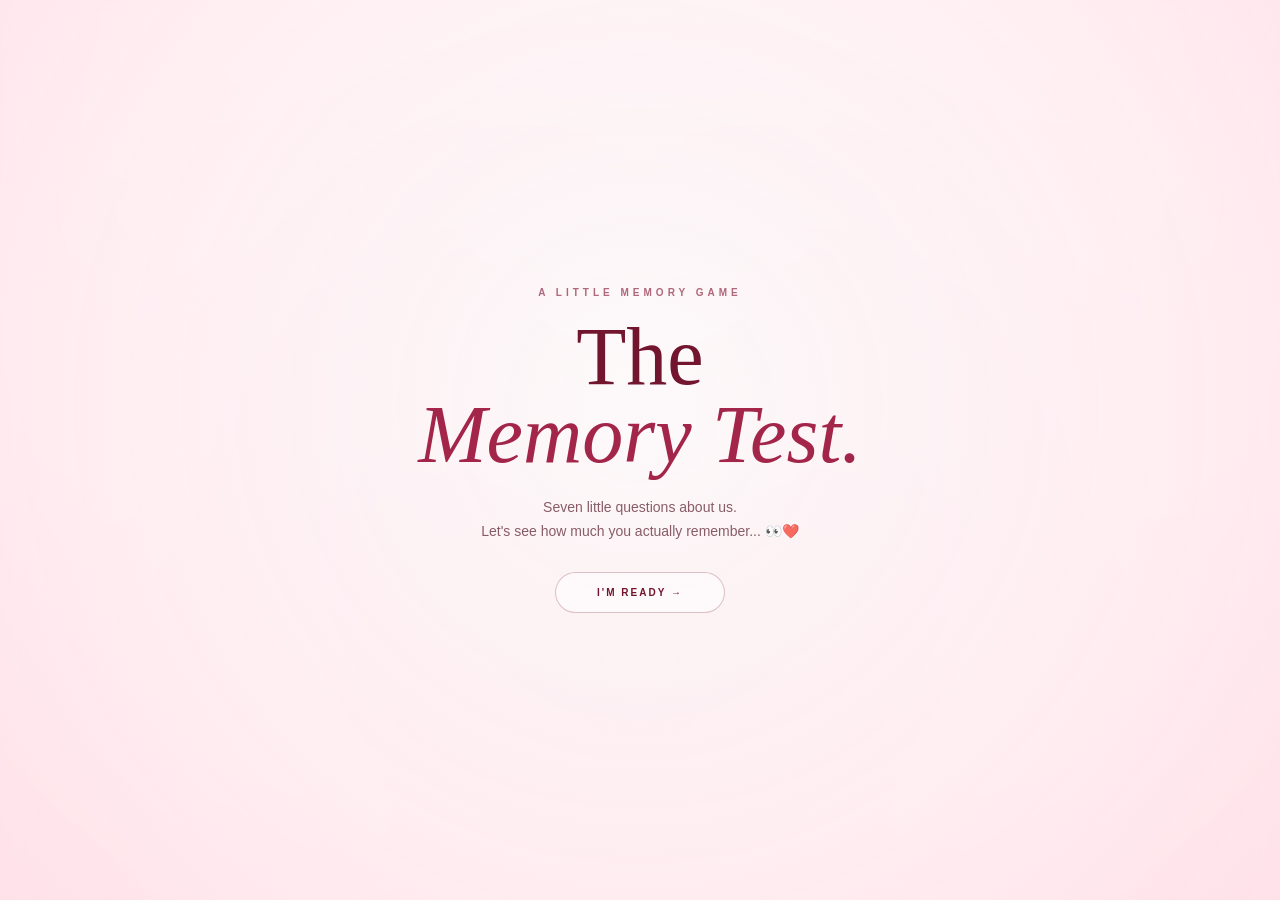
<file: quiz.html>
<!DOCTYPE html>
<html lang="en">
<head>
<meta charset="UTF-8">
<meta name="viewport" content="width=device-width, initial-scale=1.0">

<title>The Memory Test ❤️</title>

<style>

/* =========================================================
   RESET
========================================================= */

* {
    margin: 0;
    padding: 0;
    box-sizing: border-box;
}

html,
body {
    width: 100%;
    height: 100%;
}

body {
    overflow: hidden;
    font-family: "Segoe UI", Arial, sans-serif;
    color: #70172f;
    background:
        radial-gradient(
            circle at 50% 15%,
            #fffdfd 0%,
            #fff3f5 34%,
            #ffe5ea 68%,
            #ffd0da 100%
        );

    -webkit-tap-highlight-color: transparent;
    user-select: none;
}


/* =========================================================
   MAIN BACKGROUND
========================================================= */

.background {
    position: fixed;
    inset: 0;
    overflow: hidden;

    background:
        radial-gradient(
            circle at 50% 18%,
            #fffefe 0%,
            #fff4f6 35%,
            #ffe5ea 70%,
            #ffd3dd 100%
        );

    transition:
        background 1.5s ease,
        transform 1s ease;
}

.background::before {
    content: "";
    position: absolute;

    width: 70vw;
    height: 70vw;

    max-width: 800px;
    max-height: 800px;

    left: 50%;
    top: 45%;

    transform: translate(-50%, -50%);

    border-radius: 50%;

    background: rgba(150, 27, 62, 0.10);

    filter: blur(100px);
}

.background::after {
    content: "";

    position: absolute;
    inset: 0;

    background-image:
        radial-gradient(
            rgba(125, 22, 50, 0.06) 1px,
            transparent 1px
        );

    background-size: 28px 28px;

    opacity: 0.55;
}


/* =========================================================
   FLOATING HEARTS
========================================================= */

.hearts {
    position: absolute;
    inset: 0;
    pointer-events: none;
}

.hearts span {
    position: absolute;

    color: #9e2447;
    opacity: 0.13;

    font-size: 22px;

    animation:
        floatingHeart 5s ease-in-out infinite;
}

.hearts span:nth-child(1) {
    left: 8%;
    top: 20%;
}

.hearts span:nth-child(2) {
    left: 18%;
    top: 72%;
    animation-delay: 0.8s;
}

.hearts span:nth-child(3) {
    left: 36%;
    top: 14%;
    animation-delay: 1.5s;
}

.hearts span:nth-child(4) {
    left: 65%;
    top: 76%;
    animation-delay: 2s;
}

.hearts span:nth-child(5) {
    left: 82%;
    top: 22%;
    animation-delay: 0.5s;
}

.hearts span:nth-child(6) {
    left: 91%;
    top: 58%;
    animation-delay: 2.4s;
}

@keyframes floatingHeart {

    0%,
    100% {
        transform:
            translateY(0)
            rotate(0deg);
    }

    50% {
        transform:
            translateY(-18px)
            rotate(8deg);
    }
}


/* =========================================================
   INTRO
========================================================= */

.intro {
    position: fixed;
    inset: 0;

    z-index: 50;

    display: flex;
    align-items: center;
    justify-content: center;

    text-align: center;

    padding: 25px;

    background:
        radial-gradient(
            circle at 50% 45%,
            rgba(255,255,255,0.82),
            rgba(255,230,236,0.76)
        );

    backdrop-filter: blur(10px);

    transition:
        opacity 1s ease,
        visibility 1s ease;
}

.intro.hidden {
    opacity: 0;
    visibility: hidden;
}

.intro-content {
    max-width: 650px;
}

.eyebrow {
    font-size: 10px;
    font-weight: 700;

    letter-spacing: 4px;

    color: #8c2946;

    margin-bottom: 20px;

    opacity: 0.7;
}

.intro h1 {
    font-family:
        Georgia,
        "Times New Roman",
        serif;

    font-size:
        clamp(48px, 10vw, 82px);

    font-weight: 500;

    line-height: 0.95;

    color: #72162f;
}

.intro h1 span {
    display: block;

    color: #a3264a;

    font-style: italic;
}

.intro p {
    margin-top: 22px;

    color: #673040;

    font-size: 14px;

    line-height: 1.7;

    opacity: 0.78;
}

.start-button {
    margin-top: 28px;

    display: inline-flex;

    align-items: center;
    justify-content: center;

    min-width: 170px;

    padding: 14px 24px;

    border: 1px solid rgba(112, 23, 47, 0.25);

    border-radius: 30px;

    background:
        rgba(255,255,255,0.45);

    color: #72162f;

    font-size: 10px;
    font-weight: 700;

    letter-spacing: 2px;

    text-transform: uppercase;

    cursor: pointer;

    transition:
        transform 0.25s ease,
        background 0.25s ease,
        box-shadow 0.25s ease;
}

.start-button:hover {
    transform: translateY(-3px);

    background:
        rgba(255,255,255,0.7);

    box-shadow:
        0 12px 30px rgba(112,23,47,0.12);
}


/* =========================================================
   QUIZ AREA
========================================================= */

.quiz {
    position: fixed;
    inset: 0;

    z-index: 10;

    opacity: 0;
    visibility: hidden;

    transition:
        opacity 1s ease,
        visibility 1s ease;
}

.quiz.active {
    opacity: 1;
    visibility: visible;
}


/* =========================================================
   TOP BAR
========================================================= */

.top-bar {
    position: absolute;

    top: 0;
    left: 0;
    right: 0;

    height: 82px;

    padding:
        24px
        clamp(20px, 6vw, 70px);

    display: flex;

    align-items: center;

    justify-content: space-between;

    z-index: 30;
}

.test-label {
    font-size: 9px;

    font-weight: 700;

    letter-spacing: 3px;

    text-transform: uppercase;

    color: #85223e;

    opacity: 0.7;
}

.counter {
    font-size: 10px;

    font-weight: 700;

    color: #85223e;

    opacity: 0.7;
}

.progress {
    position: absolute;

    left: 0;
    right: 0;
    bottom: 0;

    height: 2px;

    background:
        rgba(112,23,47,0.08);
}

.progress-fill {
    width: 0%;
    height: 100%;

    background:
        linear-gradient(
            90deg,
            #7b1835,
            #c14668
        );

    transition:
        width 0.7s ease;
}


/* =========================================================
   WONDER STAGE
========================================================= */

.wonder-stage {
    position: absolute;

    inset: 0;

    overflow: hidden;

    pointer-events: none;
}

.wonder {
    position: absolute;

    inset: 0;

    opacity: 0;

    transform:
        scale(1.08);

    transition:
        opacity 1.2s ease,
        transform 1.4s ease;

    pointer-events: none;
}

.wonder.active {
    opacity: 1;

    transform:
        scale(1);
}


/* =========================================================
   WONDER LABEL
========================================================= */

.wonder-info {
    position: absolute;

    left: 24px;
    bottom: 22px;

    z-index: 20;

    max-width: 250px;

    text-align: left;
}

.wonder-name {
    font-family:
        Georgia,
        "Times New Roman",
        serif;

    font-size: 19px;

    color: #751932;

    letter-spacing: 0.5px;
}

.wonder-year {
    margin-top: 5px;

    font-size: 8px;

    line-height: 1.5;

    letter-spacing: 1px;

    text-transform: uppercase;

    color: #72162f;

    opacity: 0.58;
}


/* =========================================================
   WONDER 1 — GREAT WALL
========================================================= */

.great-wall {
    position: absolute;

    left: -5%;
    right: -5%;

    bottom: 13%;

    height: 18%;

    background:
        linear-gradient(
            165deg,
            transparent 0 15%,
            rgba(112,53,48,0.25) 16% 30%,
            rgba(90,38,38,0.30) 31% 100%
        );

    clip-path:
        polygon(
            0 80%,
            8% 68%,
            16% 72%,
            25% 52%,
            33% 58%,
            42% 39%,
            51% 45%,
            60% 25%,
            68% 34%,
            76% 18%,
            85% 25%,
            100% 5%,
            100% 100%,
            0 100%
        );

    filter: blur(0.5px);
}

.great-wall::after {
    content: "";

    position: absolute;

    inset: 35% 0 0;

    background:
        repeating-linear-gradient(
            90deg,
            transparent 0 26px,
            rgba(76,31,35,0.13) 27px 30px
        );
}


/* =========================================================
   WONDER 2 — COLOSSEUM
========================================================= */

.colosseum {
    position: absolute;

    width: min(72vw, 620px);
    height: min(42vw, 350px);

    left: 50%;
    bottom: 13%;

    transform:
        translateX(-50%);

    border-radius:
        50% 50% 8% 8%;

    border:
        12px solid
        rgba(105,51,48,0.26);

    border-bottom-width: 25px;

    box-shadow:
        inset 0 0 0 8px rgba(255,255,255,0.08);
}

.colosseum::before {
    content: "";

    position: absolute;

    inset: 12px;

    border-radius:
        48% 48% 6% 6%;

    background:
        repeating-linear-gradient(
            90deg,
            transparent 0 27px,
            rgba(95,40,42,0.18) 28px 40px
        );

    clip-path:
        polygon(
            0 0,
            100% 0,
            100% 100%,
            0 100%
        );
}

.colosseum::after {
    content: "";

    position: absolute;

    left: 50%;
    top: 10%;

    transform:
        translateX(-50%);

    width: 40%;
    height: 75%;

    border:
        9px solid
        rgba(96,39,41,0.25);

    border-bottom: 0;

    border-radius:
        50% 50% 0 0;
}


/* =========================================================
   WONDER 3 — CHRIST THE REDEEMER
========================================================= */

.christ {
    position: absolute;

    left: 50%;
    bottom: 17%;

    transform:
        translateX(-50%);

    width: 80px;
    height: 210px;

    background:
        rgba(90,46,50,0.28);

    clip-path:
        polygon(
            42% 0,
            58% 0,
            63% 24%,
            100% 30%,
            100% 37%,
            64% 34%,
            65% 77%,
            82% 100%,
            18% 100%,
            35% 77%,
            36% 34%,
            0 37%,
            0 30%,
            37% 24%
        );
}

.christ::after {
    content: "";

    position: absolute;

    width: 300px;
    height: 70px;

    left: 50%;
    top: 50%;

    transform:
        translate(-50%, -50%);

    background:
        rgba(94,45,50,0.15);

    filter: blur(35px);

    border-radius: 50%;
}


/* =========================================================
   WONDER 4 — PETRA
========================================================= */

.petra {
    position: absolute;

    width: min(72vw, 600px);
    height: min(50vw, 390px);

    left: 50%;
    bottom: 12%;

    transform:
        translateX(-50%);

    background:
        rgba(135,74,55,0.25);

    clip-path:
        polygon(
            0 100%,
            10% 0,
            90% 0,
            100% 100%
        );

    opacity: 0.9;
}

.petra::before {
    content: "";

    position: absolute;

    left: 15%;
    right: 15%;
    top: 22%;

    height: 45%;

    background:
        repeating-linear-gradient(
            90deg,
            rgba(93,47,39,0.20) 0 12px,
            transparent 13px 36px
        );

    border:
        10px solid
        rgba(99,48,40,0.20);

    clip-path:
        polygon(
            0 100%,
            0 20%,
            25% 20%,
            35% 0,
            65% 0,
            75% 20%,
            100% 20%,
            100% 100%
        );
}


/* =========================================================
   WONDER 5 — MACHU PICCHU
========================================================= */

.machu {
    position: absolute;

    inset: auto 0 10% 0;

    height: 45%;

    background:
        linear-gradient(
            145deg,
            transparent 0 20%,
            rgba(68,74,56,0.24) 21% 48%,
            transparent 49%
        );

    clip-path:
        polygon(
            0 100%,
            18% 40%,
            32% 58%,
            50% 8%,
            67% 54%,
            80% 25%,
            100% 100%
        );
}

.machu::after {
    content: "";

    position: absolute;

    left: 20%;
    right: 20%;
    bottom: 10%;

    height: 30%;

    background:
        repeating-linear-gradient(
            90deg,
            rgba(72,61,44,0.20) 0 16px,
            transparent 17px 30px
        );
}


/* =========================================================
   WONDER 6 — CHICHEN ITZA
========================================================= */

.chichen {
    position: absolute;

    left: 50%;
    bottom: 13%;

    transform:
        translateX(-50%);

    width: min(68vw, 540px);
    height: min(45vw, 360px);

    background:
        linear-gradient(
            180deg,
            transparent 0 10%,
            rgba(91,61,48,0.24) 11% 100%
        );

    clip-path:
        polygon(
            50% 0,
            100% 100%,
            0 100%
        );
}

.chichen::before {
    content: "";

    position: absolute;

    left: 50%;
    bottom: 0;

    transform:
        translateX(-50%);

    width: 27%;
    height: 75%;

    background:
        repeating-linear-gradient(
            180deg,
            rgba(84,55,45,0.18) 0 13px,
            transparent 14px 28px
        );

    clip-path:
        polygon(
            50% 0,
            100% 100%,
            0 100%
        );
}


/* =========================================================
   WONDER 7 — TAJ MAHAL
========================================================= */

.taj {
    position: absolute;

    left: 50%;
    bottom: 12%;

    transform:
        translateX(-50%);

    width: min(72vw, 620px);
    height: min(52vw, 410px);
}


/* central building */

.taj-body {
    position: absolute;

    left: 50%;
    bottom: 0;

    transform:
        translateX(-50%);

    width: 48%;
    height: 62%;

    background:
        rgba(103,44,55,0.28);

    clip-path:
        polygon(
            18% 100%,
            18% 34%,
            30% 18%,
            50% 0,
            70% 18%,
            82% 34%,
            82% 100%
        );
}


/* central dome */

.taj-dome {
    position: absolute;

    left: 50%;
    bottom: 49%;

    transform:
        translateX(-50%);

    width: 26%;
    height: 24%;

    background:
        rgba(103,44,55,0.28);

    border-radius:
        50% 50% 0 0;
}


/* minarets */

.taj-minaret {
    position: absolute;

    bottom: 0;

    width: 5%;
    height: 75%;

    background:
        rgba(103,44,55,0.25);

    border-radius:
        8px 8px 3px 3px;
}

.taj-minaret::before {
    content: "";

    position: absolute;

    top: -5%;

    left: 50%;

    transform:
        translateX(-50%);

    width: 130%;
    height: 8%;

    border-radius: 50%;

    background:
        rgba(103,44,55,0.27);
}

.taj-minaret:nth-child(3) {
    left: 12%;
}

.taj-minaret:nth-child(4) {
    right: 12%;
}

.taj-minaret:nth-child(5) {
    left: 28%;
    height: 64%;
}

.taj-minaret:nth-child(6) {
    right: 28%;
    height: 64%;
}


/* =========================================================
   QUESTION CARD
========================================================= */

.question-area {
    position: absolute;

    left: 50%;
    top: 50%;

    transform:
        translate(-50%, -50%);

    width:
        min(90%, 650px);

    z-index: 25;

    text-align: center;
}

.question-number {
    font-size: 9px;

    font-weight: 700;

    letter-spacing: 3px;

    text-transform: uppercase;

    color: #85223e;

    opacity: 0.62;

    margin-bottom: 14px;
}

.question {
    font-family:
        Georgia,
        "Times New Roman",
        serif;

    font-size:
        clamp(28px, 5.7vw, 52px);

    line-height: 1.08;

    font-weight: 500;

    color: #6e1730;

    text-shadow:
        0 8px 28px
        rgba(93,18,40,0.13);

    min-height: 65px;

    transition:
        opacity .4s ease,
        transform .4s ease;
}

.question.emoji {
    font-style: normal;
}


/* =========================================================
   ANSWERS
========================================================= */

.answers {
    margin-top: 28px;

    display: grid;

    grid-template-columns:
        repeat(2, minmax(0, 1fr));

    gap: 12px;

    width: min(100%, 540px);

    margin-left: auto;
    margin-right: auto;
}

.answer {
    min-height: 58px;

    border:
        1px solid
        rgba(112,23,47,0.16);

    border-radius: 18px;

    background:
        rgba(255,255,255,0.48);

    backdrop-filter:
        blur(10px);

    color: #6f2036;

    padding:
        12px 14px;

    font:
        600 11px/1.35 Arial;

    cursor: pointer;

    box-shadow:
        0 8px 25px
        rgba(112,23,47,0.06);

    transition:
        transform .25s ease,
        background .25s ease,
        border-color .25s ease,
        box-shadow .25s ease;
}

.answer:hover {
    transform:
        translateY(-3px);

    background:
        rgba(255,255,255,0.72);

    border-color:
        rgba(112,23,47,0.28);

    box-shadow:
        0 13px 30px
        rgba(112,23,47,0.10);
}

.answer.correct {
    background:
        rgba(132,39,66,0.92);

    color:
        white;

    border-color:
        rgba(255,255,255,0.35);

    animation:
        correctPulse .65s ease;
}

.answer.wrong {
    background:
        rgba(155,35,57,0.16);

    border-color:
        rgba(155,35,57,0.48);

    color:
        #a51e42;

    animation:
        wrongShake .48s ease;
}

.answer.disabled {
    pointer-events: none;
}

@keyframes correctPulse {

    0% {
        transform: scale(1);
        box-shadow:
            0 0 0 rgba(112,23,47,0);
    }

    50% {
        transform: scale(1.04);
        box-shadow:
            0 0 35px rgba(151,38,74,0.35);
    }

    100% {
        transform: scale(1);
    }
}

@keyframes wrongShake {

    0%,
    100% {
        transform: translateX(0);
    }

    20% {
        transform: translateX(-8px);
    }

    40% {
        transform: translateX(8px);
    }

    60% {
        transform: translateX(-5px);
    }

    80% {
        transform: translateX(4px);
    }
}


/* =========================================================
   QUESTION CHANGE
========================================================= */

.question-area.changing {
    animation:
        questionOut .5s ease;
}

@keyframes questionOut {

    0% {
        opacity: 1;
        transform:
            translate(-50%, -50%)
            scale(1);
    }

    100% {
        opacity: 0;
        transform:
            translate(-50%, -48%)
            scale(.97);
    }
}


/* =========================================================
   CORRECT FLASH
========================================================= */

.correct-flash {
    position: fixed;

    inset: 0;

    z-index: 40;

    pointer-events: none;

    background:
        radial-gradient(
            circle at center,
            rgba(255,255,255,.55),
            transparent 45%
        );

    opacity: 0;

    transition:
        opacity .2s ease;
}

.correct-flash.active {
    opacity: 1;
}


/* =========================================================
   FINAL SEQUENCE
========================================================= */

.final-screen {
    position: fixed;

    inset: 0;

    z-index: 100;

    display: flex;

    align-items: center;
    justify-content: center;

    text-align: center;

    background:
        radial-gradient(
            circle at center,
            #fff5f7,
            #ffdfe6 58%,
            #efb9c8 100%
        );

    opacity: 0;

    visibility: hidden;

    transition:
        opacity 1s ease,
        visibility 1s ease;
}

.final-screen.active {
    opacity: 1;
    visibility: visible;
}

.final-content {
    width: min(90%, 650px);
}

.final-taj {
    font-size: 58px;

    opacity: .18;

    margin-bottom: 18px;
}

.final-content h2 {
    font-family:
        Georgia,
        "Times New Roman",
        serif;

    font-size:
        clamp(42px, 9vw, 76px);

    font-weight: 500;

    color: #751932;

    line-height: .95;
}

.final-content h2 span {
    display: block;

    color: #a3264a;

    font-style: italic;
}

.final-content p {
    margin-top: 20px;

    font-size: 13px;

    color: #683040;

    line-height: 1.7;

    opacity: .78;
}


/* =========================================================
   POPUP
========================================================= */

.popup-layer {
    position: fixed;

    inset: 0;

    z-index: 150;

    display: flex;

    align-items: center;
    justify-content: center;

    background:
        rgba(55,7,20,0.20);

    backdrop-filter:
        blur(8px);

    opacity: 0;

    visibility: hidden;

    transition:
        opacity .7s ease,
        visibility .7s ease;
}

.popup-layer.active {
    opacity: 1;
    visibility: visible;
}

.popup {
    width: min(88%, 470px);

    padding: 32px 25px;

    text-align: center;

    border:
        1px solid
        rgba(112,23,47,0.15);

    border-radius: 28px;

    background:
        rgba(255,249,250,0.88);

    box-shadow:
        0 30px 80px
        rgba(76,8,30,0.20);

    transform:
        translateY(25px)
        scale(.95);

    transition:
        transform .7s cubic-bezier(.2,.8,.2,1);
}

.popup-layer.active .popup {
    transform:
        translateY(0)
        scale(1);
}

.popup-emoji {
    font-size: 36px;

    margin-bottom: 15px;
}

.popup h3 {
    font-family:
        Georgia,
        "Times New Roman",
        serif;

    font-size:
        clamp(25px, 6vw, 38px);

    font-weight: 500;

    color: #751932;
}

.popup p {
    margin-top: 13px;

    font-size: 13px;

    line-height: 1.7;

    color: #653040;

    opacity: .8;
}

.popup-button {
    margin-top: 22px;

    display: inline-flex;

    align-items: center;
    justify-content: center;

    padding:
        12px 23px;

    border:
        1px solid
        rgba(112,23,47,.25);

    border-radius: 30px;

    background:
        #781934;

    color:
        white;

    font-size: 9px;

    font-weight: 700;

    letter-spacing: 2px;

    text-transform: uppercase;

    cursor: pointer;

    box-shadow:
        0 10px 25px
        rgba(112,23,47,.20);

    transition:
        transform .25s ease,
        box-shadow .25s ease;
}

.popup-button:hover {
    transform:
        translateY(-3px);

    box-shadow:
        0 15px 32px
        rgba(112,23,47,.28);
}


/* =========================================================
   GIFT SCREEN
========================================================= */

.gift-screen {
    position: fixed;

    inset: 0;

    z-index: 200;

    display: flex;

    align-items: center;
    justify-content: center;

    flex-direction: column;

    text-align: center;

    background:
        radial-gradient(
            circle at 50% 38%,
            #65132c,
            #3a0919 55%,
            #19030b 100%
        );

    opacity: 0;

    visibility: hidden;

    transition:
        opacity 1s ease,
        visibility 1s ease;
}

.gift-screen.active {
    opacity: 1;
    visibility: visible;
}

.gift-title {
    position: absolute;

    top: 13%;

    color: #f7d8df;

    font-family:
        Georgia,
        "Times New Roman",
        serif;

    font-size:
        clamp(28px, 6vw, 45px);

    font-weight: 500;
}

.gift-subtitle {
    position: absolute;

    top: 22%;

    color: #eabac8;

    font-size: 11px;

    letter-spacing: 1px;

    opacity: .75;
}


/* =========================================================
   CSS GIFT BOX
========================================================= */

.gift-box {
    position: relative;

    width: 210px;
    height: 170px;

    margin-top: 50px;

    cursor: pointer;

    transform:
        translateY(60px)
        scale(.7);

    opacity: 0;

    transition:
        transform 1s cubic-bezier(.2,.8,.2,1),
        opacity 1s ease;
}

.gift-screen.active .gift-box {
    transform:
        translateY(0)
        scale(1);

    opacity: 1;
}

.box-body {
    position: absolute;

    left: 10px;
    right: 10px;
    bottom: 0;

    height: 120px;

    border-radius:
        5px 5px 16px 16px;

    background:
        linear-gradient(
            135deg,
            #8e1c3d,
            #5c0e28
        );

    box-shadow:
        0 30px 60px
        rgba(0,0,0,.45);
}

.box-body::after {
    content: "";

    position: absolute;

    left: 50%;

    top: 0;
    bottom: 0;

    transform:
        translateX(-50%);

    width: 25px;

    background:
        linear-gradient(
            90deg,
            #d8a05e,
            #f0c982,
            #b8793e
        );
}

.box-lid {
    position: absolute;

    left: 0;
    right: 0;

    top: 22px;

    height: 38px;

    border-radius: 8px;

    background:
        linear-gradient(
            135deg,
            #a22449,
            #68102d
        );

    box-shadow:
        0 10px 20px
        rgba(0,0,0,.3);

    z-index: 3;

    transition:
        transform 1s cubic-bezier(.2,.8,.2,1);
}

.box-lid::after {
    content: "";

    position: absolute;

    left: 50%;

    top: 0;
    bottom: 0;

    transform:
        translateX(-50%);

    width: 25px;

    background:
        linear-gradient(
            90deg,
            #d8a05e,
            #f0c982,
            #b8793e
        );
}

.gift-ribbon {
    position: absolute;

    left: 50%;
    top: -14px;

    transform:
        translateX(-50%);

    width: 58px;
    height: 40px;

    z-index: 5;
}

.gift-ribbon::before,
.gift-ribbon::after {
    content: "";

    position: absolute;

    width: 35px;
    height: 28px;

    border:
        6px solid
        #d8a05e;

    border-radius:
        50% 50% 50% 10%;
}

.gift-ribbon::before {
    left: 0;

    transform:
        rotate(-28deg);
}

.gift-ribbon::after {
    right: 0;

    transform:
        scaleX(-1)
        rotate(-28deg);
}

.gift-screen.opening .box-lid {
    transform:
        translateY(-80px)
        rotate(-7deg);
}

.gift-screen.opening .gift-box {
    animation:
        giftGlow 1.4s ease;
}

@keyframes giftGlow {

    0% {
        filter:
            drop-shadow(
                0 0 0 rgba(245,198,111,0)
            );
    }

    40% {
        filter:
            drop-shadow(
                0 0 45px rgba(245,198,111,.85)
            );
    }

    100% {
        filter:
            drop-shadow(
                0 0 15px rgba(245,198,111,.25)
            );
    }
}

.open-gift-text {
    margin-top: 25px;

    color: #e9beca;

    font-size: 9px;

    font-weight: 700;

    letter-spacing: 3px;

    text-transform: uppercase;

    animation:
        giftHint 2s ease-in-out infinite;
}

@keyframes giftHint {

    50% {
        opacity: .45;
    }
}


/* =========================================================
   PARTICLES
========================================================= */

.particles {
    position: absolute;

    inset: 0;

    pointer-events: none;

    overflow: hidden;
}

.particle {
    position: absolute;

    width: 4px;
    height: 4px;

    border-radius: 50%;

    background:
        #efc77f;

    box-shadow:
        0 0 12px
        #efc77f;

    animation:
        particleRise 3s ease-out forwards;
}

@keyframes particleRise {

    from {
        transform:
            translateY(30px)
            scale(.5);

        opacity: 0;
    }

    20% {
        opacity: 1;
    }

    to {
        transform:
            translateY(-160px)
            scale(0);

        opacity: 0;
    }
}


/* =========================================================
   RESPONSIVE
========================================================= */

@media (max-width: 600px) {

    .answers {
        grid-template-columns:
            1fr;
        gap: 9px;
    }

    .answer {
        min-height: 48px;
        padding: 10px 13px;
    }

    .question {
        font-size:
            clamp(25px, 7vw, 38px);
    }

    .question-area {
        top: 48%;
    }

    .wonder-info {
        bottom: 13px;
        left: 17px;
    }

    .wonder-name {
        font-size: 15px;
    }

    .wonder-year {
        font-size: 7px;
    }

    .gift-box {
        transform:
            scale(.82);
    }

}


/* =========================================================
   ACCESSIBILITY / REDUCED MOTION
========================================================= */

@media (prefers-reduced-motion: reduce) {

    *,
    *::before,
    *::after {
        animation-duration:
            .01ms !important;

        animation-iteration-count:
            1 !important;

        scroll-behavior:
            auto !important;

        transition-duration:
            .01ms !important;
    }

}

</style>
</head>


<body>


<!-- =======================================================
     BACKGROUND
======================================================= -->

<div class="background">

    <div class="hearts">

        <span>♡</span>
        <span>♡</span>
        <span>♡</span>
        <span>♡</span>
        <span>♡</span>
        <span>♡</span>

    </div>

</div>


<!-- =======================================================
     INTRO
======================================================= -->

<section
    class="intro"
    id="intro"
>

    <div class="intro-content">

        <div class="eyebrow">
            A LITTLE MEMORY GAME
        </div>

        <h1>
            The
            <span>Memory Test.</span>
        </h1>

        <p>
            Seven little questions about us.<br>
            Let's see how much you actually remember...
            👀❤️
        </p>

        <button
            class="start-button"
            id="startButton"
        >
            I'm Ready →
        </button>

    </div>

</section>


<!-- =======================================================
     QUIZ
======================================================= -->

<main
    class="quiz"
    id="quiz"
>


    <!-- TOP -->

    <div class="top-bar">

        <div class="test-label">
            MEMORY TEST
        </div>

        <div
            class="counter"
            id="counter"
        >
            01 / 07
        </div>

        <div class="progress">

            <div
                class="progress-fill"
                id="progressFill"
            ></div>

        </div>

    </div>


    <!-- WONDERS -->

    <div
        class="wonder-stage"
        id="wonderStage"
    >


        <!-- WONDER 1 -->

        <div
            class="wonder"
            id="wonder1"
        >

            <div class="great-wall"></div>

        </div>


        <!-- WONDER 2 -->

        <div
            class="wonder"
            id="wonder2"
        >

            <div class="colosseum"></div>

        </div>


        <!-- WONDER 3 -->

        <div
            class="wonder"
            id="wonder3"
        >

            <div class="christ"></div>

        </div>


        <!-- WONDER 4 -->

        <div
            class="wonder"
            id="wonder4"
        >

            <div class="petra"></div>

        </div>


        <!-- WONDER 5 -->

        <div
            class="wonder"
            id="wonder5"
        >

            <div class="machu"></div>

        </div>


        <!-- WONDER 6 -->

        <div
            class="wonder"
            id="wonder6"
        >

            <div class="chichen"></div>

        </div>


        <!-- WONDER 7 -->

        <div
            class="wonder"
            id="wonder7"
        >

            <div class="taj">

                <div class="taj-body"></div>

                <div class="taj-dome"></div>

                <div class="taj-minaret"></div>
                <div class="taj-minaret"></div>
                <div class="taj-minaret"></div>
                <div class="taj-minaret"></div>

            </div>

        </div>


    </div>


    <!-- WONDER INFORMATION -->

    <div
        class="wonder-info"
        id="wonderInfo"
    >

        <div
            class="wonder-name"
            id="wonderName"
        >
            GREAT WALL OF CHINA
        </div>

        <div
            class="wonder-year"
            id="wonderYear"
        >
            7th century BC — Qin dynasty and later dynasties
        </div>

    </div>


    <!-- QUESTION -->

    <div
        class="question-area"
        id="questionArea"
    >

        <div
            class="question-number"
            id="questionNumber"
        >
            QUESTION 01
        </div>

        <div
            class="question"
            id="question"
        >
            What is my year of birth? 🎂
        </div>

        <div
            class="answers"
            id="answers"
        ></div>

    </div>


</main>


<!-- =======================================================
     FLASH
======================================================= -->

<div
    class="correct-flash"
    id="correctFlash"
></div>


<!-- =======================================================
     FINAL SCREEN
======================================================= -->

<section
    class="final-screen"
    id="finalScreen"
>

    <div class="final-content">

        <div class="final-taj">
            🕌
        </div>

        <h2>
            You
            <span>remembered. ❤️</span>
        </h2>

        <p>
            Every little detail.
            Even the ones I thought you'd forget.
        </p>

    </div>

</section>


<!-- =======================================================
     POPUP
======================================================= -->

<div
    class="popup-layer"
    id="popupLayer"
>

    <div class="popup">

        <div
            class="popup-emoji"
            id="popupEmoji"
        >
            😏
        </div>

        <h3
            id="popupTitle"
        >
            Oh hooo...
        </h3>

        <p
            id="popupText"
        >
            I underestimated you, girl. ❤️
        </p>

        <button
            class="popup-button"
            id="popupButton"
        >
            Tap →
        </button>

    </div>

</div>


<!-- =======================================================
     GIFT SCREEN
======================================================= -->

<section
    class="gift-screen"
    id="giftScreen"
>

    <div class="gift-title">
        A little something for you ❤️
    </div>

    <div class="gift-subtitle">
        YOU EARNED THIS
    </div>


    <div
        class="gift-box"
        id="giftBox"
    >

        <div class="gift-ribbon"></div>

        <div class="box-lid"></div>

        <div class="box-body"></div>

    </div>


    <div
        class="open-gift-text"
        id="openGiftText"
    >
        Tap the gift
    </div>


    <div
        class="particles"
        id="particles"
    ></div>

</section>


<script>

/* =========================================================
   AUDIO ENGINE
========================================================= */

let audioContext = null;

let masterGain = null;

let musicGain = null;

let effectGain = null;

let musicInterval = null;

let audioUnlocked = false;


/* =========================================================
   AUDIO INITIALIZATION
========================================================= */

function initAudio() {

    if (audioContext) {
        return true;
    }

    const AudioContextClass =
        window.AudioContext ||
        window.webkitAudioContext;

    if (!AudioContextClass) {
        return false;
    }

    audioContext =
        new AudioContextClass();

    masterGain =
        audioContext.createGain();

    musicGain =
        audioContext.createGain();

    effectGain =
        audioContext.createGain();


    masterGain.gain.value = 0.72;

    musicGain.gain.value = 0.20;

    effectGain.gain.value = 0.45;


    musicGain.connect(masterGain);

    effectGain.connect(masterGain);

    masterGain.connect(
        audioContext.destination
    );

    return true;
}


/* =========================================================
   AUDIO UNLOCK
========================================================= */

async function unlockAudio() {

    if (!initAudio()) {
        return false;
    }

    try {

        if (
            audioContext.state ===
            "suspended"
        ) {

            await audioContext.resume();

        }

        audioUnlocked = true;

        return true;

    } catch (error) {

        console.warn(
            "Audio unavailable:",
            error
        );

        return false;
    }
}


/* =========================================================
   SYNTH TONE
========================================================= */

function tone(
    frequency,
    duration,
    type,
    volume,
    destination,
    delay = 0
) {

    if (!audioContext) {
        return;
    }

    const now =
        audioContext.currentTime +
        delay;

    const oscillator =
        audioContext.createOscillator();

    const gain =
        audioContext.createGain();


    oscillator.type =
        type || "sine";

    oscillator.frequency.setValueAtTime(
        frequency,
        now
    );


    gain.gain.setValueAtTime(
        0.0001,
        now
    );

    gain.gain.exponentialRampToValueAtTime(
        Math.max(
            volume || 0.03,
            0.0001
        ),
        now + 0.025
    );

    gain.gain.exponentialRampToValueAtTime(
        0.0001,
        now + duration
    );


    oscillator.connect(gain);

    gain.connect(
        destination || effectGain
    );


    oscillator.start(now);

    oscillator.stop(
        now + duration + 0.05
    );
}


/* =========================================================
   PAGE 2 STYLE BGM
========================================================= */

function startBGM() {

    if (
        !audioUnlocked ||
        musicInterval
    ) {
        return;
    }


    const melody = [

        523.25,
        659.25,
        783.99,
        659.25,

        587.33,
        698.46,
        880.00,
        698.46,

        523.25,
        659.25,
        783.99,
        987.77,

        880.00,
        783.99,
        659.25,
        587.33

    ];


    let index = 0;


    function playNote() {

        const frequency =
            melody[
                index %
                melody.length
            ];


        tone(
            frequency,
            0.34,
            "sine",
            0.035,
            musicGain
        );


        tone(
            frequency / 2,
            0.42,
            "triangle",
            0.012,
            musicGain,
            0.02
        );


        index++;
    }


    playNote();


    musicInterval =
        setInterval(
            playNote,
            390
        );
}


/* =========================================================
   SOUND EFFECTS
========================================================= */

function clickSound() {

    if (!audioUnlocked) {
        return;
    }

    tone(
        880,
        0.06,
        "sine",
        0.04,
        effectGain
    );
}


function correctSound() {

    if (!audioUnlocked) {
        return;
    }

    tone(
        659.25,
        0.13,
        "sine",
        0.055,
        effectGain
    );

    tone(
        783.99,
        0.16,
        "sine",
        0.05,
        effectGain,
        0.08
    );

    tone(
        1046.50,
        0.25,
        "sine",
        0.04,
        effectGain,
        0.16
    );
}


function wrongSound() {

    if (!audioUnlocked) {
        return;
    }

    tone(
        220,
        0.12,
        "sawtooth",
        0.035,
        effectGain
    );

    tone(
        165,
        0.16,
        "sawtooth",
        0.025,
        effectGain,
        0.07
    );
}


function transitionSound() {

    if (!audioUnlocked) {
        return;
    }

    tone(
        392,
        0.32,
        "sine",
        0.035,
        effectGain
    );

    tone(
        523.25,
        0.42,
        "sine",
        0.03,
        effectGain,
        0.10
    );

    tone(
        659.25,
        0.52,
        "sine",
        0.025,
        effectGain,
        0.20
    );
}


function giftSound() {

    if (!audioUnlocked) {
        return;
    }

    tone(
        392,
        0.35,
        "sine",
        0.035,
        effectGain
    );

    tone(
        523.25,
        0.40,
        "sine",
        0.04,
        effectGain,
        0.12
    );

    tone(
        659.25,
        0.45,
        "sine",
        0.045,
        effectGain,
        0.24
    );

    tone(
        783.99,
        0.65,
        "sine",
        0.04,
        effectGain,
        0.36
    );
}


/* =========================================================
   QUESTIONS
========================================================= */

const questions = [

    {
        question:
            "What is my year of birth? 🎂",

        answers: [
            "1999",
            "2001",
            "2002",
            "2003"
        ],

        correct: 1,

        wonder:
            "GREAT WALL OF CHINA",

        year:
            "7th century BC — Qin dynasty and later dynasties"
    },


    {
        question:
            "What were you wearing when we first met? 🤎",

        answers: [
            "Black top, Blue Jeans & White heels",
            "Brown top, Blue Jeans & White heels",
            "White top, Black Jeans & Sneakers",
            "Brown top, Black Jeans & Heels"
        ],

        correct: 1,

        wonder:
            "COLOSSEUM",

        year:
            "80 AD — Emperor Vespasian & Titus"
    },


    {
        question:
            "What bouquet did I give you when we first met? 🌹",

        answers: [
            "Red roses 🌹",
            "White lilies 🤍",
            "White & Pink roses 🌹🩷",
            "Sunflowers 🌻"
        ],

        correct: 2,

        wonder:
            "CHRIST THE REDEEMER",

        year:
            "1931 — Paul Landowski & Heitor da Silva Costa"
    },


    {
        question:
            "In which sport did I used to wear jersey number 10? ⚽",

        answers: [
            "Cricket 🏏",
            "Basketball 🏀",
            "Football ⚽",
            "Volleyball 🏐"
        ],

        correct: 2,

        wonder:
            "PETRA",

        year:
            "c. 1st century BC — Nabataean Kingdom"
    },


    {
        question:
            "Tell me the name of my hostel in IIT ISM? 🎓",

        answers: [
            "Diamond Hostel 💎",
            "Ruby Hostel ❤️",
            "Emerald Hostel 💚",
            "Sapphire Hostel 💙"
        ],

        correct: 3,

        wonder:
            "MACHU PICCHU",

        year:
            "c. 1450 — Inca civilization"
    },


    {
        question:
            "Which engineering course did I pursue? ⚡",

        answers: [
            "Mechanical Engineering",
            "Civil Engineering",
            "Computer Science Engineering",
            "Electrical Engineering ⚡"
        ],

        correct: 3,

        wonder:
            "CHICHÉN ITZÁ",

        year:
            "c. 8th–12th century — Maya civilization"
    },


    {
        question:
            "When did we have our first kiss? 💋",

        answers: [
            "12th July",
            "13th July ❤️",
            "14th July",
            "15th July"
        ],

        correct: 1,

        wonder:
            "TAJ MAHAL",

        year:
            "1632–1653 — commissioned by Shah Jahan"
    }

];


/* =========================================================
   DOM ELEMENTS
========================================================= */

const intro =
    document.getElementById(
        "intro"
    );

const startButton =
    document.getElementById(
        "startButton"
    );

const quiz =
    document.getElementById(
        "quiz"
    );

const counter =
    document.getElementById(
        "counter"
    );

const progressFill =
    document.getElementById(
        "progressFill"
    );

const questionNumber =
    document.getElementById(
        "questionNumber"
    );

const question =
    document.getElementById(
        "question"
    );

const answers =
    document.getElementById(
        "answers"
    );

const questionArea =
    document.getElementById(
        "questionArea"
    );

const wonderName =
    document.getElementById(
        "wonderName"
    );

const wonderYear =
    document.getElementById(
        "wonderYear"
    );

const wonders =
    document.querySelectorAll(
        ".wonder"
    );

const correctFlash =
    document.getElementById(
        "correctFlash"
    );

const finalScreen =
    document.getElementById(
        "finalScreen"
    );

const popupLayer =
    document.getElementById(
        "popupLayer"
    );

const popupEmoji =
    document.getElementById(
        "popupEmoji"
    );

const popupTitle =
    document.getElementById(
        "popupTitle"
    );

const popupText =
    document.getElementById(
        "popupText"
    );

const popupButton =
    document.getElementById(
        "popupButton"
    );

const giftScreen =
    document.getElementById(
        "giftScreen"
    );

const giftBox =
    document.getElementById(
        "giftBox"
    );

const openGiftText =
    document.getElementById(
        "openGiftText"
    );

const particles =
    document.getElementById(
        "particles"
    );


/* =========================================================
   STATE
========================================================= */

let currentQuestion = 0;

let answering = false;

let popupStep = 0;


/* =========================================================
   SHOW QUESTION
========================================================= */

function showQuestion(index) {

    const data =
        questions[index];


    questionArea.classList.remove(
        "changing"
    );


    void questionArea.offsetWidth;


    questionArea.classList.add(
        "changing"
    );


    setTimeout(
        function() {

            questionNumber.textContent =
                "QUESTION " +
                String(index + 1)
                    .padStart(2, "0");


            counter.textContent =
                String(index + 1)
                    .padStart(2, "0") +
                " / 07";


            progressFill.style.width =
                (
                    ((index + 1) / 7) *
                    100
                ) +
                "%";


            question.textContent =
                data.question;


            wonderName.textContent =
                data.wonder;


            wonderYear.textContent =
                data.year;


            wonders.forEach(
                function(wonder, wonderIndex) {

                    wonder.classList.toggle(
                        "active",
                        wonderIndex === index
                    );

                }
            );


            answers.innerHTML = "";


            data.answers.forEach(
                function(answerText, answerIndex) {

                    const button =
                        document.createElement(
                            "button"
                        );


                    button.className =
                        "answer";


                    button.textContent =
                        answerText;


                    button.addEventListener(
                        "click",
                        function() {

                            chooseAnswer(
                                button,
                                answerIndex
                            );

                        }
                    );


                    answers.appendChild(
                        button
                    );

                }
            );


            questionArea.classList.remove(
                "changing"
            );

        },
        350
    );
}


/* =========================================================
   START QUIZ
========================================================= */

startButton.addEventListener(
    "click",
    async function() {

        await unlockAudio();

        startBGM();

        clickSound();

        intro.classList.add(
            "hidden"
        );

        setTimeout(
            function() {

                quiz.classList.add(
                    "active"
                );

                showQuestion(
                    0
                );

            },
            700
        );

    }
);


/* =========================================================
   ANSWER
========================================================= */

function chooseAnswer(
    button,
    selectedIndex
) {

    if (answering) {
        return;
    }

    answering = true;


    const data =
        questions[currentQuestion];


    const allButtons =
        document.querySelectorAll(
            ".answer"
        );


    allButtons.forEach(
        function(item) {

            item.classList.add(
                "disabled"
            );

        }
    );


    if (
        selectedIndex ===
        data.correct
    ) {

        button.classList.add(
            "correct"
        );


        correctSound();


        correctFlash.classList.add(
            "active"
        );


        setTimeout(
            function() {

                correctFlash.classList.remove(
                    "active"
                );

            },
            220
        );


        setTimeout(
            function() {

                if (
                    currentQuestion ===
                    questions.length - 1
                ) {

                    finishQuiz();

                } else {

                    currentQuestion++;

                    answering = false;

                    showQuestion(
                        currentQuestion
                    );

                }

            },
            900
        );


    } else {

        button.classList.add(
            "wrong"
        );


        wrongSound();


        setTimeout(
            function() {

                /*
                   Re-enable only the
                   answer buttons.
                */

                allButtons.forEach(
                    function(item) {

                        item.classList.remove(
                            "disabled"
                        );

                    }
                );


                button.classList.remove(
                    "wrong"
                );


                answering = false;

            },
            550
        );

    }

}


/* =========================================================
   FINISH QUIZ
========================================================= */

function finishQuiz() {

    transitionSound();


    quiz.classList.remove(
        "active"
    );


    setTimeout(
        function() {

            finalScreen.classList.add(
                "active"
            );

        },
        500
    );


    setTimeout(
        function() {

            showPopup(
                0
            );

        },
        2500
    );

}


/* =========================================================
   POPUPS
========================================================= */

const popupData = [

    {
        emoji:
            "😏",

        title:
            "Oh hooo...",

        text:
            "I underestimated you, girl. ❤️",

        button:
            "Tap →"
    },


    {
        emoji:
            "🥹❤️",

        title:
            "But you know what...",

        text:
            "I still get flashbacks of our moments...",

        button:
            "Tap →"
    },


    {
        emoji:
            "🎁",

        title:
            "You remembered...",

        text:
            "Since you remembered all those little details, I'll reward you. ❤️",

        button:
            "REWARD"
    }

];


function showPopup(step) {

    popupStep = step;


    const data =
        popupData[step];


    popupEmoji.textContent =
        data.emoji;

    popupTitle.textContent =
        data.title;

    popupText.textContent =
        data.text;

    popupButton.textContent =
        data.button;


    popupLayer.classList.add(
        "active"
    );

}


/* =========================================================
   POPUP BUTTON
========================================================= */

popupButton.addEventListener(
    "click",
    function() {

        clickSound();


        popupLayer.classList.remove(
            "active"
        );


        setTimeout(
            function() {

                if (
                    popupStep <
                    popupData.length - 1
                ) {

                    showPopup(
                        popupStep + 1
                    );

                } else {

                    showGift();

                }

            },
            650
        );

    }
);


/* =========================================================
   SHOW GIFT
========================================================= */

function showGift() {

    transitionSound();


    giftScreen.classList.add(
        "active"
    );


    setTimeout(
        function() {

            giftSound();

            createParticles();

        },
        900
    );

}


/* =========================================================
   PARTICLES
========================================================= */

function createParticles() {

    for (
        let i = 0;
        i < 28;
        i++
    ) {

        setTimeout(
            function() {

                const particle =
                    document.createElement(
                        "div"
                    );


                particle.className =
                    "particle";


                particle.style.left =
                    (
                        20 +
                        Math.random() * 60
                    ) +
                    "%";


                particle.style.top =
                    (
                        58 +
                        Math.random() * 15
                    ) +
                    "%";


                particle.style.animationDuration =
                    (
                        2.2 +
                        Math.random() * 1.8
                    ) +
                    "s";


                particles.appendChild(
                    particle
                );


                setTimeout(
                    function() {

                        particle.remove();

                    },
                    4500
                );

            },
            i * 80
        );

    }

}


/* =========================================================
   GIFT CLICK
========================================================= */

giftBox.addEventListener(
    "click",
    function() {

        giftScreen.classList.add(
            "opening"
        );


        openGiftText.textContent =
            "Opening... ❤️";


        giftSound();


        createParticles();


        setTimeout(
            function() {

                window.location.href =
                    "gift.html";

            },
            1900
        );

    }
);


/* =========================================================
   START AUDIO ON FIRST TOUCH
========================================================= */

document.addEventListener(
    "pointerdown",
    async function() {

        await unlockAudio();

        startBGM();

    },
    {
        once: true
    }
);


/* =========================================================
   PREVENT DOUBLE CLICK SELECTION
========================================================= */

document.addEventListener(
    "dblclick",
    function(event) {

        event.preventDefault();

    }
);

</script>

</body>
</html>
</file>
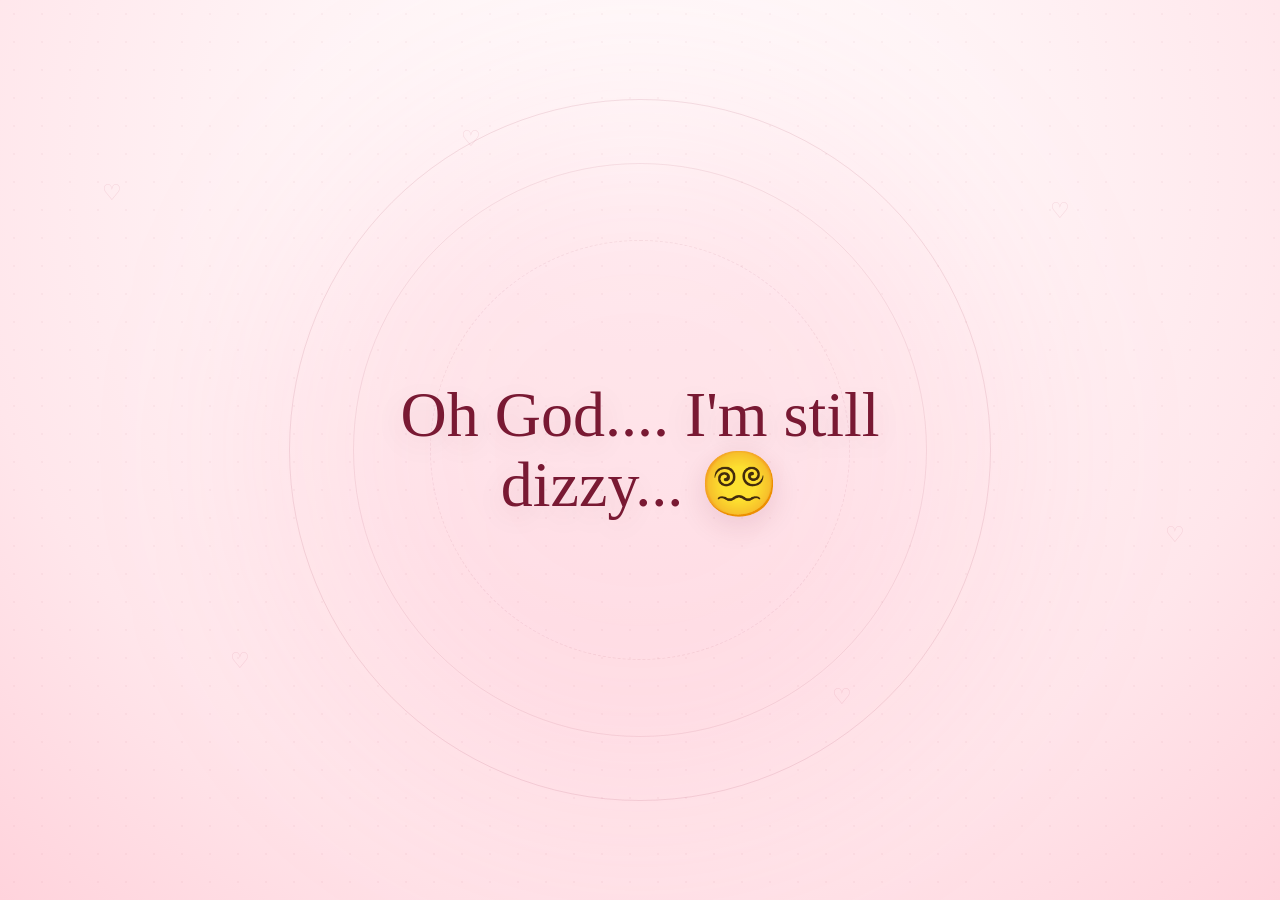
<file: wake.html>
<!DOCTYPE html>
<html lang="en">

<head>

<meta charset="UTF-8">

<meta
    name="viewport"
    content="width=device-width, initial-scale=1.0"
>

<title>Wake Up Baby ❤️</title>

<style>

/* =========================================================
   RESET
========================================================= */

*{
    margin:0;
    padding:0;
    box-sizing:border-box;
}

html,
body{
    width:100%;
    height:100%;
}

body{

    overflow:hidden;

    font-family:
        "Segoe UI",
        Arial,
        sans-serif;

    background:
        radial-gradient(
            circle at 50% 15%,
            #fffafa 0%,
            #fff1f4 35%,
            #ffe4e9 68%,
            #ffd1db 100%
        );

    color:#7b1834;

    user-select:none;

    -webkit-tap-highlight-color:transparent;

}


/* =========================================================
   BACKGROUND
========================================================= */

.background{

    position:fixed;

    inset:0;

    overflow:hidden;

    background:
        radial-gradient(
            circle at 50% 18%,
            #fffdfd 0%,
            #fff4f6 35%,
            #ffe6eb 70%,
            #ffd3dc 100%
        );

    transform-origin:center;

    transition:
        transform .5s ease;

}

.background::before{

    content:"";

    position:absolute;

    width:65vw;
    height:65vw;

    max-width:700px;
    max-height:700px;

    left:50%;
    top:50%;

    transform:
        translate(-50%,-50%);

    border-radius:50%;

    background:
        rgba(255,92,132,.12);

    filter:
        blur(100px);

}

.background::after{

    content:"";

    position:absolute;

    inset:0;

    background-image:
        radial-gradient(
            rgba(145,30,60,.07) 1px,
            transparent 1px
        );

    background-size:28px 28px;

    opacity:.55;

}


/* =========================================================
   FLOATING HEARTS
========================================================= */

.hearts{

    position:absolute;

    inset:0;

    pointer-events:none;

}

.hearts span{

    position:absolute;

    color:#b72b50;

    opacity:.13;

    font-size:22px;

    animation:
        floatingHeart 5s ease-in-out infinite;

}

.hearts span:nth-child(1){
    left:8%;
    top:20%;
}

.hearts span:nth-child(2){
    left:18%;
    top:72%;
    animation-delay:.8s;
}

.hearts span:nth-child(3){
    left:36%;
    top:14%;
    animation-delay:1.5s;
}

.hearts span:nth-child(4){
    left:65%;
    top:76%;
    animation-delay:2s;
}

.hearts span:nth-child(5){
    left:82%;
    top:22%;
    animation-delay:.5s;
}

.hearts span:nth-child(6){
    left:91%;
    top:58%;
    animation-delay:2.4s;
}

@keyframes floatingHeart{

    0%,
    100%{
        transform:
            translateY(0)
            rotate(0);
    }

    50%{
        transform:
            translateY(-18px)
            rotate(8deg);
    }

}


/* =========================================================
   DIZZY RINGS
========================================================= */

.dizzy-layer{

    position:absolute;

    inset:0;

    pointer-events:none;

    opacity:.75;

    transition:
        opacity 1.5s ease;

}

.dizzy-layer.calm{

    opacity:0;

}

.dizzy-ring{

    position:absolute;

    width:78vmin;
    height:78vmin;

    left:50%;
    top:50%;

    transform:
        translate(-50%,-50%);

    border:
        1px solid
        rgba(145,30,60,.15);

    border-radius:50%;

    animation:
        dizzyRotation 11s linear infinite;

}

.dizzy-ring::before{

    content:"";

    position:absolute;

    inset:9%;

    border:
        1px solid
        rgba(145,30,60,.12);

    border-radius:50%;

}

.dizzy-ring::after{

    content:"";

    position:absolute;

    inset:20%;

    border:
        1px dashed
        rgba(145,30,60,.10);

    border-radius:50%;

}

@keyframes dizzyRotation{

    from{
        transform:
            translate(-50%,-50%)
            rotate(0deg);
    }

    to{
        transform:
            translate(-50%,-50%)
            rotate(360deg);
    }

}


/* =========================================================
   DIZZY TAP LEVELS
========================================================= */

body.dizzy1 .background{

    transform:
        scale(1.04)
        rotate(1deg);

}

body.dizzy2 .background{

    transform:
        scale(1.09)
        rotate(-2deg);

}

body.dizzy3 .background{

    transform:
        scale(1.15)
        rotate(3deg);

}

body.dizzy1 .dizzy-ring{

    animation-duration:5s;

}

body.dizzy2 .dizzy-ring{

    animation-duration:3s;

}

body.dizzy3 .dizzy-ring{

    animation-duration:1.5s;

}

body.dizzy3{

    animation:
        screenShake .7s ease;

}

@keyframes screenShake{

    0%{
        transform:rotate(0);
    }

    20%{
        transform:rotate(-1deg);
    }

    40%{
        transform:rotate(1.5deg);
    }

    60%{
        transform:rotate(-1deg);
    }

    80%{
        transform:rotate(.6deg);
    }

    100%{
        transform:rotate(0);
    }

}


/* =========================================================
   BLURRED OPENING
========================================================= */

.wake-blur{

    position:absolute;

    inset:-30px;

    z-index:5;

    background:
        rgba(255,246,248,.34);

    backdrop-filter:
        blur(25px);

    -webkit-backdrop-filter:
        blur(25px);

    transition:
        opacity 3.5s ease;

}

.wake-blur.clear{

    opacity:0;

}


/* =========================================================
   DIALOGUES
========================================================= */

.dialogue-layer{

    position:absolute;

    inset:0;

    z-index:20;

    display:flex;

    align-items:center;

    justify-content:center;

    pointer-events:none;

}

.dialogue{

    position:absolute;

    width:min(92%,700px);

    text-align:center;

    padding:25px;

    opacity:0;

    filter:blur(10px);

    transform:
        translateY(20px)
        scale(.97);

    transition:
        opacity 1s ease,
        filter 1s ease,
        transform 1s ease;

}

.dialogue.show{

    opacity:1;

    filter:blur(0);

    transform:
        translateY(0)
        scale(1);

}

.dialogue.hide{

    opacity:0;

    filter:blur(7px);

    transform:
        translateY(-15px)
        scale(.98);

}

.dialogue h1{

    font-family:
        Georgia,
        "Times New Roman",
        serif;

    font-size:
        clamp(34px,7vw,64px);

    font-weight:500;

    line-height:1.1;

    color:#791933;

    text-shadow:
        0 8px 30px
        rgba(100,20,40,.12);

}

.emoji{

    display:inline-block;

    animation:
        emojiFloat 1.8s ease-in-out infinite;

}

@keyframes emojiFloat{

    0%,
    100%{
        transform:
            translateY(0)
            rotate(0);
    }

    50%{
        transform:
            translateY(-6px)
            rotate(5deg);
    }

}


/* =========================================================
   PHONE STAGE
========================================================= */

.phone-stage{

    position:fixed;

    inset:0;

    z-index:100;

    display:flex;

    align-items:center;

    justify-content:center;

    opacity:0;

    visibility:hidden;

    transition:
        opacity 1s ease,
        visibility 1s ease;

}

.phone-stage.visible{

    opacity:1;

    visibility:visible;

}


/* =========================================================
   IPHONE
========================================================= */

.iphone{

    position:relative;

    width:min(335px,83vw);

    height:min(690px,86vh);

    padding:9px;

    border-radius:46px;

    background:
        linear-gradient(
            145deg,
            #e5e5e5,
            #777 22%,
            #111 52%,
            #555 82%,
            #d5d5d5
        );

    box-shadow:

        0 35px 80px
        rgba(100,15,40,.28),

        0 12px 30px
        rgba(100,15,40,.18);

    transform:
        translateY(60px)
        scale(.88);

    opacity:0;

    transition:
        transform 1s cubic-bezier(.2,.8,.2,1),
        opacity 1s ease;

}

.phone-stage.visible .iphone{

    transform:
        translateY(0)
        scale(1);

    opacity:1;

}

.iphone::before{

    content:"";

    position:absolute;

    inset:3px;

    border-radius:43px;

    border:
        1px solid
        rgba(255,255,255,.65);

    pointer-events:none;

    z-index:50;

}


/* =========================================================
   PHONE SCREEN
========================================================= */

.phone-screen{

    position:relative;

    width:100%;
    height:100%;

    overflow:hidden;

    border-radius:38px;

    background:
        linear-gradient(
            145deg,
            #6f1831,
            #370d1b 55%,
            #17050b
        );

    color:white;

}


/* =========================================================
   DYNAMIC ISLAND
========================================================= */

.dynamic-island{

    position:absolute;

    top:12px;
    left:50%;

    transform:
        translateX(-50%);

    width:94px;
    height:28px;

    border-radius:30px;

    background:#050505;

    z-index:30;

}


/* =========================================================
   STATUS BAR
========================================================= */

.status-bar{

    position:absolute;

    top:17px;
    left:22px;
    right:22px;

    display:flex;

    justify-content:space-between;

    color:white;

    font:
        600 10px Arial;

    z-index:31;

}


/* =========================================================
   LOCK SCREEN
========================================================= */

.lock-screen{

    position:absolute;

    inset:0;

    display:flex;

    flex-direction:column;

    align-items:center;

    padding-top:105px;

    transition:
        opacity .6s ease,
        transform .6s ease;

}

.lock-screen.opened{

    opacity:0;

    transform:
        scale(1.05);

    pointer-events:none;

}

.lock-time{

    font:
        300
        clamp(50px,13vw,72px)
        Arial;

    letter-spacing:-3px;

}

.lock-date{

    margin-top:5px;

    font:
        500 13px Arial;

    opacity:.82;

}


/* =========================================================
   NOTIFICATION
========================================================= */

.notification{

    position:absolute;

    left:15px;
    right:15px;

    top:44%;

    padding:15px;

    border-radius:22px;

    background:
        rgba(35,18,25,.72);

    border:
        1px solid
        rgba(255,255,255,.15);

    backdrop-filter:
        blur(22px);

    -webkit-backdrop-filter:
        blur(22px);

    box-shadow:
        0 18px 40px
        rgba(0,0,0,.28);

    opacity:0;

    transform:
        translateY(25px)
        scale(.97);

    transition:
        opacity .7s ease,
        transform .7s ease;

    cursor:pointer;

}

.notification.show{

    opacity:1;

    transform:
        translateY(0)
        scale(1);

}

.notification-header{

    display:flex;

    align-items:center;

    gap:9px;

}

.notification-avatar{

    width:34px;
    height:34px;

    border-radius:50%;

    display:grid;

    place-items:center;

    background:
        linear-gradient(
            135deg,
            #e75a7c,
            #78102f
        );

    font-size:15px;

}

.notification-name{

    font:
        600 13px Arial;

}

.notification-time{

    margin-left:auto;

    font:
        10px Arial;

    opacity:.5;

}

.notification-body{

    margin-top:9px;

    font:
        400 13px/1.4 Arial;

}

.notification-hint{

    position:absolute;

    bottom:32px;

    left:0;
    right:0;

    text-align:center;

    font:
        600 9px Arial;

    letter-spacing:2px;

    text-transform:uppercase;

    opacity:.55;

    animation:
        hintPulse 2s ease-in-out infinite;

}

@keyframes hintPulse{

    50%{
        opacity:.9;
    }

}


/* =========================================================
   PHONE RING
========================================================= */

.phone-ring{

    animation:
        phoneShake .18s ease-in-out 0s 4;

}

@keyframes phoneShake{

    0%{
        transform:
            translateY(0)
            scale(1);
    }

    25%{
        transform:
            translateX(-4px)
            scale(1);
    }

    50%{
        transform:
            translateX(4px)
            scale(1);
    }

    75%{
        transform:
            translateX(-3px)
            scale(1);
    }

    100%{
        transform:
            translateY(0)
            scale(1);
    }

}


/* =========================================================
   CHAT SCREEN
========================================================= */

.chat-screen{

    position:absolute;

    inset:0;

    opacity:0;

    visibility:hidden;

    transform:
        translateX(20px);

    transition:
        opacity .7s ease,
        transform .7s ease,
        visibility .7s;

}

.chat-screen.active{

    opacity:1;

    visibility:visible;

    transform:
        translateX(0);

}

.chat-background{

    position:absolute;

    inset:0;

    background:

        radial-gradient(
            circle at 20% 15%,
            rgba(255,100,140,.16),
            transparent 28%
        ),

        radial-gradient(
            circle at 80% 75%,
            rgba(255,100,140,.12),
            transparent 30%
        ),

        linear-gradient(
            145deg,
            #461020,
            #210811 70%,
            #100308
        );

}


/* =========================================================
   CHAT HEADER
========================================================= */

.chat-header{

    position:absolute;

    top:0;
    left:0;
    right:0;

    height:76px;

    padding:
        34px
        17px
        8px;

    display:flex;

    align-items:flex-end;

    gap:9px;

    background:
        rgba(25,6,13,.72);

    backdrop-filter:
        blur(20px);

    z-index:10;

}

.chat-back{

    font-size:25px;

}

.chat-avatar{

    width:30px;
    height:30px;

    display:grid;

    place-items:center;

    border-radius:50%;

    background:
        linear-gradient(
            135deg,
            #e45a7b,
            #78102f
        );

    font-size:13px;

}

.chat-name{

    color:white;

    font:
        700 12px Arial;

}

.chat-online{

    color:#9ee6b0;

    font:
        500 8px Arial;

}


/* =========================================================
   CHAT BODY
========================================================= */

.chat-body{

    position:absolute;

    top:76px;
    bottom:65px;

    left:0;
    right:0;

    padding:
        18px 14px;

    display:flex;

    flex-direction:column;

    justify-content:flex-end;

    gap:9px;

    overflow:hidden;

}


/* =========================================================
   MESSAGES
========================================================= */

.message{

    max-width:78%;

    padding:
        10px 13px;

    font:
        400 12px/1.45 Arial;

    box-shadow:
        0 6px 18px
        rgba(0,0,0,.16);

    animation:
        messageAppear .45s
        cubic-bezier(.2,.8,.2,1);

}

.message.ritesh{

    align-self:flex-start;

    border-radius:
        18px 18px 18px 5px;

    background:#f4eef1;

    color:#2c1b22;

}

.message.tisha{

    align-self:flex-end;

    border-radius:
        18px 18px 5px 18px;

    background:
        linear-gradient(
            135deg,
            #d94f70,
            #9b2447
        );

    color:white;

}

@keyframes messageAppear{

    from{

        opacity:0;

        transform:
            translateY(12px)
            scale(.96);

    }

    to{

        opacity:1;

        transform:
            translateY(0)
            scale(1);

    }

}


/* =========================================================
   TYPING
========================================================= */

.typing{

    display:none;

    align-self:flex-start;

    padding:
        9px 13px;

    border-radius:
        18px 18px 18px 5px;

    background:
        rgba(255,255,255,.13);

    border:
        1px solid
        rgba(255,255,255,.08);

    font:
        11px Arial;

}

.typing.show{

    display:block;

}

.typing-dots span{

    display:inline-block;

    animation:
        typingDot 1.1s infinite;

}

.typing-dots span:nth-child(2){

    animation-delay:.15s;

}

.typing-dots span:nth-child(3){

    animation-delay:.3s;

}

@keyframes typingDot{

    0%,
    60%,
    100%{

        transform:
            translateY(0);

        opacity:.4;

    }

    30%{

        transform:
            translateY(-3px);

        opacity:1;

    }

}


/* =========================================================
   CHAT INPUT
========================================================= */

.chat-input{

    position:absolute;

    bottom:0;
    left:0;
    right:0;

    height:65px;

    padding:
        10px 13px;

    display:flex;

    align-items:center;

    background:
        rgba(20,5,12,.82);

    z-index:10;

}

.fake-input{

    flex:1;

    height:40px;

    display:flex;

    align-items:center;

    padding:
        0 14px;

    border:
        1px solid
        rgba(255,255,255,.13);

    border-radius:22px;

    background:
        rgba(255,255,255,.08);

    color:
        rgba(255,255,255,.4);

    font:
        11px Arial;

}

.send-button{

    width:40px;
    height:40px;

    margin-left:8px;

    border:0;

    border-radius:50%;

    background:
        linear-gradient(
            135deg,
            #d94f70,
            #8c1537
        );

    color:white;

    font-size:17px;

    cursor:pointer;

}

.send-button:active{

    transform:scale(.88);

}

.chat-hint{

    position:absolute;

    bottom:76px;

    left:0;
    right:0;

    text-align:center;

    font:
        600 9px Arial;

    letter-spacing:2px;

    text-transform:uppercase;

    color:#f3a6ba;

    opacity:.65;

    animation:
        hintPulse 2s ease-in-out infinite;

    pointer-events:none;

}


/* =========================================================
   FINAL MEMORY TEST TRANSITION
========================================================= */

.quiz-transition{

    position:fixed;

    inset:0;

    z-index:500;

    display:flex;

    align-items:center;

    justify-content:center;

    text-align:center;

    background:
        radial-gradient(
            circle at 50% 40%,
            #fff7f8,
            #ffdde5 65%,
            #f7bdcc 100%
        );

    opacity:0;

    visibility:hidden;

    transform:
        scale(1.04);

    transition:
        opacity 1s ease,
        transform 1s ease,
        visibility 1s ease;

}

.quiz-transition.active{

    opacity:1;

    visibility:visible;

    transform:
        scale(1);

}

.quiz-content{

    width:min(90%,650px);

    padding:30px;

}

.quiz-eyebrow{

    font:
        700 10px Arial;

    letter-spacing:4px;

    color:#8b2945;

    margin-bottom:18px;

    opacity:.7;

}

.quiz-content h2{

    font:
        500
        clamp(48px,9vw,76px)
        Georgia,
        serif;

    line-height:.9;

    color:#7d1834;

}

.quiz-content h2 span{

    display:block;

    color:#a92549;

    font-style:italic;

}

.quiz-content p{

    margin:
        20px auto 0;

    max-width:470px;

    color:#633040;

    font:
        400 13px/1.7 Arial;

    opacity:.8;

}

.quiz-ready{

    margin-top:25px;

    display:inline-block;

    padding:
        13px 22px;

    border:
        1px solid
        rgba(125,24,52,.25);

    border-radius:30px;

    color:#7d1834;

    background:
        rgba(255,255,255,.35);

    font:
        700 10px Arial;

    letter-spacing:2px;

    text-transform:uppercase;

    cursor:pointer;

    transition:.25s;

}

.quiz-ready:hover{

    transform:
        translateY(-2px);

    background:
        rgba(255,255,255,.55);

}


/* =========================================================
   MOBILE
========================================================= */

@media(max-width:420px){

    .iphone{

        width:min(320px,84vw);

        height:min(670px,86vh);

    }

    .dialogue h1{

        font-size:
            clamp(31px,8vw,48px);

    }

    .message{

        font-size:11.5px;

    }

}

</style>

</head>


<body>


<!-- =======================================================
     BACKGROUND
======================================================= -->

<div class="background">

    <div class="hearts">

        <span>♡</span>
        <span>♡</span>
        <span>♡</span>
        <span>♡</span>
        <span>♡</span>
        <span>♡</span>

    </div>


    <div
        class="dizzy-layer"
        id="dizzyLayer"
    >

        <div class="dizzy-ring"></div>

    </div>


    <div
        class="wake-blur"
        id="wakeBlur"
    ></div>

</div>


<!-- =======================================================
     WAKE-UP DIALOGUES
======================================================= -->

<div class="dialogue-layer">


    <div
        class="dialogue"
        id="dialogue1"
    >

        <h1>
            Oh God.... I'm still dizzy...
            <span class="emoji">😵‍💫</span>
        </h1>

    </div>


    <div
        class="dialogue"
        id="dialogue2"
    >

        <h1>
            Riteshhh... Babeeeee!!
            <span class="emoji">🥺</span>
        </h1>

    </div>


    <div
        class="dialogue"
        id="dialogue3"
    >

        <h1>
            Babe.... Where are you?
            <span class="emoji">🥺❤️</span>
        </h1>

    </div>

</div>


<!-- =======================================================
     PHONE
======================================================= -->

<div
    class="phone-stage"
    id="phoneStage"
>

    <div
        class="iphone"
        id="iphone"
    >

        <div class="phone-screen">


            <div class="dynamic-island"></div>


            <div class="status-bar">

                <span>
                    12:37
                </span>

                <span>
                    ▮▮▮ ◉
                </span>

            </div>


            <!-- LOCK SCREEN -->

            <div
                class="lock-screen"
                id="lockScreen"
            >

                <div class="lock-time">
                    12:37
                </div>

                <div class="lock-date">
                    Wednesday, September 3
                </div>

            </div>


            <!-- NOTIFICATION -->

            <div
                class="notification"
                id="notification"
            >

                <div class="notification-header">

                    <div class="notification-avatar">
                        R
                    </div>

                    <div>

                        <div class="notification-name">
                            Ritesh ❤️
                        </div>

                    </div>

                    <div class="notification-time">
                        now
                    </div>

                </div>


                <div class="notification-body">
                    Hi baby ❤️
                </div>

            </div>


            <div
                class="notification-hint"
                id="notificationHint"
            >
                Tap notification
            </div>


            <!-- CHAT -->

            <div
                class="chat-screen"
                id="chatScreen"
            >

                <div class="chat-background"></div>


                <div class="chat-header">

                    <div class="chat-back">
                        ‹
                    </div>

                    <div class="chat-avatar">
                        R
                    </div>

                    <div>

                        <div class="chat-name">
                            Ritesh ❤️
                        </div>

                        <div class="chat-online">
                            ● online
                        </div>

                    </div>

                </div>


                <div
                    class="chat-body"
                    id="chatBody"
                >

                    <div
                        class="typing"
                        id="typing"
                    >

                        typing

                        <span class="typing-dots">
                            <span>•</span>
                            <span>•</span>
                            <span>•</span>
                        </span>

                    </div>

                </div>


                <div
                    class="chat-hint"
                    id="chatHint"
                >
                    Tap to read
                </div>


                <div class="chat-input">

                    <div class="fake-input">
                        Message
                    </div>

                    <button
                        class="send-button"
                        id="sendButton"
                    >
                        ↑
                    </button>

                </div>

            </div>

        </div>

    </div>

</div>


<!-- =======================================================
     QUIZ TRANSITION
======================================================= -->

<div
    class="quiz-transition"
    id="quizTransition"
>

    <div class="quiz-content">

        <div class="quiz-eyebrow">
            THE MEMORY TEST
        </div>

        <h2>
            Seven Wonders
            <span>of us.</span>
        </h2>

        <p>
            You remember him.
            You remember everything.
            Now let's see just how sharp that birthday girl's
            memory really is...
        </p>

        <div
            class="quiz-ready"
            id="quizReady"
        >
            Memory Test →
        </div>

    </div>

</div>


<script>

/* =========================================================
   AUDIO VARIABLES
========================================================= */

let audioContext = null;

let masterGain = null;

let musicGain = null;

let effectGain = null;

let musicInterval = null;

let audioUnlocked = false;


/* =========================================================
   INITIALIZE AUDIO
========================================================= */

function initAudio(){

    if(audioContext){
        return true;
    }

    const AudioContextClass =
        window.AudioContext ||
        window.webkitAudioContext;

    if(!AudioContextClass){
        return false;
    }

    audioContext =
        new AudioContextClass();

    masterGain =
        audioContext.createGain();

    musicGain =
        audioContext.createGain();

    effectGain =
        audioContext.createGain();


    masterGain.gain.value =
        .72;

    musicGain.gain.value =
        .20;

    effectGain.gain.value =
        .45;


    musicGain.connect(
        masterGain
    );

    effectGain.connect(
        masterGain
    );

    masterGain.connect(
        audioContext.destination
    );

    return true;

}


/* =========================================================
   UNLOCK AUDIO
========================================================= */

async function unlockAudio(){

    if(!initAudio()){
        return false;
    }

    try{

        if(
            audioContext.state ===
            "suspended"
        ){

            await audioContext.resume();

        }

        audioUnlocked = true;

        return true;

    }catch(error){

        console.warn(
            "Audio could not start:",
            error
        );

        return false;

    }

}


/* =========================================================
   OSCILLATOR TONE
========================================================= */

function tone(
    frequency,
    duration,
    type,
    volume,
    destination,
    delay = 0
){

    if(!audioContext){
        return;
    }

    const now =
        audioContext.currentTime +
        delay;

    const oscillator =
        audioContext.createOscillator();

    const gain =
        audioContext.createGain();


    oscillator.type =
        type || "sine";

    oscillator.frequency.setValueAtTime(
        frequency,
        now
    );


    gain.gain.setValueAtTime(
        0.0001,
        now
    );

    gain.gain.exponentialRampToValueAtTime(
        Math.max(
            volume || .03,
            .0001
        ),
        now + .025
    );

    gain.gain.exponentialRampToValueAtTime(
        .0001,
        now + duration
    );


    oscillator.connect(gain);

    gain.connect(
        destination || effectGain
    );


    oscillator.start(now);

    oscillator.stop(
        now +
        duration +
        .05
    );

}


/* =========================================================
   PAGE 2 STYLE CUTE BGM
========================================================= */

function startCuteBGM(){

    if(
        !audioUnlocked ||
        musicInterval
    ){
        return;
    }


    const melody = [

        523.25,
        659.25,
        783.99,
        659.25,

        587.33,
        698.46,
        880.00,
        698.46,

        523.25,
        659.25,
        783.99,
        987.77,

        880.00,
        783.99,
        659.25,
        587.33

    ];


    let index = 0;


    function playMusicNote(){

        const frequency =
            melody[
                index %
                melody.length
            ];


        tone(
            frequency,
            .34,
            "sine",
            .035,
            musicGain
        );


        tone(
            frequency / 2,
            .42,
            "triangle",
            .012,
            musicGain,
            .02
        );


        index++;

    }


    playMusicNote();


    musicInterval =
        setInterval(
            playMusicNote,
            390
        );

}


/* =========================================================
   EFFECTS
========================================================= */

function clickSound(){

    if(!audioUnlocked){
        return;
    }

    tone(
        880,
        .06,
        "sine",
        .04,
        effectGain
    );

}


function notificationSound(){

    if(!audioUnlocked){
        return;
    }

    tone(
        659.25,
        .13,
        "sine",
        .06,
        effectGain
    );

    tone(
        987.77,
        .18,
        "sine",
        .045,
        effectGain,
        .10
    );

}


function messageSound(){

    if(!audioUnlocked){
        return;
    }

    tone(
        783.99,
        .10,
        "sine",
        .055,
        effectGain
    );

    tone(
        987.77,
        .16,
        "sine",
        .04,
        effectGain,
        .08
    );

}


function typingSound(){

    if(!audioUnlocked){
        return;
    }

    tone(
        740,
        .035,
        "sine",
        .012,
        effectGain
    );

}


function dizzySound(){

    if(!audioUnlocked){
        return;
    }

    tone(
        240,
        .25,
        "sine",
        .025,
        effectGain
    );

    tone(
        320,
        .28,
        "sine",
        .018,
        effectGain,
        .08
    );

}


function transitionSound(){

    if(!audioUnlocked){
        return;
    }

    tone(
        392,
        .35,
        "sine",
        .035,
        effectGain
    );

    tone(
        523.25,
        .42,
        "sine",
        .03,
        effectGain,
        .10
    );

    tone(
        659.25,
        .55,
        "sine",
        .025,
        effectGain,
        .20
    );

}


/* =========================================================
   DOM ELEMENTS
========================================================= */

const wakeBlur =
    document.getElementById(
        "wakeBlur"
    );

const dizzyLayer =
    document.getElementById(
        "dizzyLayer"
    );

const dialogue1 =
    document.getElementById(
        "dialogue1"
    );

const dialogue2 =
    document.getElementById(
        "dialogue2"
    );

const dialogue3 =
    document.getElementById(
        "dialogue3"
    );

const phoneStage =
    document.getElementById(
        "phoneStage"
    );

const iphone =
    document.getElementById(
        "iphone"
    );

const notification =
    document.getElementById(
        "notification"
    );

const notificationHint =
    document.getElementById(
        "notificationHint"
    );

const lockScreen =
    document.getElementById(
        "lockScreen"
    );

const chatScreen =
    document.getElementById(
        "chatScreen"
    );

const chatBody =
    document.getElementById(
        "chatBody"
    );

const typing =
    document.getElementById(
        "typing"
    );

const chatHint =
    document.getElementById(
        "chatHint"
    );

const sendButton =
    document.getElementById(
        "sendButton"
    );

const quizTransition =
    document.getElementById(
        "quizTransition"
    );

const quizReadyButton =
    document.getElementById(
        "quizReady"
    );


/* =========================================================
   STATE
========================================================= */

let dizzyTaps = 0;

let messageIndex = 0;

let messageBusy = false;

let quizUnlocked = false;


/* =========================================================
   START AUDIO ON FIRST INTERACTION
========================================================= */

document.addEventListener(
    "pointerdown",
    async function(){

        await unlockAudio();

        startCuteBGM();

    },
    {
        once:true
    }
);


/* =========================================================
   FIRST THREE DIZZY TAPS
========================================================= */

document.addEventListener(
    "click",
    function(event){

        if(
            phoneStage.classList.contains(
                "visible"
            )
        ){
            return;
        }


        if(
            dizzyTaps >= 3
        ){
            return;
        }


        dizzyTaps++;


        dizzySound();


        document.body.classList.remove(
            "dizzy1",
            "dizzy2",
            "dizzy3"
        );


        void document.body.offsetWidth;


        document.body.classList.add(
            "dizzy" + dizzyTaps
        );


        if(
            dizzyTaps === 3
        ){

            setTimeout(
                function(){

                    dizzyLayer.classList.add(
                        "calm"
                    );

                },
                800
            );

        }

    },
    true
);


/* =========================================================
   OPENING CINEMATIC
========================================================= */

setTimeout(
    function(){

        wakeBlur.classList.add(
            "clear"
        );

    },
    900
);


/* =========================================================
   DIALOGUE 1
========================================================= */

setTimeout(
    function(){

        dialogue1.classList.add(
            "show"
        );

    },
    1800
);


setTimeout(
    function(){

        dialogue1.classList.remove(
            "show"
        );

        dialogue1.classList.add(
            "hide"
        );

    },
    4400
);


/* =========================================================
   DIALOGUE 2
========================================================= */

setTimeout(
    function(){

        dialogue2.classList.add(
            "show"
        );

    },
    4850
);


setTimeout(
    function(){

        dialogue2.classList.remove(
            "show"
        );

        dialogue2.classList.add(
            "hide"
        );

    },
    6900
);


/* =========================================================
   DIALOGUE 3
========================================================= */

setTimeout(
    function(){

        dialogue3.classList.add(
            "show"
        );

    },
    7350
);


setTimeout(
    function(){

        dialogue3.classList.remove(
            "show"
        );

        dialogue3.classList.add(
            "hide"
        );

    },
    9700
);


/* =========================================================
   PHONE APPEARS
========================================================= */

setTimeout(
    function(){

        phoneStage.classList.add(
            "visible"
        );


        setTimeout(
            function(){

                iphone.classList.add(
                    "phone-ring"
                );

                notificationSound();

                setTimeout(
                    function(){

                        iphone.classList.remove(
                            "phone-ring"
                        );

                    },
                    900
                );

            },
            800
        );


        setTimeout(
            function(){

                notification.classList.add(
                    "show"
                );

            },
            1250
        );

    },
    10000
);


/* =========================================================
   NOTIFICATION CLICK
========================================================= */

notification.addEventListener(
    "click",
    async function(event){

        event.stopPropagation();


        await unlockAudio();

        startCuteBGM();

        clickSound();


        notification.classList.remove(
            "show"
        );


        notificationHint.style.display =
            "none";


        lockScreen.classList.add(
            "opened"
        );


        setTimeout(
            function(){

                chatScreen.classList.add(
                    "active"
                );

                chatHint.textContent =
                    "Tap to read";

            },
            450
        );

    }
);


/* =========================================================
   CHAT DATA
========================================================= */

const messages = [

    {
        type:"R",
        text:"Hi babe ❤️"
    },

    {
        type:"T",
        text:"Babe where are you? 🥺"
    },

    {
        type:"R",
        text:"Don't worry im close 😌"
    },

    {
        type:"T",
        text:"Come to me 🥺❤️"
    },

    {
        type:"R",
        text:"Ahn Ahn... not so easily... 😏"
    },

    {
        type:"T",
        text:"Why?????? 🥺"
    },

    {
        type:"R",
        text:"I want to know something... ❤️"
    },

    {
        type:"T",
        text:"What?????? 👀"
    },

    {
        type:"R",
        text:"How much do you remember us??? 🥰"
    }

];


/* =========================================================
   SHOW NEXT MESSAGE
========================================================= */

function showNextMessage(){

    if(messageBusy){
        return;
    }


    if(
        messageIndex >=
        messages.length
    ){
        return;
    }


    messageBusy = true;


    const currentMessage =
        messages[
            messageIndex
        ];


    clickSound();


    /*
       Position typing bubble
       according to speaker.
    */

    if(
        currentMessage.type === "T"
    ){

        typing.style.alignSelf =
            "flex-end";

        typing.style.borderRadius =
            "18px 18px 5px 18px";

    }else{

        typing.style.alignSelf =
            "flex-start";

        typing.style.borderRadius =
            "18px 18px 18px 5px";

    }


    typing.classList.add(
        "show"
    );


    typingSound();

    setTimeout(
        typingSound,
        160
    );

    setTimeout(
        typingSound,
        320
    );


    /*
       Message appears after typing.
    */

    setTimeout(
        function(){

            typing.classList.remove(
                "show"
            );


            const message =
                document.createElement(
                    "div"
                );


            message.className =
                "message " +
                (
                    currentMessage.type === "R"
                    ? "ritesh"
                    : "tisha"
                );


            message.textContent =
                currentMessage.text;


            chatBody.insertBefore(
                message,
                typing
            );


            messageSound();


            messageIndex++;


            /*
               More messages remain.
            */

            if(
                messageIndex <
                messages.length
            ){

                messageBusy =
                    false;

                chatHint.style.opacity =
                    ".65";

                chatHint.textContent =
                    "Tap to read";

            }


            /*
               Last message reached.
            */

            else{

                messageBusy =
                    false;

                quizUnlocked =
                    true;

                chatHint.textContent =
                    "Tap to continue";

                chatHint.style.opacity =
                    ".8";

            }

        },
        1450
    );

}


/* =========================================================
   CHAT SCREEN CLICK
========================================================= */

chatScreen.addEventListener(
    "click",
    function(event){

        /*
           Don't process the
           input button twice.
        */

        if(
            event.target.closest(
                "#sendButton"
            )
        ){
            return;
        }


        /*
           After final message:
           go to memory transition.
        */

        if(
            quizUnlocked &&
            !messageBusy
        ){

            goToQuiz();

            return;

        }


        /*
           Otherwise reveal
           next message.
        */

        if(
            !messageBusy &&
            messageIndex <
            messages.length
        ){

            showNextMessage();

        }

    }
);


/* =========================================================
   SEND BUTTON
========================================================= */

sendButton.addEventListener(
    "click",
    function(event){

        event.stopPropagation();


        if(
            quizUnlocked &&
            !messageBusy
        ){

            goToQuiz();

            return;

        }


        if(
            !messageBusy &&
            messageIndex <
            messages.length
        ){

            showNextMessage();

        }

    }
);


/* =========================================================
   GO TO MEMORY TEST
========================================================= */

function goToQuiz(){

    if(!quizUnlocked){
        return;
    }


    quizUnlocked =
        false;


    transitionSound();


    chatScreen.style.transition =
        "opacity .7s ease, transform .7s ease";

    chatScreen.style.opacity =
        "0";

    chatScreen.style.transform =
        "scale(.97)";


    iphone.style.transition =
        "opacity .8s ease, transform .8s ease";

    iphone.style.opacity =
        "0";

    iphone.style.transform =
        "scale(.94)";


    setTimeout(
        function(){

            quizTransition.classList.add(
                "active"
            );

        },
        650
    );

}


/* =========================================================
   MEMORY TEST BUTTON
========================================================= */

quizReadyButton.addEventListener(
    "click",
    function(){

        window.location.href =
            "quiz.html";

    }
);


/* =========================================================
   PREVENT DOUBLE CLICK
========================================================= */

document.addEventListener(
    "dblclick",
    function(event){

        event.preventDefault();

    }
);

</script>

</body>

</html>
</file>
